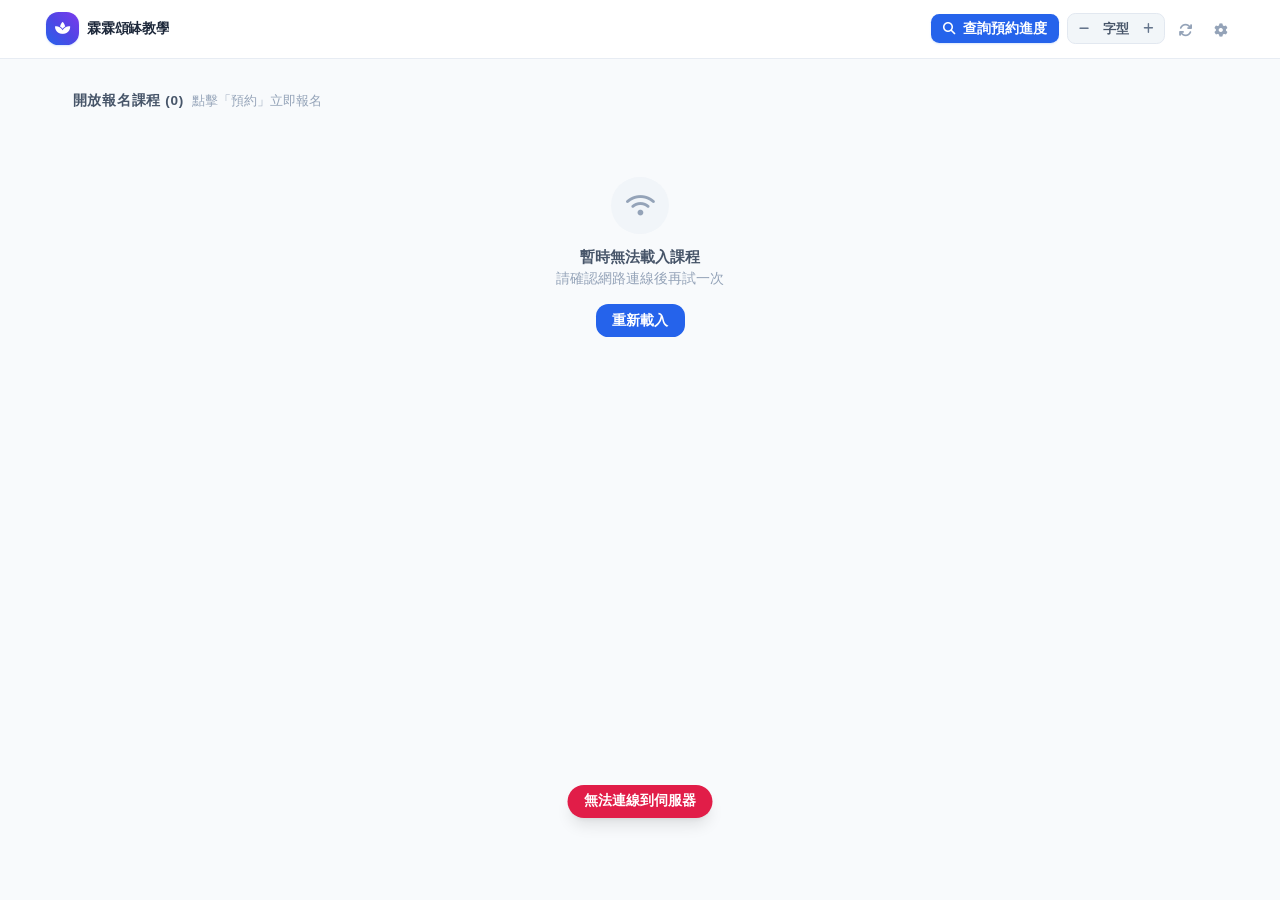
<file: index.html>
<!DOCTYPE html>
<html lang="zh-TW">
<head>
  <meta charset="UTF-8">
  <meta name="viewport" content="width=device-width, initial-scale=1.0">
  <meta name="theme-color" content="#2563eb">
  <title>霖霖的課程預約系統</title>
  <link rel="stylesheet" href="tailwind.css?v=3.7.3">
  <link rel="stylesheet" href="https://cdnjs.cloudflare.com/ajax/libs/font-awesome/6.4.0/css/all.min.css">
  <style>
    :root { --client-font-size: 16px; }
    html  { font-size: var(--client-font-size) !important; }
    @media (min-width: 768px)  { :root { --client-font-size: 16.5px; } }
    @media (min-width: 1024px) { :root { --client-font-size: 17px; } }

    body {
      background-color: #f8fafc;
      font-family: -apple-system, BlinkMacSystemFont, "Segoe UI", Roboto,
        "Noto Sans TC", "Helvetica Neue", Arial, sans-serif;
      -webkit-tap-highlight-color: transparent;
      font-size: 1rem; line-height: 1.5;
    }
    .text-\[9px\]  { font-size: 0.65rem !important; }
    .text-\[10px\] { font-size: 0.70rem !important; }
    .text-\[11px\] { font-size: 0.76rem !important; }
    .text-xs       { font-size: 0.82rem !important; }
    .text-sm       { font-size: 0.90rem !important; }
    .text-base     { font-size: 1.00rem !important; }
    .text-lg       { font-size: 1.12rem !important; }
    .text-xl       { font-size: 1.25rem !important; }
    .text-2xl      { font-size: 1.40rem !important; }

    .custom-scrollbar::-webkit-scrollbar { display: none; }
    .custom-scrollbar { scrollbar-width: none; }

    .glass-nav {
      background: rgba(255,255,255,0.92);
      backdrop-filter: blur(12px);
      -webkit-backdrop-filter: blur(12px);
    }

    @keyframes fadeInUp {
      from { opacity:0; transform:translateY(10px); }
      to   { opacity:1; transform:translateY(0); }
    }
    .toast { animation: fadeInUp .3s ease; }

    @keyframes cardIn {
      from { transform:translateY(6px); opacity:0; }
      to   { transform:none; opacity:1; }
    }
    .card-in { animation: cardIn .25s ease both; }

    @media (prefers-reduced-motion: reduce) {
      .card-in, .toast { animation: none; }
    }

    /* ══ 課程標籤 chip ══ */
    .chip-list {
      display: flex;
      flex-wrap: wrap;
      gap: 0.5rem;
      padding-bottom: 0.25rem;
    }
    @media (min-width: 768px) {
      .chip-list {
        flex-wrap: nowrap;
        overflow-x: auto;
        scrollbar-width: none;
        padding-right: 2rem;
      }
      .chip-list::-webkit-scrollbar { display: none; }
    }

    .course-chip {
      display: inline-flex;
      align-items: center;
      gap: 0.35rem;
      padding: 0.42rem 0.9rem;
      border-radius: 999px;
      border: 2px solid #bfdbfe;
      background: #eff6ff;
      cursor: pointer;
      transition: all .15s ease;
      white-space: nowrap;
      flex-shrink: 0;
      font-size: 0.80rem;
      font-weight: 700;
      color: #1e40af;
      line-height: 1.2;
      -webkit-tap-highlight-color: transparent;
      user-select: none;
      min-height: 2.2rem;
      max-width: calc(100vw - 2.5rem);
    }
    .course-chip:hover  { border-color: #60a5fa; background: #dbeafe; color: #1d4ed8; }
    .course-chip:active { transform: scale(0.96); }
    .course-chip.active {
      border-color: #1d4ed8;
      background: linear-gradient(135deg, #2563eb 0%, #4f46e5 100%);
      color: #fff;
      box-shadow: 0 3px 10px rgba(37,99,235,.35);
    }
    .course-chip.full-chip {
      border-color: #e2e8f0; background: #f8fafc; color: #94a3b8; opacity: 0.75;
    }
    .course-chip.full-chip:hover { border-color: #cbd5e1; background: #f1f5f9; }

    /* chip 文字截斷：需要 display:block + white-space:nowrap 才能生效 */
    .chip-label {
      display: block;
      overflow: hidden;
      text-overflow: ellipsis;
      white-space: nowrap;
      max-width: 14rem;
    }

    .chip-count {
      font-size: 0.65rem;
      font-weight: 800;
      padding: 0.06rem 0.42rem;
      border-radius: 999px;
      background: rgba(0,0,0,0.10);
      line-height: 1.4;
      flex-shrink: 0;
    }
    .course-chip.active    .chip-count { background: rgba(255,255,255,0.28); }
    .course-chip.full-chip .chip-count { background: rgba(0,0,0,0.06); }

    /* ══ 地點篩選 select ══ */
    .location-select-wrap {
      position: relative;
      display: inline-flex;
      align-items: center;
    }
    .location-select-wrap .loc-icon {
      position: absolute;
      left: 0.6rem;
      top: 50%;
      transform: translateY(-50%);
      pointer-events: none;
      font-size: 0.65rem;
      color: #f43f5e;
      z-index: 1;
      line-height: 1;
    }
    .location-select-wrap select {
      padding: 0.4rem 1.8rem 0.4rem 1.75rem;
      font-size: 0.76rem;
      font-weight: 600;
      color: #334155;
      border-radius: 0.75rem;
      border: 1.5px solid #e2e8f0;
      background-color: #fff;
      background-image: url("data:image/svg+xml,%3Csvg xmlns='http://www.w3.org/2000/svg' width='10' height='6' viewBox='0 0 10 6'%3E%3Cpath fill='%2364748b' d='M0 0l5 6 5-6z'/%3E%3C/svg%3E");
      background-repeat: no-repeat;
      background-position: right 0.45rem center;
      appearance: none;
      -webkit-appearance: none;
      outline: none;
      cursor: pointer;
    }
    .location-select-wrap select:focus {
      border-color: #3b82f6;
      box-shadow: 0 0 0 2px rgba(59,130,246,0.2);
    }

    .skeleton-label {
      display: flex; align-items: center; justify-content: center;
      gap: 0.5rem; padding: 0.75rem 0;
      font-size: 0.82rem; font-weight: 700; color: #94a3b8;
    }
    .modal-open { display: flex !important; }
  </style>

  <!-- localStorage 存取包裹 try/catch，防隱私模式／舊版瀏覽器崩潰 -->
  <script>
    (function () {
      var saved = NaN;
      try { saved = parseFloat(localStorage.getItem("custom_font_size")); } catch(e) {}
      window.currentFontSize = (!isNaN(saved) && saved > 0)
        ? saved : (window.innerWidth >= 768 ? 16.5 : 16);
      document.documentElement.style.setProperty(
        "--client-font-size", window.currentFontSize + "px"
      );
    })();
  </script>
</head>
<body class="min-h-screen text-slate-800 pb-20 overflow-x-hidden">

  <header class="sticky top-0 z-30 glass-nav border-b border-slate-200/80
    px-2.5 sm:px-6 py-2 sm:py-2.5">
    <div class="max-w-6xl mx-auto flex items-center justify-between gap-1.5 sm:gap-2">
      <div class="flex items-center gap-1.5 sm:gap-2 min-w-0">
        <div class="w-7 h-7 sm:w-8 sm:h-8 rounded-xl
          bg-gradient-to-tr from-blue-600 via-indigo-600 to-violet-600
          flex items-center justify-center text-white
          shadow-sm shadow-blue-500/20 shrink-0">
          <i class="fa-solid fa-spa text-xs sm:text-sm"></i>
        </div>
        <span id="brandName"
          class="font-extrabold text-xs sm:text-base text-slate-800
            tracking-tight whitespace-nowrap truncate">
          霖霖頌缽教學
        </span>
      </div>
      <div class="flex items-center gap-1 sm:gap-2 shrink-0">
        <button onclick="openMyBookingsModal()"
          class="hidden sm:inline-flex px-3 py-1.5 bg-blue-600 hover:bg-blue-700
            text-white font-bold rounded-lg text-xs transition items-center gap-1.5
            shadow-sm shadow-blue-500/20 whitespace-nowrap">
          <i class="fa-solid fa-magnifying-glass text-[11px]"></i>
          <span>查詢預約進度</span>
        </button>
        <div class="flex items-center bg-slate-100/90 rounded-lg p-0.5
          border border-slate-200 text-xs">
          <button type="button" onclick="adjustFontSize(-1)" aria-label="縮小字型"
            class="px-2 py-1 rounded text-slate-500 font-bold
              hover:text-blue-600 hover:bg-slate-200 transition">
            <i class="fa-solid fa-minus text-[10px]"></i>
          </button>
          <span class="px-1.5 font-bold text-slate-600 select-none text-[11px]">字型</span>
          <button type="button" onclick="adjustFontSize(1)" aria-label="放大字型"
            class="px-2 py-1 rounded text-slate-500 font-bold
              hover:text-blue-600 hover:bg-slate-200 transition">
            <i class="fa-solid fa-plus text-[10px]"></i>
          </button>
        </div>
        <button onclick="loadCourses(true)" title="重新整理" aria-label="重新整理"
          class="p-1 sm:p-1.5 text-slate-400 hover:text-blue-600
            hover:bg-slate-100 rounded-lg transition">
          <i class="fa-solid fa-arrows-rotate text-xs" id="refreshIcon"></i>
        </button>
        <a href="admin.html" target="_blank" title="管理後台" aria-label="管理後台"
          class="p-1 sm:p-1.5 text-slate-400 hover:text-rose-600
            hover:bg-rose-50 rounded-lg transition">
          <i class="fa-solid fa-gear text-xs"></i>
        </a>
      </div>
    </div>
  </header>

  <div id="demoBanner"
    class="hidden bg-amber-50 border-b border-amber-200 text-amber-800
      text-[11px] font-bold px-4 py-2 text-center">
    <i class="fa-solid fa-triangle-exclamation mr-1"></i>
    目前為示範模式（尚未設定 GAS 網址），報名資料不會送出。
  </div>

  <main class="max-w-6xl mx-auto px-3 sm:px-6 pt-3 sm:pt-4 space-y-3 sm:space-y-4">

    <div id="noticeBox"
      class="hidden bg-gradient-to-r from-blue-50 to-indigo-50
        border border-blue-100 rounded-2xl px-3.5 py-2.5
        text-xs text-blue-900 items-start gap-2">
      <i class="fa-solid fa-bell text-blue-500 mt-0.5 shrink-0"></i>
      <p id="noticeText" class="leading-relaxed whitespace-pre-line"></p>
    </div>

    <div id="courseSelectorSection" class="hidden">
      <div class="flex items-center justify-between mb-2 px-0.5 gap-2">
        <span class="text-xs font-extrabold text-slate-500 tracking-wider uppercase shrink-0">
          課程篩選
        </span>
        <div id="locationFilterWrap" class="hidden items-center">
          <div class="location-select-wrap">
            <i class="fa-solid fa-location-dot loc-icon"></i>
            <select id="locationFilter"
              onchange="setCourseFilter('location', this.value)"
              aria-label="篩選地點">
            </select>
          </div>
        </div>
      </div>
      <div class="relative">
        <div class="chip-list" id="courseTitleTabs" role="tablist"></div>
        <div class="hidden md:block pointer-events-none absolute right-0 top-0
          bottom-1 w-8 bg-gradient-to-l from-[#f8fafc] to-transparent"></div>
      </div>
    </div>

    <div class="flex items-center justify-between px-0.5">
      <div class="flex items-baseline gap-2">
        <span class="text-xs font-bold text-slate-600 tracking-wider">
          開放報名課程 (<span id="courseCount">0</span>)
        </span>
        <span class="text-[11px] text-slate-400 hidden sm:inline">
          點擊「預約」立即報名
        </span>
      </div>
      <button onclick="openMyBookingsModal()"
        class="sm:hidden px-2.5 py-1 bg-blue-50 hover:bg-blue-100 text-blue-700
          font-bold rounded-lg text-xs transition flex items-center gap-1.5
          border border-blue-200 shadow-sm whitespace-nowrap">
        <i class="fa-solid fa-magnifying-glass text-[10px]"></i>
        <span>查詢進度</span>
      </button>
    </div>

    <div id="loadingSkeleton" class="space-y-3">
      <div class="skeleton-label">
        <i class="fa-solid fa-circle-notch fa-spin text-blue-400"></i>
        <span>正在從伺服器取得最新課程資料…</span>
      </div>
      <div class="grid grid-cols-1 md:grid-cols-2 lg:grid-cols-3 gap-3">
        <div class="bg-white rounded-2xl p-3.5 border border-slate-200/80
          shadow-sm animate-pulse space-y-2">
          <div class="h-3.5 bg-slate-200 rounded w-1/3"></div>
          <div class="h-4 bg-slate-200 rounded w-2/3"></div>
          <div class="h-3 bg-slate-100 rounded w-1/2"></div>
          <div class="h-1.5 bg-slate-100 rounded w-full"></div>
        </div>
        <div class="bg-white rounded-2xl p-3.5 border border-slate-200/80
          shadow-sm animate-pulse space-y-2">
          <div class="h-3.5 bg-slate-200 rounded w-1/3"></div>
          <div class="h-4 bg-slate-200 rounded w-2/3"></div>
          <div class="h-3 bg-slate-100 rounded w-1/2"></div>
          <div class="h-1.5 bg-slate-100 rounded w-full"></div>
        </div>
      </div>
    </div>

    <div id="courseContainer"
      class="hidden grid grid-cols-1 md:grid-cols-2 lg:grid-cols-3 gap-3">
    </div>

    <div id="noCoursesState" class="hidden text-center py-12 px-4">
      <div class="w-14 h-14 bg-slate-100 rounded-full flex items-center
        justify-center text-slate-400 mx-auto mb-3">
        <i id="emptyIcon" class="fa-regular fa-calendar-xmark text-2xl"></i>
      </div>
      <p id="emptyTitle" class="text-sm font-bold text-slate-600">
        目前暫無開放預約的課程
      </p>
      <p id="emptyDesc" class="text-xs text-slate-400 mt-1">
        請稍後再回來查看最新排程
      </p>
      <button id="emptyRetry" onclick="loadCourses(true)"
        class="hidden mt-4 px-4 py-2 bg-blue-600 text-white
          text-xs font-bold rounded-xl">
        重新載入
      </button>
    </div>
  </main>

  <!-- 報名 Modal -->
  <div id="bookingModal" role="dialog" aria-modal="true"
    aria-labelledby="modalCourseTitle"
    class="hidden fixed inset-0 z-50 items-end sm:items-center justify-center
      bg-slate-900/60 backdrop-blur-sm p-0 sm:p-4"
    onclick="if(event.target===this) closeModal()">
    <div id="bookingModalInner"
      class="bg-white w-full max-w-md rounded-t-3xl sm:rounded-2xl
        p-5 sm:p-6 shadow-2xl border border-slate-100
        max-h-[92vh] sm:max-h-[88vh] overflow-y-auto">
      <div class="flex items-start justify-between pb-3
        border-b border-slate-100 mb-4 gap-3">
        <div class="min-w-0">
          <span class="text-[11px] font-bold tracking-wider text-blue-600">
            COURSE BOOKING
          </span>
          <h2 class="text-lg font-bold text-slate-900 leading-tight"
            id="modalCourseTitle">預約課程</h2>
        </div>
        <button onclick="closeModal()" aria-label="關閉"
          class="w-8 h-8 shrink-0 rounded-full bg-slate-100 text-slate-400
            hover:text-slate-600 flex items-center justify-center transition">
          <i class="fa-solid fa-xmark"></i>
        </button>
      </div>

      <div class="bg-slate-50 rounded-xl p-3.5 mb-4 text-xs text-slate-600
        space-y-1.5 border border-slate-100">
        <div class="flex items-center gap-2">
          <i class="fa-regular fa-clock text-blue-500 w-4 text-center shrink-0"></i>
          <span id="modalDateTime" class="font-semibold text-slate-800"></span>
        </div>
        <div class="flex items-center gap-2">
          <i class="fa-solid fa-location-dot text-blue-500 w-4 text-center shrink-0"></i>
          <span id="modalLocation"></span>
        </div>
        <div class="flex items-center gap-2">
          <i class="fa-solid fa-user-group text-blue-500 w-4 text-center shrink-0"></i>
          <span id="modalSeats"></span>
        </div>
        <div id="modalNotesRow" class="hidden items-start gap-2">
          <i class="fa-solid fa-circle-info text-blue-500 w-4 text-center mt-0.5 shrink-0"></i>
          <span id="modalNotes" class="leading-relaxed"></span>
        </div>
        <div id="modalPriceRow"
          class="hidden items-center gap-2 pt-1.5 border-t
            border-slate-200/70 mt-1.5 flex-wrap">
          <i class="fa-solid fa-tag text-emerald-500 w-4 text-center shrink-0"></i>
          <span id="modalPriceText" class="font-black text-sm"></span>
          <span id="modalPriceOriginal" class="text-[11px] text-slate-400 line-through"></span>
          <span id="modalPriceCountdown" class="text-[11px] font-bold text-rose-600"></span>
        </div>
      </div>

      <form id="bookingForm" onsubmit="handleBookingSubmit(event)" class="space-y-3.5">
        <input type="hidden" id="modalCourseId">
        <div>
          <label for="studentName"
            class="block text-xs font-semibold text-slate-700 mb-1">
            學員姓名 <span class="text-rose-500">*</span>
          </label>
          <input type="text" id="studentName" required maxlength="50"
            autocomplete="name" placeholder="請輸入姓名"
            class="w-full text-sm px-3.5 py-2.5 rounded-xl border border-slate-200
              focus:outline-none focus:ring-2 focus:ring-blue-500
              focus:border-transparent transition">
        </div>
        <div>
          <label for="studentPhone"
            class="block text-xs font-semibold text-slate-700 mb-1">
            聯絡電話 <span class="text-rose-500">*</span>
          </label>
          <input type="tel" id="studentPhone" required maxlength="20"
            autocomplete="off" inputmode="tel" placeholder="例如：0912345678"
            class="w-full text-sm px-3.5 py-2.5 rounded-xl border border-slate-200
              focus:outline-none focus:ring-2 focus:ring-blue-500
              focus:border-transparent transition">
        </div>
        <div>
          <label for="studentLine"
            class="block text-xs font-semibold text-slate-700 mb-1">
            Line ID
            <span class="text-slate-400 font-normal">(用於確認報名成功通知)</span>
          </label>
          <input type="text" id="studentLine" maxlength="50"
            placeholder="請輸入您的 Line ID"
            class="w-full text-sm px-3.5 py-2.5 rounded-xl border border-slate-200
              focus:outline-none focus:ring-2 focus:ring-blue-500
              focus:border-transparent transition">
        </div>
        <div>
          <label for="studentEmail"
            class="block text-xs font-semibold text-slate-700 mb-1">
            Email
            <span class="text-slate-400 font-normal">
              (選填，確認入帳後可收到確認信)
            </span>
          </label>
          <div class="relative">
            <i class="fa-solid fa-envelope absolute left-3.5 top-1/2
              -translate-y-1/2 text-slate-400 text-xs pointer-events-none"></i>
            <input type="email" id="studentEmail" maxlength="100"
              autocomplete="email" placeholder="example@gmail.com"
              class="w-full text-sm pl-9 pr-3.5 py-2.5 rounded-xl
                border border-slate-200 focus:outline-none
                focus:ring-2 focus:ring-blue-500 focus:border-transparent transition">
          </div>
        </div>

        <div class="bg-slate-50 border border-slate-200/90 rounded-2xl p-3.5 space-y-3">
          <div>
            <label class="block text-xs font-bold text-slate-800 mb-1.5">
              付款方式 <span class="text-rose-500">*</span>
            </label>
            <div class="grid grid-cols-2 gap-2.5">
              <button type="button" id="payMethodBank"
                onclick="selectPayMethod('bank')"></button>
              <button type="button" id="payMethodLine"
                onclick="selectPayMethod('line')"></button>
            </div>
          </div>
          <div id="bankCodeContainer" class="space-y-2.5 pt-1">
            <div class="bank-info-box"></div>
            <div>
              <div class="flex items-center justify-between mb-1">
                <label for="studentPaymentCode"
                  class="text-xs font-bold text-slate-700 flex items-center gap-1">
                  <i class="fa-solid fa-hashtag text-blue-600"></i>
                  <span>匯款帳號後五碼</span>
                  <span class="text-rose-500">*</span>
                </label>
                <span class="text-[11px] text-slate-400">必須剛好 5 碼數字</span>
              </div>
              <input type="text" id="studentPaymentCode"
                inputmode="numeric" maxlength="5" placeholder="例如：42919"
                class="w-full text-base px-3.5 py-2 rounded-xl
                  border border-blue-300 bg-white font-mono font-black
                  tracking-widest text-blue-900 focus:outline-none
                  focus:ring-2 focus:ring-blue-500 transition text-center"
                oninput="this.value=this.value.replace(/[^0-9]/g,'').slice(0,5)">
              <p class="text-[11px] text-slate-500 mt-1">
                管理者將以此 5 位數核對您的銀行入帳
              </p>
            </div>
          </div>
          <div id="linePayContainer"
            class="hidden bg-emerald-50 border border-emerald-200
              rounded-xl p-3 text-xs text-emerald-800 space-y-1">
            <p class="font-bold flex items-center gap-1.5 text-emerald-900">
              <i class="fa-brands fa-line text-emerald-600 text-sm"></i>
              <span>已選擇 LINE 轉帳付款</span>
            </p>
            <p class="text-[11px] leading-relaxed">
              請確認上方已填寫正確的 <b>Line ID</b>，
              送出後我們將透過 LINE 與您核對款項並發送報名成功通知！
            </p>
          </div>
        </div>

        <div>
          <label for="studentNotes"
            class="block text-xs font-semibold text-slate-700 mb-1">
            特殊需求 / 其他備註
            <span class="text-slate-400 font-normal">(選填)</span>
          </label>
          <textarea id="studentNotes" rows="2" maxlength="500"
            placeholder="如自備頌缽、特殊身體狀況需留意等..."
            class="w-full text-sm px-3.5 py-2 rounded-xl border border-slate-200
              focus:outline-none focus:ring-2 focus:ring-blue-500
              focus:border-transparent transition resize-none"></textarea>
        </div>

        <div class="sticky bottom-0 -mx-5 -mb-5 sm:-mx-6 sm:-mb-6 p-4
          bg-white/95 backdrop-blur-sm border-t border-slate-100
          rounded-b-3xl sm:rounded-b-2xl">
          <button type="submit" id="submitBtn"
            class="w-full py-2.5 sm:py-3 bg-blue-600 hover:bg-blue-700
              active:bg-blue-800 disabled:opacity-60 text-white font-bold
              rounded-xl shadow-lg shadow-blue-500/25
              flex items-center justify-center gap-2 transition">
            <span>確認預約報名</span>
            <i class="fa-solid fa-arrow-right text-xs"></i>
          </button>
        </div>
      </form>
    </div>
  </div>

  <!-- 成功 Modal -->
  <div id="successModal" role="dialog" aria-modal="true"
    class="hidden fixed inset-0 z-50 items-center justify-center
      bg-slate-900/60 backdrop-blur-sm p-4">
    <div class="bg-white w-full max-w-sm rounded-2xl p-6 shadow-2xl
      text-center max-h-[92vh] overflow-y-auto">
      <div class="w-16 h-16 bg-emerald-100 text-emerald-600 rounded-full
        flex items-center justify-center text-2xl mx-auto mb-4">
        <i class="fa-solid fa-check"></i>
      </div>
      <h3 class="text-lg font-bold text-slate-900 mb-1">預約資料已送出！</h3>
      <p class="text-xs text-slate-500 mb-4">
        管理員核對款項無誤後，狀態將轉為【報名成功】並通知您。
      </p>
      <div class="bg-slate-50 rounded-xl p-3 text-left text-xs
        text-slate-600 mb-3 space-y-1 border border-slate-100">
        <p><span class="text-slate-400">預約編號：</span>
          <span id="succBookingId" class="font-mono font-bold text-slate-800"></span></p>
        <p><span class="text-slate-400">課程名稱：</span>
          <span id="succCourseTitle" class="font-bold text-slate-800"></span></p>
        <p><span class="text-slate-400">上課時間：</span>
          <span id="succDateTime" class="text-slate-800"></span></p>
        <p id="succPriceRow" class="hidden">
          <span class="text-slate-400">繳費金額：</span>
          <span id="succPrice" class="font-black text-emerald-700"></span></p>
      </div>
      <div id="succBankBox" class="hidden text-left mb-4">
        <p class="text-[11px] font-bold text-slate-500 mb-1.5">
          <i class="fa-solid fa-circle-exclamation text-amber-500 mr-1"></i>
          尚未匯款的話，請匯至以下帳戶：
        </p>
        <div class="bank-info-box"></div>
      </div>
      <div class="grid grid-cols-2 gap-2">
        <button onclick="closeSuccessModal(); openMyBookingsModal();"
          class="py-2.5 bg-blue-50 text-blue-700 border border-blue-200
            font-bold rounded-xl hover:bg-blue-100 transition text-xs">
          查詢進度
        </button>
        <button onclick="closeSuccessModal()"
          class="py-2.5 bg-slate-900 text-white font-bold rounded-xl
            hover:bg-slate-800 transition text-xs">
          完成
        </button>
      </div>
    </div>
  </div>

  <!-- 查詢 Modal -->
  <div id="myBookingsModal" role="dialog" aria-modal="true"
    class="hidden fixed inset-0 z-50 items-center justify-center
      bg-slate-900/60 backdrop-blur-sm p-4"
    onclick="if(event.target===this) closeMyBookingsModal()">
    <div class="bg-white rounded-3xl max-w-md w-full p-5 space-y-4
      max-h-[90vh] flex flex-col shadow-2xl">
      <div class="flex items-center justify-between border-b border-slate-100 pb-3">
        <div class="flex items-center gap-2">
          <div class="w-8 h-8 rounded-xl bg-blue-50 text-blue-600
            flex items-center justify-center">
            <i class="fa-solid fa-ticket"></i>
          </div>
          <div>
            <h3 class="text-sm font-bold text-slate-900">查詢我的預約課程</h3>
            <p class="text-[11px] text-slate-400">請輸入報名時填寫的手機號碼與姓名</p>
          </div>
        </div>
        <button onclick="closeMyBookingsModal()" aria-label="關閉"
          class="w-7 h-7 rounded-full bg-slate-100 hover:bg-slate-200
            text-slate-400 hover:text-slate-700
            flex items-center justify-center text-xs transition">
          <i class="fa-solid fa-xmark"></i>
        </button>
      </div>
      <form class="space-y-2" onsubmit="event.preventDefault(); queryMyBookings();">
        <div class="grid grid-cols-2 gap-2">
          <div class="relative">
            <i class="fa-solid fa-phone absolute left-3 top-1/2
              -translate-y-1/2 text-slate-400 text-xs pointer-events-none"></i>
            <input type="tel" id="queryPhoneInput" inputmode="tel"
              autocomplete="off"
              placeholder="手機號碼" aria-label="手機號碼"
              class="w-full pl-8 pr-3 py-2 text-xs rounded-xl
                border border-slate-200 focus:outline-none
                focus:ring-2 focus:ring-blue-500 font-mono">
          </div>
          <div class="relative">
            <i class="fa-solid fa-user absolute left-3 top-1/2
              -translate-y-1/2 text-slate-400 text-xs pointer-events-none"></i>
            <input type="text" id="queryNameInput"
              placeholder="姓名" aria-label="姓名"
              class="w-full pl-8 pr-3 py-2 text-xs rounded-xl
                border border-slate-200 focus:outline-none
                focus:ring-2 focus:ring-blue-500">
          </div>
        </div>
        <button type="submit"
          class="w-full py-2 bg-blue-600 hover:bg-blue-700 text-white
            font-bold text-xs rounded-xl transition shadow-sm">
          <i class="fa-solid fa-magnifying-glass mr-1"></i>查詢
        </button>
      </form>
      <div id="myBookingsList"
        class="flex-1 overflow-y-auto space-y-2.5 pr-1 min-h-[6rem]">
        <div class="text-center py-6 text-slate-400 text-xs">
          輸入手機號碼與姓名後按「查詢」
        </div>
      </div>
    </div>
  </div>

  <div id="toastHost"
    class="fixed bottom-20 left-1/2 -translate-x-1/2 z-[60]
      pointer-events-none flex flex-col items-center gap-1.5">
  </div>

  <script>
  "use strict";

  var GAS_API_URL =
    "https://script.google.com/macros/s/AKfycbz8XO6H117ptrvwJ0gpeehshT2q6k1wuQry-_dduHJWGrwun13r3AiYLxSF2DeZtGaM/exec";

  var APP_VERSION    = "3.7.3";
  var REFRESH_MIN_MS = 30000;
  var CACHE_SETTINGS = "appsheet_public_settings";
  var FETCH_TIMEOUT  = 12000;

  var API_URL          = "";
  var allCourses       = [];
  var sessionCourses   = [];
  var settings         = {};
  var selectedTitle    = "all";
  var selectedLocation = "all";
  var lastLoadAt       = 0;
  var loadingNow       = false;
  var queryingNow      = false;
  var currentPayMethod = "bank";
  var bgRefreshToken   = 0;

  /* ── 顯示控制 ── */
  function hideEl(el) {
    if (!el) return;
    el.classList.add("hidden");
    el.style.display = "";
  }
  function showFlex(el, show) {
    if (!el) return;
    if (show) { el.classList.remove("hidden"); el.style.display = "flex"; }
    else        hideEl(el);
  }
  function showBlock(el, show) {
    if (!el) return;
    if (show) { el.classList.remove("hidden"); el.style.display = "block"; }
    else        hideEl(el);
  }
  function openModal(el) {
    if (!el) return;
    el.classList.remove("hidden");
    el.classList.add("modal-open");
  }
  function closeModalEl(el) {
    if (!el) return;
    el.classList.add("hidden");
    el.classList.remove("modal-open");
  }

  var $ = function(id) { return document.getElementById(id); };

  function esc(s) {
    return String(s == null ? "" : s)
      .replace(/&/g,"&amp;").replace(/</g,"&lt;").replace(/>/g,"&gt;")
      .replace(/"/g,"&quot;").replace(/'/g,"&#39;");
  }

  function readJSON(key, fallback) {
    try {
      var v = localStorage.getItem(key);
      return v ? JSON.parse(v) : fallback;
    } catch(e) { return fallback; }
  }

  /* localStorage 安全寫入：捕捉配額超出或隱私模式例外 */
  function safeSetItem(key, value) {
    try { localStorage.setItem(key, value); }
    catch(e) { console.warn("localStorage 寫入失敗：", e); }
  }

  /* localStorage 安全讀取：捕捉隱私模式／舊版瀏覽器 SecurityError */
  function safeGetItem(key) {
    try { return localStorage.getItem(key) || ""; }
    catch(e) { return ""; }
  }

  function toast(msg, type) {
    var el = document.createElement("div");
    el.className =
      "toast px-4 py-2 rounded-full text-xs font-bold shadow-lg whitespace-nowrap " +
      (type === "error" ? "bg-rose-600 text-white" : "bg-slate-900 text-white");
    el.textContent = msg;
    $("toastHost").appendChild(el);
    setTimeout(function() {
      el.style.transition = "opacity .4s";
      el.style.opacity    = "0";
      setTimeout(function() {
        if (el.parentNode) el.parentNode.removeChild(el);
      }, 400);
    }, 2800);
  }

  /* ── 日期工具 ── */
  function normDate(s) {
    var p = String(s || "").trim().replace(/\//g,"-").split("-");
    if (p.length !== 3) return String(s || "");
    var y = p[0];
    if      (y.length === 1) y = "200" + y;
    else if (y.length === 2) y = "20"  + y;
    else if (y.length === 3) y = "2"   + y;
    return y + "-" + p[1].padStart(2,"0") + "-" + p[2].padStart(2,"0");
  }

  function twMs(dateStr, timeStr) {
    var d = normDate(dateStr);
    if (!d) return null;
    var t     = String(timeStr || "23:59").trim();
    var parts = t.split(":");
    if (parts.length < 2) return null;
    var hh = parts[0].padStart(2,"0");
    var mm = parts[1].slice(0,2).padStart(2,"0");
    var ms = Date.parse(d + "T" + hh + ":" + mm + ":00+08:00");
    return isNaN(ms) ? null : ms;
  }

  function isCourseExpired(c) {
    var end = String(c.endTime || "").trim() || "23:59";
    var ms  = twMs(c.date, end);
    return ms !== null && ms < Date.now();
  }

  function earlyBirdDeadlineMs(d) {
    if (!d) return null;
    var dateStr = normDate(String(d).trim());
    if (!dateStr) return null;
    var ms = Date.parse(dateStr + "T23:59:59+08:00");
    return isNaN(ms) ? null : ms;
  }

  function getEffectivePrice(c) {
    var eb  = Number(c.earlyBirdPrice) || 0;
    var rg  = Number(c.regularPrice)   || 0;
    var dl  = earlyBirdDeadlineMs(c.earlyBirdDeadline);
    var now = Date.now();
    var ebActive = eb > 0 && (dl === null || now <= dl);
    var price = 0, isEarlyBird = false;
    if (ebActive)    { price = eb; isEarlyBird = true; }
    else if (rg > 0) { price = rg; }
    else if (eb > 0) { price = eb; isEarlyBird = true; }
    return {
      price: price, isEarlyBird: isEarlyBird,
      original: (isEarlyBird && rg > price) ? rg : 0,
      showCountdown: isEarlyBird && dl !== null && dl > now,
      remainMs: dl !== null ? dl - now : null
    };
  }

  function formatCountdown(ms) {
    if (ms === null || ms <= 0) return "";
    var m = Math.floor(ms / 60000);
    var d = Math.floor(m / 1440);
    var h = Math.floor((m % 1440) / 60);
    if (d > 0) return "倒數 " + d + "天" + h + "時";
    if (h > 0) return "倒數 " + h + "時" + (m % 60) + "分";
    return "倒數 " + (m % 60) + "分";
  }

  function formatFullDate(dateStr) {
    var n = normDate(dateStr);
    var p = n.split("-");
    if (p.length !== 3) return String(dateStr || "");
    var d  = new Date(+p[0], +p[1]-1, +p[2]);
    var wd = isNaN(d.getDay()) ? "" : "(週" + "日一二三四五六"[d.getDay()] + ")";
    return (+p[1]) + "/" + (+p[2]) + wd;
  }

  function money(n) {
    var num = Number(n);
    return isNaN(num) ? "" : "NT$ " + num.toLocaleString();
  }

  function adjustFontSize(delta) {
    window.currentFontSize =
      Math.min(40, Math.max(12, window.currentFontSize + delta));
    document.documentElement.style.setProperty(
      "--client-font-size", window.currentFontSize + "px"
    );
    safeSetItem("custom_font_size", window.currentFontSize);
  }

  function fetchWithTimeout(url, options, timeoutMs) {
    options   = options   || {};
    timeoutMs = timeoutMs || FETCH_TIMEOUT;
    var controller = new AbortController();
    var timer = setTimeout(function() { controller.abort(); }, timeoutMs);
    var merged = {};
    for (var k in options) {
      if (Object.prototype.hasOwnProperty.call(options, k)) merged[k] = options[k];
    }
    merged.signal = controller.signal;
    return fetch(url, merged).then(
      function(resp) { clearTimeout(timer); return resp; },
      function(err)  {
        clearTimeout(timer);
        if (err.name === "AbortError") {
          var e = new Error("TIMEOUT"); e.isTimeout = true; throw e;
        }
        throw err;
      }
    );
  }

  function normalizeCoursePrices(list) {
    if (!Array.isArray(list)) return list;
    var re =
      /[(（]\s*早鳥價?[\s:：$NT]*([0-9,]+)[\s/／,，]*(?:定價|原價)[\s:：$NT]*([0-9,]+)\s*[)）]/;
    return list.map(function(c) {
      var notes = String(c.notes || "");
      var eb    = c.earlyBirdPrice || "";
      var rg    = c.regularPrice   || "";
      var m     = notes.match(re);
      if (m) {
        if (!eb) eb = m[1].replace(/,/g,"");
        if (!rg) rg = m[2].replace(/,/g,"");
        notes = notes.replace(m[0],"").trim();
      }
      var out = {};
      for (var k in c) {
        if (Object.prototype.hasOwnProperty.call(c,k)) out[k] = c[k];
      }
      out.notes = notes; out.earlyBirdPrice = eb; out.regularPrice = rg;
      return out;
    });
  }

  function cloneArr(arr) {
    return arr.map(function(c) {
      var out = {};
      for (var k in c) {
        if (Object.prototype.hasOwnProperty.call(c,k)) out[k] = c[k];
      }
      return out;
    });
  }

  function cloneObj(obj) {
    var out = {};
    for (var k in obj) {
      if (Object.prototype.hasOwnProperty.call(obj,k)) out[k] = obj[k];
    }
    return out;
  }

  /* ── Demo ── */
  var DEMO_COURSES = [
    { id:"D1", title:"❷ 學習：頌缽入門",
      date:"2027-01-10", startTime:"09:00", endTime:"13:00",
      capacity:6, bookedCount:5, remaining:1, location:"高雄-近高美館",
      notes:"想學頌缽，照顧自己", earlyBirdPrice:"4000", regularPrice:"5000",
      earlyBirdDeadline:"2026-12-31", status:"開啟報名" },
    { id:"D2", title:"❸ 學習：頌缽進階",
      date:"2027-01-24", startTime:"11:00", endTime:"15:00",
      capacity:8, bookedCount:3, remaining:5, location:"台北場地",
      notes:"想進階技能，運用頌缽", earlyBirdPrice:"4000", regularPrice:"5000",
      earlyBirdDeadline:"", status:"開啟報名" },
    { id:"D3", title:"❷ 學習：初進階整日班",
      date:"2027-01-17", startTime:"09:00", endTime:"18:00",
      capacity:4, bookedCount:4, remaining:0, location:"高雄-近高美館",
      notes:"學習整套頌缽使用方式", earlyBirdPrice:"8000", regularPrice:"12000",
      earlyBirdDeadline:"", status:"開啟報名" }
  ];
  var DEMO_SETTINGS = {
    notice:"（示範）課程開始前 2 小時前取消不扣堂數。",
    bankName:"822 中國信託", bankAccount:"1234-5678-9012", bankHolder:"霖霖身心靈工坊"
  };

  /* ── 初始化 ── */
  document.addEventListener("DOMContentLoaded", function() {

    /* 版本更新時清除舊快取（用 safeGetItem 防隱私模式崩潰） */
    if (safeGetItem("app_version") !== APP_VERSION) {
      var staleKeys = [
        "appsheet_shared_courses","appsheet_shared_bookings",
        "appsheet_bank_name","appsheet_bank_account","appsheet_bank_holder",
        "appsheet_public_settings","appsheet_public_settings_v365"
      ];
      for (var i = 0; i < staleKeys.length; i++) {
        try { localStorage.removeItem(staleKeys[i]); } catch(e) {}
      }
      safeSetItem("app_version", APP_VERSION);
    }

    /* API 網址解析（用 safeGetItem 防崩潰） */
    var urlParams = new URLSearchParams(location.search);
    var queryApi  = urlParams.get("sync") || urlParams.get("api");
    if (GAS_API_URL) {
      API_URL = GAS_API_URL;
    } else if (queryApi && queryApi.indexOf("https://") === 0) {
      safeSetItem("appsheet_gas_api", queryApi);
      API_URL = queryApi;
    } else {
      API_URL = safeGetItem("appsheet_gas_api");
    }
    if (queryApi) {
      try {
        history.replaceState({}, document.title, location.origin + location.pathname);
      } catch(e) {}
    }

    var cached = readJSON(CACHE_SETTINGS, null);
    if (cached && typeof cached === "object") { settings = cached; applySettings(); }

    selectPayMethod("bank", false);
    loadCourses(true);

    /* 早鳥倒數每 30 秒更新 */
    setInterval(function() {
      var expired = false;
      var els = document.querySelectorAll(".eb-countdown[data-eb-deadline]");
      for (var i = 0; i < els.length; i++) {
        var el = els[i];
        var dl = earlyBirdDeadlineMs(el.getAttribute("data-eb-deadline"));
        if (dl === null) continue;
        var remain = dl - Date.now();
        if (remain <= 0) { expired = true; continue; }
        if (el.lastElementChild) el.lastElementChild.textContent = formatCountdown(remain);
      }
      if (expired) renderUI();
    }, 30000);

    /* 軟性重整 */
    var softRefresh = function() {
      if (Date.now() - lastLoadAt > REFRESH_MIN_MS) loadCourses(false);
    };
    document.addEventListener("visibilitychange", function() {
      if (!document.hidden) softRefresh();
    });
    window.addEventListener("focus", softRefresh);

    /* ESC 關閉 Modal */
    document.addEventListener("keydown", function(e) {
      if (e.key !== "Escape") return;
      closeModal(); closeSuccessModal(); closeMyBookingsModal();
    });
  });

  /* ── 載入課程 ── */
  function loadCourses(force) {
    if (loadingNow) return;
    if (!force && Date.now() - lastLoadAt < REFRESH_MIN_MS) return;
    loadingNow = true;
    bgRefreshToken++;

    $("loadingSkeleton").classList.remove("hidden");
    hideEl($("courseContainer"));
    hideEl($("noCoursesState"));
    hideEl($("courseSelectorSection"));
    var icon = $("refreshIcon");
    if (icon) icon.classList.add("fa-spin");

    if (!API_URL) {
      $("demoBanner").classList.remove("hidden");
      setTimeout(function() {
        allCourses     = cloneArr(DEMO_COURSES);
        sessionCourses = cloneArr(DEMO_COURSES);
        settings       = cloneObj(DEMO_SETTINGS);
        applySettings(); removeStaleWarning(); renderUI(); finishLoad();
      }, 300);
      return;
    }

    fetchWithTimeout(API_URL + "?action=getCourses").then(function(resp) {
      if (!resp.ok) throw new Error("HTTP " + resp.status);
      return resp.json();
    }).then(function(json) {
      if (!json.success || !Array.isArray(json.courses))
        throw new Error(json.message || "API 回傳異常");
      allCourses     = normalizeCoursePrices(json.courses);
      sessionCourses = cloneArr(allCourses);
      settings       = json.settings || {};
      safeSetItem(CACHE_SETTINGS, JSON.stringify(settings));
      applySettings(); removeStaleWarning(); renderUI();
    }).catch(function(err) {
      console.warn("loadCourses 失敗：", err);
      $("loadingSkeleton").classList.add("hidden");
      toast(err.isTimeout ? "伺服器繁忙，請稍後再試" : "無法連線到伺服器", "error");
      if (sessionCourses.length > 0) {
        allCourses = sessionCourses; renderUI(); showStaleWarning(!!err.isTimeout);
      } else {
        showEmpty(true, false,
          err.isTimeout ? "伺服器回應逾時" : "暫時無法載入課程",
          err.isTimeout
            ? "目前連線人數較多，請稍後點擊「重新載入」再試"
            : "請確認網路連線後再試一次");
      }
    }).then(finishLoad, finishLoad);
  }

  function finishLoad() {
    lastLoadAt = Date.now();
    loadingNow = false;
    var icon = $("refreshIcon");
    if (icon) icon.classList.remove("fa-spin");
  }

  function showStaleWarning(isTimeout) {
    var existing = $("staleWarningBar");
    if (existing && existing.parentNode) existing.parentNode.removeChild(existing);
    var bar = document.createElement("div");
    bar.id        = "staleWarningBar";
    bar.className =
      "bg-amber-50 border border-amber-200 rounded-xl px-3.5 py-2 " +
      "text-[11px] text-amber-800 font-bold flex items-center gap-2 mt-1";
    bar.innerHTML =
      '<i class="fa-solid fa-triangle-exclamation text-amber-500 shrink-0"></i>' +
      '<span>' + (isTimeout ? "伺服器繁忙" : "網路異常") +
      '，以下為稍早載入的課程資料，名額可能有變動。</span>' +
      '<button onclick="loadCourses(true)" class="ml-auto shrink-0 px-2 py-0.5' +
      ' bg-amber-100 hover:bg-amber-200 border border-amber-300 rounded-lg' +
      ' text-[11px] font-bold transition">重試</button>';
    var container = $("courseContainer");
    container.parentNode.insertBefore(bar, container);
  }

  function removeStaleWarning() {
    var bar = $("staleWarningBar");
    if (bar && bar.parentNode) bar.parentNode.removeChild(bar);
  }

  /* ── 設定 ── */
  function applySettings() {
    if (settings.systemName) {
      document.title             = settings.systemName;
      $("brandName").textContent = settings.systemName;
    }
    var notice = (settings.notice || "").trim();
    showFlex($("noticeBox"), !!notice);
    $("noticeText").textContent = notice;

    var hasBank = !!(settings.bankAccount || "").trim();
    var html = hasBank
      ? ('<div class="bg-blue-50/80 border border-blue-200 rounded-xl p-3' +
         ' text-xs text-blue-950 space-y-1.5">' +
         '<div class="flex items-center justify-between gap-1 flex-wrap">' +
         '<span class="font-bold text-blue-900 flex items-center gap-1.5">' +
         '<i class="fa-solid fa-building-columns text-blue-600"></i>收款帳戶資訊</span>' +
         '<button type="button" onclick="copyBankAccount(this)"' +
         ' class="px-2 py-0.5 bg-white hover:bg-blue-100 text-blue-700 border border-blue-300' +
         ' rounded-lg text-[11px] font-bold transition flex items-center gap-1 shadow-sm' +
         ' active:scale-95 shrink-0"><i class="fa-regular fa-copy"></i>' +
         '<span>複製帳號</span></button></div>' +
         '<div class="font-mono text-[11px] sm:text-xs space-y-1 pt-1 border-t border-blue-200/60">' +
         '<div class="flex items-center justify-between gap-2">' +
         '<span class="text-blue-700 shrink-0">銀行機構</span>' +
         '<span class="font-bold text-right">' + esc(settings.bankName) + '</span></div>' +
         '<div class="flex items-center justify-between gap-2">' +
         '<span class="text-blue-700 shrink-0">收款帳號</span>' +
         '<span class="font-black text-sm tracking-wider text-blue-950 text-right">' +
         esc(settings.bankAccount) + '</span></div>' +
         '<div class="flex items-center justify-between gap-2">' +
         '<span class="text-blue-700 shrink-0">戶　名</span>' +
         '<span class="font-bold text-right">' + esc(settings.bankHolder) + '</span></div>' +
         '</div></div>')
      : ('<div class="bg-amber-50 border border-amber-200 rounded-xl p-3 text-xs text-amber-800">' +
         '<i class="fa-solid fa-circle-info mr-1"></i>' +
         '收款帳號載入中或尚未設定，請送出後依管理員通知付款。</div>');

    var boxes = document.querySelectorAll(".bank-info-box");
    for (var i = 0; i < boxes.length; i++) boxes[i].innerHTML = html;
  }

  function copyBankAccount(btn) {
    var num = String(settings.bankAccount || "").replace(/[^0-9]/g,"");
    if (!num) return;
    var done = function() {
      var label = btn ? btn.querySelector("span") : null;
      if (label) {
        var orig = label.textContent;
        label.textContent = "已複製！";
        setTimeout(function() { label.textContent = orig; }, 1800);
      }
      toast("已複製帳號 " + num);
    };
    if (navigator.clipboard && navigator.clipboard.writeText) {
      navigator.clipboard.writeText(num).then(done, function() { fallbackCopy(num, done); });
    } else { fallbackCopy(num, done); }
  }

  function fallbackCopy(text, done) {
    var ta = document.createElement("textarea");
    ta.value = text; ta.style.cssText = "position:fixed;opacity:0";
    document.body.appendChild(ta); ta.select();
    try { document.execCommand("copy"); done(); }
    catch(e) { alert("匯款帳號：" + text); }
    document.body.removeChild(ta);
  }

  /* ── 渲染 ── */
  function showEmpty(isError, noMatch, customTitle, customDesc) {
    $("loadingSkeleton").classList.add("hidden");
    hideEl($("courseContainer")); hideEl($("courseSelectorSection"));
    $("courseContainer").innerHTML = "";
    $("noCoursesState").classList.remove("hidden");
    $("emptyIcon").className =
      isError ? "fa-solid fa-wifi text-2xl"
      : noMatch ? "fa-solid fa-filter text-2xl"
      : "fa-regular fa-calendar-xmark text-2xl";
    $("emptyTitle").textContent =
      customTitle || (isError ? "暫時無法載入課程"
        : noMatch ? "沒有符合篩選條件的課程" : "目前暫無開放預約的課程");
    $("emptyDesc").textContent =
      customDesc || (isError ? "請確認網路連線後再試一次"
        : noMatch ? "換個課程或地點試試看" : "請稍後再回來查看最新排程");
    $("emptyRetry").classList.toggle("hidden", !isError && !noMatch);
    $("emptyRetry").textContent = noMatch ? "顯示全部課程" : "重新載入";
    $("emptyRetry").onclick = noMatch ? clearFilters : function() { loadCourses(true); };
    $("courseCount").textContent = "0";
  }

  function renderUI() {
    $("loadingSkeleton").classList.add("hidden");

    var active = allCourses.filter(function(c) {
      return !isCourseExpired(c) && (c.status === "開啟報名" || !c.status);
    });

    var titles = [], seenT = {};
    for (var i = 0; i < active.length; i++) {
      var t = active[i].title;
      if (t && !seenT[t]) { seenT[t] = true; titles.push(t); }
    }
    titles.sort();

    var locations = [], seenL = {};
    for (var j = 0; j < active.length; j++) {
      var loc = active[j].location || "待定教室";
      if (!seenL[loc]) { seenL[loc] = true; locations.push(loc); }
    }
    locations.sort();

    if (selectedTitle    !== "all" && titles.indexOf(selectedTitle)       < 0) selectedTitle    = "all";
    if (selectedLocation !== "all" && locations.indexOf(selectedLocation) < 0) selectedLocation = "all";

    var tabsEl = $("courseTitleTabs");

    if (titles.length >= 2) {
      showBlock($("courseSelectorSection"), true);
      tabsEl.innerHTML = "";

      for (var ti = 0; ti < titles.length; ti++) {
        (function(title) {
          var courseList = active.filter(function(c) { return c.title === title; });
          var avail      = courseList.filter(function(c) { return !c.isFull && c.remaining > 0; }).length;
          var total      = courseList.length;
          var allFull    = avail === 0;
          var isActive   = selectedTitle === title;

          var btn = document.createElement("button");
          btn.setAttribute("role","tab");
          btn.setAttribute("aria-selected", String(isActive));
          btn.className =
            "course-chip" + (isActive ? " active" : "") + (allFull ? " full-chip" : "");
          btn.onclick = function() {
            selectedTitle = (selectedTitle === title) ? "all" : title;
            renderUI();
          };
          btn.innerHTML =
            '<span class="chip-label">' + esc(title) + '</span>' +
            '<span class="chip-count">' + total + (allFull ? " 滿" : " 場") + "</span>";
          tabsEl.appendChild(btn);
        })(titles[ti]);
      }

      var showLoc = locations.length >= 2;
      showFlex($("locationFilterWrap"), showLoc);
      if (showLoc) {
        var opts = '<option value="all">全部地點</option>';
        for (var li = 0; li < locations.length; li++) {
          opts += '<option value="' + esc(locations[li]) + '"' +
            (locations[li] === selectedLocation ? " selected" : "") +
            ">" + esc(locations[li]) + "</option>";
        }
        $("locationFilter").innerHTML = opts;
      } else {
        selectedLocation = "all";
      }
    } else {
      hideEl($("courseSelectorSection"));
      tabsEl.innerHTML = "";
      selectedTitle = selectedLocation = "all";
    }

    var list = active.filter(function(c) {
      return selectedTitle === "all" || c.title === selectedTitle;
    }).filter(function(c) {
      return selectedLocation === "all" ||
        (c.location || "待定教室") === selectedLocation;
    }).map(function(c) {
      var out = {};
      for (var k in c) { if (Object.prototype.hasOwnProperty.call(c,k)) out[k] = c[k]; }
      out._full = !!(c.isFull || c.remaining <= 0);
      return out;
    }).sort(function(a, b) {
      if (a._full !== b._full) return a._full ? 1 : -1;
      var ka = normDate(a.date) + " " + (a.startTime || "");
      var kb = normDate(b.date) + " " + (b.startTime || "");
      return ka < kb ? -1 : ka > kb ? 1 : 0;
    });

    $("courseCount").textContent = list.length;
    var filtering = selectedTitle !== "all" || selectedLocation !== "all";

    if (!list.length) { showEmpty(false, active.length > 0 && filtering); return; }

    hideEl($("noCoursesState"));
    var container = $("courseContainer");
    container.classList.remove("hidden");
    container.style.display = "";

    var html = "";
    for (var ci = 0; ci < list.length; ci++) html += courseCard(list[ci], ci);
    container.innerHTML = html;

    var btns = container.querySelectorAll(".js-book-btn");
    for (var bi = 0; bi < btns.length; bi++) {
      (function(b) {
        b.addEventListener("click", function() {
          openBookingModal(b.getAttribute("data-course-id"));
        });
      })(btns[bi]);
    }
  }

  function courseCard(c, i) {
    var full      = c._full;
    var remaining = Math.max(0, Number(c.remaining) || 0);
    var eff       = getEffectivePrice(c);
    var cap       = Number(c.capacity) || 0;
    var pct       = cap
      ? Math.min(100, Math.round((Number(c.bookedCount) || 0) / cap * 100))
      : 0;
    var few       = !full && remaining <= 2 && remaining > 0;
    var barColor  = full ? "bg-slate-300" : few ? "bg-rose-500"
                    : pct >= 60 ? "bg-amber-400" : "bg-emerald-500";
    var endDisplay = String(c.endTime || "").trim();

    var priceHtml = "";
    if (eff.price) {
      var pCls = full ? "text-slate-500 bg-slate-100 border-slate-200"
        : eff.isEarlyBird ? "text-emerald-800 bg-emerald-50 border-emerald-200"
        : "text-blue-800 bg-blue-50 border-blue-200";
      priceHtml =
        '<span class="inline-flex items-baseline gap-1 text-[11px] font-black' +
        ' px-2 py-0.5 rounded-md border ' + pCls + '">' +
        '<i class="fa-solid fa-tag text-[9px]"></i>' +
        (eff.isEarlyBird ? "早鳥 " : "") + money(eff.price) +
        (eff.original
          ? '<s class="font-medium text-slate-400 text-[10px]">' + money(eff.original) + '</s>'
          : "") + "</span>";
    }

    var cdHtml = "";
    if (!full && eff.showCountdown) {
      cdHtml =
        '<span class="eb-countdown inline-flex items-center gap-1 text-[11px]' +
        ' font-bold text-rose-700 bg-rose-50 border border-rose-200 px-2 py-0.5 rounded-md"' +
        ' data-eb-deadline="' + esc(c.earlyBirdDeadline) + '">' +
        '<i class="fa-solid fa-hourglass-half text-[9px]"></i>' +
        '<span>' + formatCountdown(eff.remainMs) + '</span></span>';
    }

    var seatText = full
      ? '<span class="text-slate-500 font-bold inline-flex items-center gap-1">' +
        '<i class="fa-solid fa-lock text-[9px]"></i>已額滿</span>'
      : few
        ? '<span class="text-rose-600 font-black inline-flex items-center gap-1">' +
          '<i class="fa-solid fa-fire text-[10px]"></i>最後 ' + remaining + ' 名</span>'
        : '<span class="text-emerald-600 font-bold inline-flex items-center gap-1">' +
          '<i class="fa-solid fa-user-check text-[9px]"></i>剩 ' + remaining + ' 名</span>';

    var bookBtn = full
      ? '<button disabled class="shrink-0 px-4 py-2 bg-slate-100 text-slate-400' +
        ' font-bold rounded-xl text-xs cursor-not-allowed border border-slate-200">額滿</button>'
      : '<button class="js-book-btn shrink-0 px-4 py-2 bg-blue-600 hover:bg-blue-700' +
        ' text-white font-bold rounded-xl text-xs flex items-center gap-1' +
        ' shadow-sm shadow-blue-500/20 active:scale-95 transition"' +
        ' data-course-id="' + esc(c.id) + '">' +
        '<i class="fa-regular fa-pen-to-square text-[11px]"></i><span>預約</span></button>';

    var aCls  = full ? "border-slate-200 bg-slate-50/80"
                     : "border-slate-200/90 hover:shadow-md hover:border-blue-400";
    var tCls  = full ? "text-slate-500" : "text-slate-900";
    var liCls = full ? "text-slate-400" : "text-rose-500";
    var dCls  = full ? "text-slate-600 bg-slate-100 border-slate-200"
                     : "text-blue-700 bg-blue-50 border-blue-100";

    return (
      '<article class="card-in bg-white rounded-2xl p-3.5 border shadow-sm' +
      ' transition-all duration-150 flex flex-col gap-2.5 ' + aCls + '"' +
      ' style="animation-delay:' + (Math.min(i,8)*30) + 'ms">' +
      '<div class="flex items-center gap-1.5 flex-wrap">' +
      '<span class="inline-flex items-center gap-1 text-[11px] font-bold' +
      ' px-2 py-0.5 rounded-md border ' + dCls + '">' +
      '<i class="fa-regular fa-clock text-[10px]"></i>' +
      formatFullDate(c.date) + " " + esc(c.startTime) +
      (endDisplay ? "–" + esc(endDisplay) : "") +
      "</span>" + priceHtml + cdHtml + "</div>" +
      '<div class="min-w-0"><h3 class="text-sm font-black leading-snug ' + tCls + '">' +
      esc(c.title) + "</h3>" +
      (c.notes
        ? '<p class="text-[11px] text-slate-500 mt-0.5 truncate" title="' +
          esc(c.notes) + '">' + esc(c.notes) + "</p>" : "") +
      "</div>" +
      '<div class="flex items-end justify-between gap-3 mt-auto">' +
      '<div class="min-w-0 flex-1 space-y-1.5">' +
      '<div class="flex items-center gap-2 text-[11px] text-slate-500 min-w-0">' +
      '<span class="truncate flex items-center gap-1 min-w-0">' +
      '<i class="fa-solid fa-location-dot ' + liCls + ' text-[10px] shrink-0"></i>' +
      '<span class="truncate text-slate-700 font-medium">' +
      esc(c.location || "待定教室") + "</span></span>" +
      '<span class="text-slate-300 shrink-0">|</span>' +
      '<span class="shrink-0">' + seatText + "</span></div>" +
      '<div class="h-1.5 bg-slate-100 rounded-full overflow-hidden"' +
      ' role="progressbar" aria-valuenow="' + pct +
      '" aria-valuemin="0" aria-valuemax="100" aria-label="報名進度">' +
      '<div class="h-full ' + barColor + ' rounded-full transition-all"' +
      ' style="width:' + pct + '%"></div></div></div>' +
      bookBtn + "</div></article>"
    );
  }

  function setCourseFilter(type, val) {
    if (type === "location") selectedLocation = val;
    renderUI();
  }
  function clearFilters() { selectedTitle = selectedLocation = "all"; renderUI(); }

  /* ── 付款方式 ── */
  function selectPayMethod(method, autoFocus) {
    if (autoFocus === undefined) autoFocus = true;
    currentPayMethod = method;
    var base = "py-2.5 px-3 rounded-xl border-2 font-bold text-xs flex flex-col" +
               " items-center justify-center gap-1 transition";
    $("payMethodBank").className = base + (method === "bank"
      ? " border-blue-600 bg-blue-50/80 text-blue-900 shadow-sm"
      : " border-slate-200 bg-white hover:bg-blue-50 text-slate-700");
    $("payMethodLine").className = base + (method === "line"
      ? " border-emerald-500 bg-emerald-50/80 text-emerald-900 shadow-sm"
      : " border-slate-200 bg-white hover:bg-emerald-50 text-slate-700");
    $("payMethodBank").innerHTML =
      '<i class="fa-solid fa-building-columns text-blue-600 text-sm"></i>' +
      '<span class="whitespace-nowrap">銀行匯款</span>';
    $("payMethodLine").innerHTML =
      '<i class="fa-brands fa-line text-emerald-500 text-base"></i>' +
      '<span class="whitespace-nowrap">LINE 轉帳</span>';
    $("payMethodBank").setAttribute("aria-pressed", String(method === "bank"));
    $("payMethodLine").setAttribute("aria-pressed", String(method === "line"));
    showBlock($("bankCodeContainer"), method === "bank");
    showBlock($("linePayContainer"),  method === "line");
    if (method === "line") $("studentPaymentCode").value = "";
    else if (autoFocus) setTimeout(function() { $("studentPaymentCode").focus(); }, 50);
  }

  /* ── 報名 Modal ── */
  function openBookingModal(courseId) {
    var c = null;
    for (var i = 0; i < allCourses.length; i++) {
      if (String(allCourses[i].id) === String(courseId)) { c = allCourses[i]; break; }
    }
    if (!c) { toast("課程資訊已更新，請重新整理頁面", "error"); loadCourses(true); return; }

    $("modalCourseId").value          = c.id;
    $("modalCourseTitle").textContent = c.title;
    var endDisplay = String(c.endTime || "").trim();
    $("modalDateTime").textContent =
      formatFullDate(c.date) + " " + c.startTime +
      (endDisplay ? " - " + endDisplay : "");
    $("modalLocation").textContent =
      "地點：" + (c.location || "待定");
    $("modalSeats").textContent =
      "剩餘名額：" + Math.max(0, Number(c.remaining)||0) + " / " + (Number(c.capacity)||0);
    showFlex($("modalNotesRow"), !!c.notes);
    $("modalNotes").textContent = c.notes || "";

    var eff = getEffectivePrice(c);
    showFlex($("modalPriceRow"), !!eff.price);
    if (eff.price) {
      $("modalPriceText").textContent =
        money(eff.price) + (eff.isEarlyBird ? "（早鳥價）" : "（定價）");
      $("modalPriceText").className =
        "font-black text-sm " + (eff.isEarlyBird ? "text-emerald-700" : "text-blue-700");
      $("modalPriceOriginal").textContent  = eff.original ? money(eff.original) : "";
      $("modalPriceCountdown").textContent =
        eff.showCountdown ? "⏳ " + formatCountdown(eff.remainMs) : "";
    }

    /* 使用 safeGetItem 讀取已儲存的表單資料 */
    $("studentName").value        = safeGetItem("saved_name");
    $("studentPhone").value       = safeGetItem("saved_phone");
    $("studentLine").value        = safeGetItem("saved_line");
    $("studentEmail").value       = safeGetItem("saved_email");
    $("studentNotes").value       = "";
    $("studentPaymentCode").value = "";
    selectPayMethod("bank", false);
    openModal($("bookingModal"));
    document.body.style.overflow = "hidden";
    setTimeout(function() {
      $("bookingModalInner").scrollTop = 0;
      $("studentName").focus();
    }, 50);
  }

  function closeModal() {
    closeModalEl($("bookingModal"));
    document.body.style.overflow = "";
  }

  /* ── 送出預約 ── */
  function handleBookingSubmit(e) {
    e.preventDefault();
    var courseId = $("modalCourseId").value;
    var name     = $("studentName").value.trim();
    var phone    = $("studentPhone").value.trim();
    var lineId   = $("studentLine").value.trim();
    var email    = $("studentEmail").value.trim();
    var notes    = $("studentNotes").value.trim();
    var code     = $("studentPaymentCode").value.trim();

    if (phone.replace(/\D/g,"").length < 8) {
      alert("請填寫正確的聯絡電話！"); $("studentPhone").focus(); return;
    }
    if (email && !/^[^\s@]+@[^\s@]+\.[^\s@]+$/.test(email)) {
      alert("Email 格式不正確，請重新確認或清空不填！"); $("studentEmail").focus(); return;
    }

    var paymentCode = "";
    if (currentPayMethod === "bank") {
      if (!/^[0-9]{5}$/.test(code)) {
        alert("【銀行匯款】請填寫剛好 5 碼數字的帳號後五碼！");
        $("studentPaymentCode").focus(); return;
      }
      paymentCode = code;
    } else {
      if (!lineId) {
        alert("【LINE 轉帳】請填寫您的 Line ID，以利我們與您對帳！");
        $("studentLine").focus(); return;
      }
      paymentCode = "LINE轉帳";
    }

    safeSetItem("saved_name",  name);
    safeSetItem("saved_phone", phone);
    safeSetItem("saved_line",  lineId);
    if (email) safeSetItem("saved_email", email);

    var course = null;
    for (var i = 0; i < allCourses.length; i++) {
      if (String(allCourses[i].id) === String(courseId)) { course = allCourses[i]; break; }
    }

    var btn = $("submitBtn");
    btn.disabled  = true;
    btn.innerHTML = '<i class="fa-solid fa-circle-notch fa-spin"></i> 預約送出中...';

    function resetBtn() {
      btn.disabled  = false;
      btn.innerHTML =
        '<span>確認預約報名</span><i class="fa-solid fa-arrow-right text-xs"></i>';
    }

    var payload = JSON.stringify({
      action:"bookCourse", courseId:courseId, name:name, phone:phone,
      lineId:lineId, email:email, paymentCode:paymentCode, notes:notes
    });

    var doSubmit = API_URL
      ? fetchWithTimeout(API_URL, {
          method:"POST",
          headers:{"Content-Type":"text/plain;charset=utf-8"},
          body:payload
        }, FETCH_TIMEOUT).then(function(resp) {
          if (!resp.ok) throw new Error("HTTP " + resp.status);
          return resp.json();
        })
      : new Promise(function(resolve) {
          setTimeout(function() {
            resolve({ success:true,
              bookingId:"DEMO-" + Date.now().toString(36),
              courseTitle: course ? course.title : "",
              dateTime: course ? (course.date + " " + course.startTime) : ""
            });
          }, 400);
        });

    doSubmit.then(function(res) {
      if (!res.success) {
        alert(res.message || "預約失敗，請重試！");
        if (/額滿|停止|結束|不存在/.test(res.message || "")) loadCourses(true);
        return;
      }
      if (course) {
        course.bookedCount = (Number(course.bookedCount) || 0) + 1;
        course.remaining   = Math.max(0, (Number(course.remaining) || 0) - 1);
        course.isFull      = course.remaining <= 0;
        sessionCourses     = cloneArr(allCourses);
      }
      closeModal();
      try { showSuccessModal(res, course); } catch(e) { console.error("showSuccessModal:", e); }
      try { renderUI(); } catch(e) { console.error("renderUI:", e); }

      var token = ++bgRefreshToken;
      lastLoadAt = 0;
      if (API_URL) {
        setTimeout(function() {
          fetchWithTimeout(API_URL + "?action=getCourses").then(function(r) {
            return r.json();
          }).then(function(json2) {
            if (token !== bgRefreshToken) return;
            if (json2.success && Array.isArray(json2.courses)) {
              allCourses     = normalizeCoursePrices(json2.courses);
              sessionCourses = cloneArr(allCourses);
              settings       = json2.settings || settings;
              safeSetItem(CACHE_SETTINGS, JSON.stringify(settings));
              lastLoadAt = Date.now();
              applySettings(); removeStaleWarning();
              try { renderUI(); } catch(e) { console.error("bg renderUI:", e); }
            }
          }).catch(function() {});
        }, 3000);
      }
    }).catch(function(err) {
      console.error("bookCourse 失敗：", err);
      alert(err.isTimeout
        ? "伺服器回應逾時，請稍後再試！\n若不確定是否已送出，請先用「查詢預約進度」確認，避免重複報名。"
        : "網路連線異常，請稍後再試！\n若不確定是否已送出，請先用「查詢預約進度」確認，避免重複報名。"
      );
    }).then(resetBtn, resetBtn);
  }

  /* ── 成功 Modal ── */
  function showSuccessModal(res, course) {
    $("succBookingId").textContent   = res.bookingId   || "";
    $("succCourseTitle").textContent = res.courseTitle || (course ? course.title : "") || "";
    var endDisplay = course ? String(course.endTime || "").trim() : "";
    $("succDateTime").textContent = course
      ? formatFullDate(course.date) + " " + course.startTime +
        (endDisplay ? " - " + endDisplay : "")
      : (res.dateTime || "");
    var priceVal = Number(res.price) || 0;
    var eff = priceVal > 0
      ? { price: priceVal }
      : course ? getEffectivePrice(course) : { price: 0 };
    showBlock($("succPriceRow"), eff.price > 0);
    $("succPrice").textContent = eff.price > 0
      ? money(eff.price) + (res.priceLabel ? "（" + res.priceLabel + "）" : "")
      : "";
    showBlock($("succBankBox"), currentPayMethod === "bank");
    openModal($("successModal"));
  }
  function closeSuccessModal() { closeModalEl($("successModal")); }

  /* ── 查詢 Modal ── */
  function openMyBookingsModal() {
    openModal($("myBookingsModal"));
    /* 使用 safeGetItem 讀取已儲存的查詢資料 */
    $("queryPhoneInput").value = safeGetItem("saved_phone");
    $("queryNameInput").value  = safeGetItem("saved_name");
    if ($("queryPhoneInput").value && $("queryNameInput").value) {
      setTimeout(queryMyBookings, 50);
    } else {
      setTimeout(function() { $("queryPhoneInput").focus(); }, 100);
    }
  }
  function closeMyBookingsModal() { closeModalEl($("myBookingsModal")); }

  var STATUS_UI = {
    "報名成功":["bg-emerald-50 text-emerald-700 border-emerald-200","fa-circle-check","報名成功","款項已確認，名額已保留，上課當天抵達教室簽到即可！"],
    "已收訖":  ["bg-emerald-50 text-emerald-700 border-emerald-200","fa-circle-check","報名成功","款項已確認，名額已保留，上課當天抵達教室簽到即可！"],
    "已簽到":  ["bg-blue-50 text-blue-700 border-blue-200","fa-check-double","已簽到出席","您已於課堂現場完成報到簽到！"],
    "已完成":  ["bg-blue-50 text-blue-700 border-blue-200","fa-flag-checkered","課程已完成","感謝您的參與，期待下次再見！"],
    "已取消":  ["bg-slate-100 text-slate-500 border-slate-200","fa-ban","已取消","此預約已取消或名額已釋出。"]
  };
  var STATUS_PENDING = [
    "bg-amber-50 text-amber-700 border-amber-200","fa-hourglass-half",
    "待確認入帳","已收到您的預約，正在核對款項，確認無誤後將更新為報名成功！"
  ];

  function queryMyBookings() {
    if (queryingNow) return;
    var phone = $("queryPhoneInput").value.trim();
    var name  = $("queryNameInput").value.trim();
    var list  = $("myBookingsList");

    if (!phone || !name) {
      list.innerHTML =
        '<div class="text-center py-6 text-rose-500 text-xs font-bold">' +
        '請輸入報名時的手機號碼與姓名！</div>';
      return;
    }
    if (!API_URL) {
      list.innerHTML =
        '<div class="text-center py-6 text-slate-400 text-xs">' +
        '示範模式無法查詢預約紀錄</div>';
      return;
    }

    queryingNow = true;
    list.innerHTML =
      '<div class="text-center py-8 text-slate-500 text-xs flex items-center justify-center gap-2">' +
      '<i class="fa-solid fa-circle-notch fa-spin text-blue-600"></i>查詢中...</div>';

    function unlock() { queryingNow = false; }

    fetchWithTimeout(
      API_URL + "?action=getBookings" +
      "&phone=" + encodeURIComponent(phone) +
      "&name="  + encodeURIComponent(name)
    ).then(function(resp) {
      return resp.json();
    }).then(function(json) {
      if (!json.success) throw new Error(json.message || "查詢失敗");
      var bookings = json.bookings || [];
      if (!bookings.length) {
        list.innerHTML =
          '<div class="text-center py-8 px-4 bg-slate-50 rounded-2xl' +
          ' border border-dashed border-slate-200 space-y-2">' +
          '<div class="w-10 h-10 rounded-full bg-slate-100 text-slate-400' +
          ' flex items-center justify-center mx-auto text-lg">' +
          '<i class="fa-solid fa-receipt"></i></div>' +
          '<p class="text-xs font-bold text-slate-700">查無預約紀錄</p>' +
          '<p class="text-[11px] text-slate-400">請確認手機號碼與姓名是否與報名時一致</p></div>';
        return;
      }
      var html = "";
      for (var i = 0; i < bookings.length; i++) {
        var b   = bookings[i];
        var st  = (b["簽到狀態"] || "待確認").trim();
        var ui  = STATUS_UI[st] || STATUS_PENDING;
        var classDate = b["上課日期"] || "";
        var classLoc  = b["上課地點"] || "";
        var classTime = b["上課時間"] || "";
        var when  = classDate
          ? formatFullDate(classDate) + (classTime ? " " + classTime : "")
          : "";
        var priceStr = b["繳費金額"] ? money(b["繳費金額"]) : "";
        html +=
          '<div class="bg-white rounded-2xl p-4 border border-slate-200/90' +
          ' shadow-sm space-y-2.5' + (st === "已取消" ? " opacity-60" : "") + '">' +
          '<div class="flex items-start justify-between gap-2">' +
          '<div class="min-w-0 flex-1">' +
          '<span class="inline-flex items-center gap-1 text-[11px] font-bold' +
          ' px-2 py-0.5 rounded-full border ' + ui[0] + '">' +
          '<i class="fa-solid ' + ui[1] + '"></i>' + ui[2] + '</span>' +
          '<h4 class="font-bold text-slate-900 text-sm mt-1.5 leading-snug">' +
          esc(b["課程名稱"] || "-") + "</h4>" +
          (when
            ? '<p class="text-[11px] text-blue-700 font-semibold mt-0.5">' +
              '<i class="fa-regular fa-clock mr-1"></i>' + esc(when) + "</p>"
            : "") +
          (classLoc
            ? '<p class="text-[11px] text-slate-500 mt-0.5">' +
              '<i class="fa-solid fa-location-dot text-rose-400 mr-1"></i>' +
              esc(classLoc) + "</p>"
            : "") +
          "</div>" +
          '<span class="text-xs font-bold text-slate-700 shrink-0">' +
          esc(b["學員姓名"] || "") + "</span></div>" +
          '<div class="bg-slate-50 rounded-xl p-2.5 text-xs text-slate-600' +
          ' space-y-1 border border-slate-100">' +
          '<div class="flex items-center justify-between text-[11px]' +
          ' text-slate-500 gap-2 flex-wrap">' +
          "<span>報名：" + esc(b["報名時間"] || "-") + "</span>" +
          "<span>付款：<b>" + esc(b["匯款五碼"] || "未備註") + "</b></span>" +
          (priceStr
            ? '<span class="text-emerald-700 font-bold">繳費：' + esc(priceStr) + "</span>"
            : "") +
          "</div>" +
          '<p class="text-[11px] leading-relaxed pt-1 text-slate-600' +
          ' border-t border-slate-200/60">' + ui[3] + "</p></div></div>";
      }
      list.innerHTML = html;
    }).catch(function(err) {
      var msg = err.isTimeout ? "伺服器繁忙，請稍後再試" : esc(err.message || "查詢失敗");
      list.innerHTML =
        '<div class="text-center py-6 text-rose-500 text-xs font-bold">' +
        '查詢失敗：' + msg + "</div>";
    }).then(unlock, unlock);
  }
  </script>
</body>
</html>
</file>
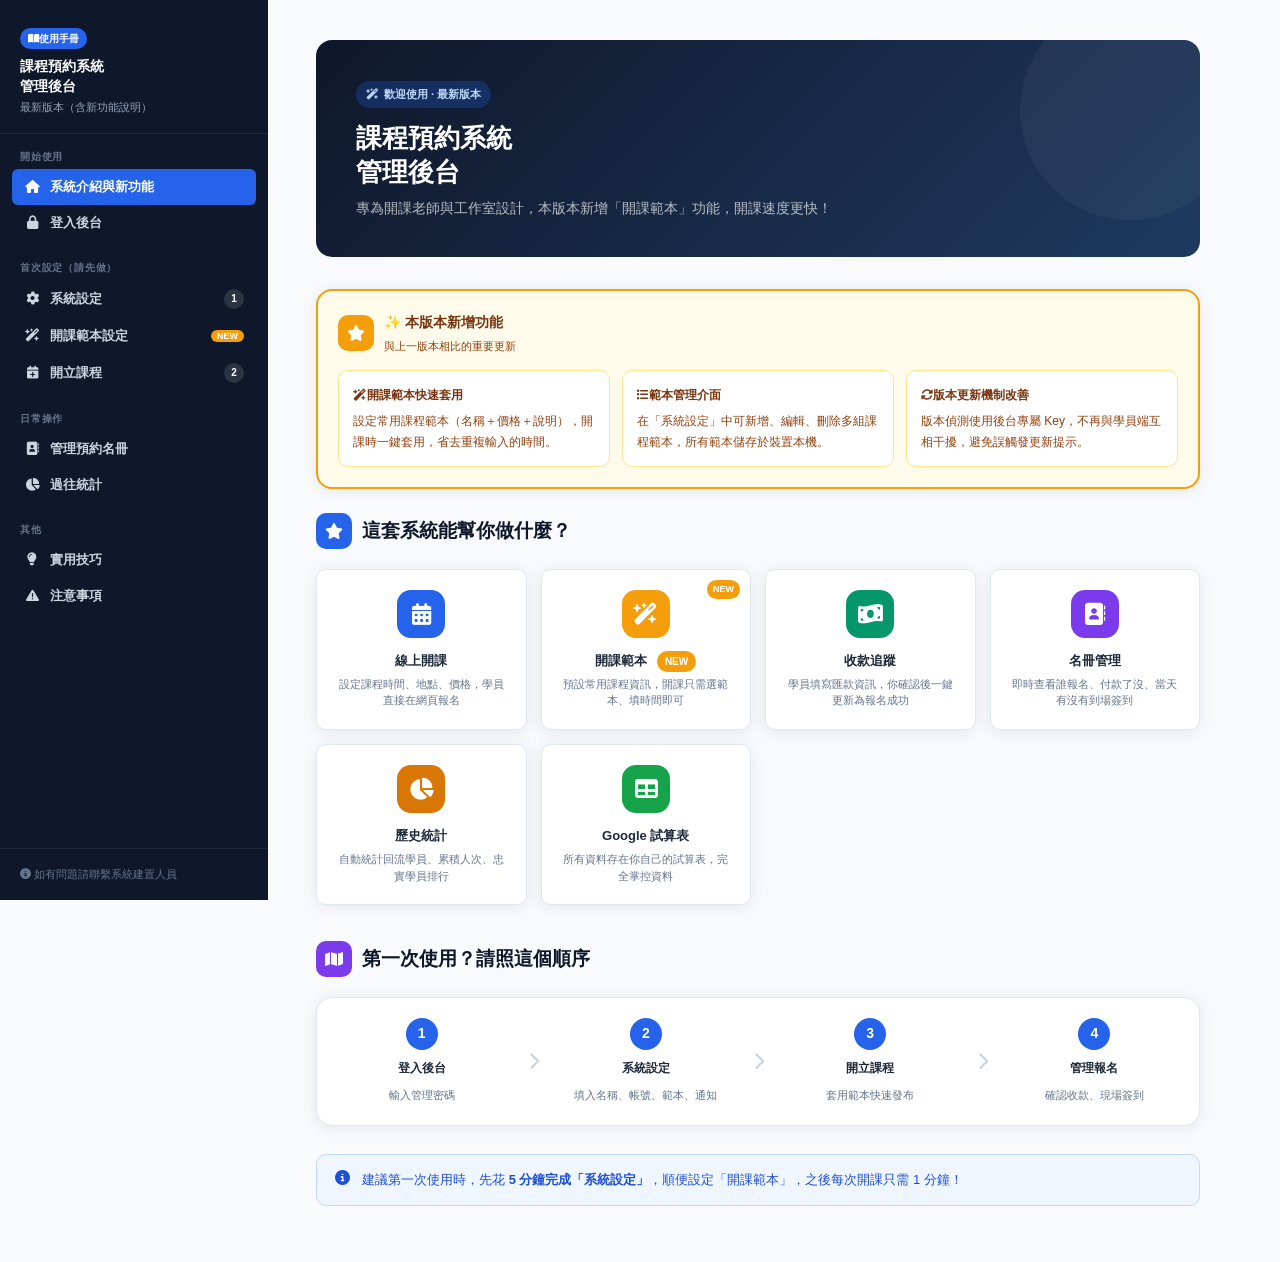
<file: admin_guide.html>
<!DOCTYPE html>
<html lang="zh-TW">
<head>
  <meta charset="UTF-8">
  <meta name="viewport" content="width=device-width, initial-scale=1.0">
  <title>課程預約系統 — 管理後台使用手冊</title>
  <link rel="stylesheet" href="https://cdnjs.cloudflare.com/ajax/libs/font-awesome/6.4.0/css/all.min.css">
  <style>
    :root {
      --blue: #2563eb; --blue-light: #eff6ff; --blue-mid: #bfdbfe;
      --green: #059669; --green-light: #ecfdf5; --green-mid: #a7f3d0;
      --amber: #d97706; --amber-light: #fffbeb; --amber-mid: #fde68a;
      --purple: #7c3aed; --purple-light: #f5f3ff; --purple-mid: #ddd6fe;
      --rose: #e11d48; --rose-light: #fff1f2; --rose-mid: #fecdd3;
      --sky: #0ea5e9; --sky-light: #f0f9ff; --sky-mid: #bae6fd;
      --slate-50: #f8fafc; --slate-100: #f1f5f9; --slate-200: #e2e8f0;
      --slate-300: #cbd5e1; --slate-400: #94a3b8; --slate-500: #64748b;
      --slate-600: #475569; --slate-700: #334155; --slate-800: #1e293b;
      --slate-900: #0f172a;
      --radius: 16px; --radius-sm: 10px; --radius-xs: 6px;
      --shadow: 0 2px 16px 0 rgba(15,23,42,.08);
      --shadow-md: 0 4px 32px 0 rgba(15,23,42,.13);
    }
    *, *::before, *::after { box-sizing: border-box; margin: 0; padding: 0; }
    html { scroll-behavior: smooth; }
    body {
      font-family: -apple-system, BlinkMacSystemFont, "Segoe UI", "PingFang TC",
                   "Microsoft JhengHei", sans-serif;
      background: var(--slate-50); color: var(--slate-800);
      font-size: 15px; line-height: 1.7;
    }

    /* ── Sidebar ── */
    .sidebar {
      position: fixed; top: 0; left: 0; bottom: 0; width: 268px;
      background: var(--slate-900); color: #fff;
      display: flex; flex-direction: column;
      z-index: 100; overflow-y: auto; transition: transform .3s;
    }
    .sidebar-logo {
      padding: 24px 20px 16px;
      border-bottom: 1px solid rgba(255,255,255,.08);
    }
    .sidebar-logo .badge {
      display: inline-block; font-size: 10px; font-weight: 700;
      background: var(--blue); color: #fff;
      padding: 2px 8px; border-radius: 20px; margin-bottom: 8px;
    }
    .sidebar-logo h2 { font-size: 14px; font-weight: 800; line-height: 1.4; }
    .sidebar-logo p { font-size: 11px; color: var(--slate-400); margin-top: 2px; }
    .nav-section { padding: 14px 12px 4px; }
    .nav-section-label {
      font-size: 10px; font-weight: 700; color: var(--slate-500);
      letter-spacing: .08em; padding: 0 8px; margin-bottom: 4px;
      text-transform: uppercase;
    }
    .nav-item {
      display: flex; align-items: center; gap: 10px;
      padding: 9px 12px; border-radius: var(--radius-xs);
      font-size: 13px; font-weight: 600; color: var(--slate-300);
      cursor: pointer; transition: background .15s, color .15s;
      text-decoration: none; border: none; background: none;
      width: 100%; text-align: left;
    }
    .nav-item:hover, .nav-item.active { background: rgba(255,255,255,.08); color: #fff; }
    .nav-item.active { background: var(--blue); color: #fff; }
    .nav-item i { width: 16px; text-align: center; font-size: 13px; }
    .nav-new-badge {
      margin-left: auto; font-size: 9px; font-weight: 800;
      background: #f59e0b; color: #fff;
      padding: 1px 6px; border-radius: 20px; white-space: nowrap;
    }
    .nav-step-num {
      margin-left: auto; min-width: 20px; height: 20px;
      display: flex; align-items: center; justify-content: center;
      border-radius: 50%; font-size: 10px; font-weight: 900;
      background: rgba(255,255,255,.12); color: #fff;
    }
    .sidebar-footer {
      margin-top: auto; padding: 16px 20px;
      border-top: 1px solid rgba(255,255,255,.08);
      font-size: 11px; color: var(--slate-500);
    }

    /* ── Hamburger ── */
    .hamburger {
      display: none; position: fixed; top: 12px; left: 12px;
      z-index: 200; background: var(--slate-900); color: #fff;
      border: none; border-radius: 10px;
      width: 40px; height: 40px; font-size: 16px;
      cursor: pointer; align-items: center; justify-content: center;
    }
    .overlay {
      display: none; position: fixed; inset: 0;
      background: rgba(0,0,0,.5); z-index: 90;
    }

    /* ── Main ── */
    .main { margin-left: 268px; padding: 40px 48px; max-width: 980px; }

    /* ── Sections ── */
    .section { display: none; animation: fadeIn .25s ease; }
    .section.active { display: block; }
    @keyframes fadeIn { from { opacity: 0; transform: translateY(8px); } to { opacity: 1; transform: none; } }

    /* ── Hero ── */
    .page-hero {
      background: linear-gradient(135deg, var(--slate-900) 0%, #1e3a5f 100%);
      color: #fff; border-radius: var(--radius); padding: 40px 40px 36px;
      margin-bottom: 32px; position: relative; overflow: hidden;
    }
    .page-hero::before {
      content: ''; position: absolute; right: -40px; top: -40px;
      width: 220px; height: 220px; border-radius: 50%;
      background: rgba(255,255,255,.04);
    }
    .page-hero .tag {
      display: inline-flex; align-items: center; gap: 6px;
      font-size: 11px; font-weight: 700; color: var(--blue-mid);
      background: rgba(37,99,235,.25); padding: 4px 10px;
      border-radius: 20px; margin-bottom: 14px;
    }
    .page-hero h1 { font-size: 26px; font-weight: 900; line-height: 1.3; }
    .page-hero p { font-size: 14px; color: rgba(255,255,255,.7); margin-top: 8px; max-width: 540px; }
    .new-tag {
      display: inline-flex; align-items: center; gap: 4px;
      font-size: 10px; font-weight: 800; color: #fff;
      background: #f59e0b; padding: 2px 8px; border-radius: 20px;
      vertical-align: middle; margin-left: 6px;
    }

    /* ── Typography ── */
    h2.sec-title {
      font-size: 19px; font-weight: 900; color: var(--slate-900);
      display: flex; align-items: center; gap: 10px; margin-bottom: 20px;
    }
    h2.sec-title .icon {
      width: 36px; height: 36px; border-radius: 10px;
      display: flex; align-items: center; justify-content: center;
      font-size: 16px; color: #fff; flex-shrink: 0;
    }
    h3.sub-title {
      font-size: 15px; font-weight: 800; color: var(--slate-800);
      margin: 24px 0 12px; display: flex; align-items: center;
    }
    h3.sub-title i { margin-right: 8px; }

    /* ── Cards ── */
    .card {
      background: #fff; border-radius: var(--radius);
      border: 1.5px solid var(--slate-200); padding: 24px;
      box-shadow: var(--shadow); margin-bottom: 20px;
    }
    .card-blue   { background: var(--blue-light);   border-color: var(--blue-mid);   }
    .card-green  { background: var(--green-light);  border-color: var(--green-mid);  }
    .card-amber  { background: var(--amber-light);  border-color: var(--amber-mid);  }
    .card-purple { background: var(--purple-light); border-color: var(--purple-mid); }
    .card-rose   { background: var(--rose-light);   border-color: var(--rose-mid);   }
    .card-sky    { background: var(--sky-light);    border-color: var(--sky-mid);    }
    .card-new {
      background: #fffbeb; border: 2px solid #f59e0b;
      border-radius: var(--radius); padding: 20px; margin-bottom: 16px;
      box-shadow: var(--shadow);
    }
    .card-new-header {
      display: flex; align-items: center; gap: 10px; margin-bottom: 14px;
    }
    .card-new-icon {
      width: 36px; height: 36px; border-radius: 10px;
      background: #f59e0b; color: #fff;
      display: flex; align-items: center; justify-content: center;
      font-size: 16px; flex-shrink: 0;
    }
    .card-new-title { font-size: 14px; font-weight: 900; color: #78350f; }
    .card-new-sub   { font-size: 11px; color: #92400e; margin-top: 2px; }

    /* ── Feature Grid ── */
    .feature-grid {
      display: grid; grid-template-columns: repeat(auto-fit, minmax(200px, 1fr));
      gap: 14px; margin-bottom: 24px;
    }
    .feature-item {
      background: #fff; border-radius: var(--radius-sm);
      border: 1.5px solid var(--slate-200);
      padding: 20px 18px; text-align: center;
      box-shadow: var(--shadow); transition: transform .15s, box-shadow .15s;
      position: relative;
    }
    .feature-item:hover { transform: translateY(-2px); box-shadow: var(--shadow-md); }
    .feature-item .fi-icon {
      width: 48px; height: 48px; border-radius: 14px;
      display: flex; align-items: center; justify-content: center;
      font-size: 22px; margin: 0 auto 12px; color: #fff;
    }
    .feature-item h4 { font-size: 13px; font-weight: 800; color: var(--slate-800); }
    .feature-item p  { font-size: 11px; color: var(--slate-500); margin-top: 4px; line-height: 1.5; }
    .feature-item .fi-new {
      position: absolute; top: 10px; right: 10px;
      font-size: 9px; font-weight: 800; background: #f59e0b;
      color: #fff; padding: 2px 6px; border-radius: 20px;
    }

    /* ── Steps ── */
    .steps-row {
      display: flex; align-items: stretch; gap: 0;
      background: #fff; border-radius: var(--radius);
      border: 1.5px solid var(--slate-200);
      box-shadow: var(--shadow); overflow: hidden; margin-bottom: 28px;
    }
    .step-box {
      flex: 1; padding: 20px 16px; text-align: center;
      position: relative; display: flex; flex-direction: column;
      align-items: center; gap: 8px;
    }
    .step-box + .step-box::before {
      content: ''; position: absolute; left: 0; top: 50%;
      transform: translateY(-50%);
      width: 1px; height: 60%; background: var(--slate-200);
    }
    .step-num {
      width: 32px; height: 32px; border-radius: 50%;
      background: var(--blue); color: #fff;
      font-size: 14px; font-weight: 900;
      display: flex; align-items: center; justify-content: center;
    }
    .step-box h4 { font-size: 12px; font-weight: 800; color: var(--slate-800); }
    .step-box p  { font-size: 11px; color: var(--slate-500); }
    .step-arrow {
      display: flex; align-items: center; justify-content: center;
      color: var(--slate-300); font-size: 18px; padding: 0 2px;
    }

    /* ── Table ── */
    .info-table { width: 100%; border-collapse: collapse; font-size: 13px; }
    .info-table th {
      background: var(--slate-100); color: var(--slate-700);
      font-weight: 700; padding: 10px 14px; text-align: left;
      border-bottom: 2px solid var(--slate-200); font-size: 12px;
    }
    .info-table td {
      padding: 10px 14px; border-bottom: 1px solid var(--slate-100);
      vertical-align: top; color: var(--slate-700);
    }
    .info-table tr:last-child td { border-bottom: none; }
    .info-table tr:hover td { background: var(--slate-50); }
    .req { color: var(--rose); font-weight: 700; }

    /* ── Badges ── */
    .badge-blue   { display:inline-flex;align-items:center;gap:4px;font-size:11px;font-weight:700;padding:3px 10px;border-radius:20px;background:var(--blue-light);color:var(--blue);border:1px solid var(--blue-mid); }
    .badge-green  { display:inline-flex;align-items:center;gap:4px;font-size:11px;font-weight:700;padding:3px 10px;border-radius:20px;background:var(--green-light);color:var(--green);border:1px solid var(--green-mid); }
    .badge-amber  { display:inline-flex;align-items:center;gap:4px;font-size:11px;font-weight:700;padding:3px 10px;border-radius:20px;background:var(--amber-light);color:var(--amber);border:1px solid var(--amber-mid); }
    .badge-purple { display:inline-flex;align-items:center;gap:4px;font-size:11px;font-weight:700;padding:3px 10px;border-radius:20px;background:var(--purple-light);color:var(--purple);border:1px solid var(--purple-mid); }
    .badge-rose   { display:inline-flex;align-items:center;gap:4px;font-size:11px;font-weight:700;padding:3px 10px;border-radius:20px;background:var(--rose-light);color:var(--rose);border:1px solid var(--rose-mid); }
    .badge-slate  { display:inline-flex;align-items:center;gap:4px;font-size:11px;font-weight:700;padding:3px 10px;border-radius:20px;background:var(--slate-100);color:var(--slate-600);border:1px solid var(--slate-200); }
    .badge-new    { display:inline-flex;align-items:center;gap:4px;font-size:10px;font-weight:800;padding:2px 8px;border-radius:20px;background:#fef3c7;color:#92400e;border:1px solid #fde68a; }

    /* ── Mock UI ── */
    .mockup {
      background: var(--slate-100); border-radius: var(--radius);
      border: 1.5px solid var(--slate-200); padding: 16px; margin: 16px 0;
    }
    .mockup-bar {
      background: var(--slate-900); border-radius: 10px 10px 0 0;
      padding: 10px 16px; display: flex; align-items: center; gap: 8px;
      margin: -16px -16px 16px; color: #fff; font-size: 12px;
    }
    .mockup-bar .dot { width: 10px; height: 10px; border-radius: 50%; }
    .mock-btn {
      display: inline-flex; align-items: center; gap: 5px;
      padding: 6px 14px; border-radius: 8px; font-size: 12px;
      font-weight: 700; cursor: default;
    }
    .mock-btn-blue   { background: var(--blue);   color: #fff; }
    .mock-btn-green  { background: var(--green);  color: #fff; }
    .mock-btn-amber  { background: var(--amber);  color: #fff; }
    .mock-btn-slate  { background: var(--slate-200); color: var(--slate-700); }
    .mock-btn-rose   { background: var(--rose);   color: #fff; }
    .mock-btn-purple { background: var(--purple); color: #fff; }
    .mock-field {
      background: #fff; border: 1.5px solid var(--slate-200);
      border-radius: 8px; padding: 7px 12px;
      font-size: 12px; color: var(--slate-500);
      display: block; width: 100%; margin-bottom: 8px;
    }
    .mock-field-label {
      font-size: 11px; font-weight: 700; color: var(--slate-600);
      margin-bottom: 3px; display: block;
    }
    .mock-row { display: flex; gap: 10px; margin-bottom: 10px; }
    .mock-row > * { flex: 1; }
    .mock-select {
      background: #fff; border: 1.5px solid var(--blue-mid);
      border-radius: 8px; padding: 7px 12px;
      font-size: 12px; font-weight: 700; color: var(--blue);
      display: block; width: 100%; margin-bottom: 8px;
    }
    .mock-template-row {
      background: #fff; border: 1.5px solid var(--slate-200);
      border-radius: 10px; padding: 12px 14px; margin-bottom: 8px;
    }
    .mock-template-label {
      font-size: 10px; font-weight: 800; color: var(--blue);
      background: var(--blue-light); padding: 2px 8px;
      border-radius: 20px; display: inline-block; margin-bottom: 8px;
    }

    /* ── Flow ── */
    .flow {
      display: flex; flex-direction: column; gap: 0;
      background: #fff; border-radius: var(--radius);
      border: 1.5px solid var(--slate-200);
      overflow: hidden; box-shadow: var(--shadow); margin-bottom: 20px;
    }
    .flow-item {
      display: flex; align-items: flex-start; gap: 16px;
      padding: 18px 20px; position: relative;
    }
    .flow-item + .flow-item { border-top: 1px solid var(--slate-100); }
    .flow-icon {
      width: 36px; height: 36px; border-radius: 10px;
      display: flex; align-items: center; justify-content: center;
      font-size: 16px; color: #fff; flex-shrink: 0; margin-top: 2px;
    }
    .flow-content h4 { font-size: 13px; font-weight: 800; color: var(--slate-900); }
    .flow-content p  { font-size: 12px; color: var(--slate-500); margin-top: 2px; }

    /* ── Alert ── */
    .alert {
      display: flex; gap: 12px; padding: 14px 18px;
      border-radius: var(--radius-sm); font-size: 13px;
      margin-bottom: 16px; align-items: flex-start;
    }
    .alert i { font-size: 15px; margin-top: 1px; flex-shrink: 0; }
    .alert-blue   { background: var(--blue-light);   color: #1d4ed8; border: 1px solid var(--blue-mid); }
    .alert-green  { background: var(--green-light);  color: #065f46; border: 1px solid var(--green-mid); }
    .alert-amber  { background: var(--amber-light);  color: #92400e; border: 1px solid var(--amber-mid); }
    .alert-rose   { background: var(--rose-light);   color: #9f1239; border: 1px solid var(--rose-mid); }

    /* ── Status Flow ── */
    .status-flow {
      display: flex; align-items: center; gap: 6px;
      flex-wrap: wrap; padding: 20px;
      background: var(--slate-50); border-radius: var(--radius-sm);
      border: 1.5px solid var(--slate-200); margin-bottom: 16px;
    }
    .status-node { display: flex; flex-direction: column; align-items: center; gap: 4px; text-align: center; }
    .status-node .sn-box {
      padding: 6px 12px; border-radius: 20px;
      font-size: 11px; font-weight: 800; white-space: nowrap;
    }
    .status-node .sn-label { font-size: 10px; color: var(--slate-400); }
    .status-arrow { color: var(--slate-300); font-size: 18px; }

    /* ── Stat Cards ── */
    .stat-cards { display: grid; grid-template-columns: repeat(3, 1fr); gap: 12px; margin-bottom: 20px; }
    .stat-card { border-radius: var(--radius-sm); padding: 18px; display: flex; flex-direction: column; gap: 6px; }
    .stat-card .sc-num { font-size: 28px; font-weight: 900; }
    .stat-card .sc-label { font-size: 11px; font-weight: 700; }
    .stat-card .sc-desc { font-size: 11px; opacity: .7; }

    /* ── Tip Box ── */
    .tip-box {
      background: #fff; border-radius: var(--radius-sm);
      border-left: 4px solid var(--blue);
      padding: 14px 18px; font-size: 13px;
      color: var(--slate-700); box-shadow: var(--shadow); margin-bottom: 16px;
    }

    /* ── Checklist ── */
    .checklist { list-style: none; display: flex; flex-direction: column; gap: 8px; }
    .checklist li { display: flex; align-items: flex-start; gap: 10px; font-size: 13px; color: var(--slate-700); }
    .checklist li i { color: var(--green); margin-top: 2px; font-size: 14px; flex-shrink: 0; }

    /* ── Tabs ── */
    .tab-nav {
      display: flex; gap: 4px; background: var(--slate-100);
      border-radius: 10px; padding: 4px; margin-bottom: 16px;
    }
    .tab-btn {
      flex: 1; padding: 8px 12px; border-radius: 7px;
      font-size: 12px; font-weight: 700; cursor: pointer;
      border: none; background: none; color: var(--slate-500);
      transition: background .15s, color .15s;
    }
    .tab-btn.active { background: #fff; color: var(--blue); box-shadow: var(--shadow); }
    .tab-panel { display: none; }
    .tab-panel.active { display: block; }

    /* ── Warn List ── */
    .warn-list { display: flex; flex-direction: column; gap: 10px; }
    .warn-item {
      display: flex; align-items: flex-start; gap: 12px;
      background: #fff; border-radius: var(--radius-sm);
      border: 1.5px solid var(--slate-200);
      padding: 14px 16px; font-size: 13px;
    }
    .warn-item i { font-size: 16px; margin-top: 1px; flex-shrink: 0; }

    /* ── Diff Badge ── */
    .diff-box {
      display: inline-flex; align-items: center; gap: 5px;
      font-size: 10px; font-weight: 800;
      padding: 2px 8px; border-radius: 20px;
    }
    .diff-new { background: #fef3c7; color: #78350f; border: 1px solid #fde68a; }
    .diff-updated { background: var(--blue-light); color: var(--blue); border: 1px solid var(--blue-mid); }

    /* ── Responsive ── */
    @media (max-width: 768px) {
      .sidebar { transform: translateX(-100%); }
      .sidebar.open { transform: translateX(0); }
      .overlay.open { display: block; }
      .hamburger { display: flex; }
      .main { margin-left: 0; padding: 60px 16px 32px; }
      .steps-row { flex-direction: column; }
      .step-box + .step-box::before { top: 0; left: 50%; width: 60%; height: 1px; transform: translateX(-50%); }
      .feature-grid { grid-template-columns: repeat(2, 1fr); }
      .stat-cards { grid-template-columns: 1fr; }
      .page-hero { padding: 28px 24px; }
      .page-hero h1 { font-size: 20px; }
      .mock-row { flex-direction: column; gap: 0; }
    }
  </style>
</head>
<body>

<button class="hamburger" id="hamburger" onclick="toggleSidebar()">
  <i class="fa-solid fa-bars"></i>
</button>
<div class="overlay" id="overlay" onclick="toggleSidebar()"></div>

<!-- ══ Sidebar ══ -->
<nav class="sidebar" id="sidebar">
  <div class="sidebar-logo">
    <div class="badge"><i class="fa-solid fa-book-open mr-1"></i>使用手冊</div>
    <h2>課程預約系統<br>管理後台</h2>
    <p>最新版本（含新功能說明）</p>
  </div>

  <div class="nav-section">
    <div class="nav-section-label">開始使用</div>
    <button class="nav-item active" onclick="showSection('intro')">
      <i class="fa-solid fa-house"></i> 系統介紹與新功能
    </button>
    <button class="nav-item" onclick="showSection('login')">
      <i class="fa-solid fa-lock"></i> 登入後台
    </button>
  </div>

  <div class="nav-section">
    <div class="nav-section-label">首次設定（請先做）</div>
    <button class="nav-item" onclick="showSection('setup')">
      <i class="fa-solid fa-gear"></i> 系統設定
      <span class="nav-step-num">1</span>
    </button>
    <button class="nav-item" onclick="showSection('template')">
      <i class="fa-solid fa-wand-magic-sparkles"></i> 開課範本設定
      <span class="nav-new-badge">NEW</span>
    </button>
    <button class="nav-item" onclick="showSection('course')">
      <i class="fa-solid fa-calendar-plus"></i> 開立課程
      <span class="nav-step-num">2</span>
    </button>
  </div>

  <div class="nav-section">
    <div class="nav-section-label">日常操作</div>
    <button class="nav-item" onclick="showSection('booking')">
      <i class="fa-solid fa-address-book"></i> 管理預約名冊
    </button>
    <button class="nav-item" onclick="showSection('history')">
      <i class="fa-solid fa-chart-pie"></i> 過往統計
    </button>
  </div>

  <div class="nav-section">
    <div class="nav-section-label">其他</div>
    <button class="nav-item" onclick="showSection('tips')">
      <i class="fa-solid fa-lightbulb"></i> 實用技巧
    </button>
    <button class="nav-item" onclick="showSection('notice')">
      <i class="fa-solid fa-triangle-exclamation"></i> 注意事項
    </button>
  </div>

  <div class="sidebar-footer">
    <i class="fa-solid fa-circle-info mr-1"></i>
    如有問題請聯繫系統建置人員
  </div>
</nav>

<!-- ══ Main ══ -->
<main class="main">

  <!-- ══════════════════════ 系統介紹 ══════════════════════ -->
  <div class="section active" id="sec-intro">
    <div class="page-hero">
      <div class="tag"><i class="fa-solid fa-wand-magic-sparkles"></i> 歡迎使用 · 最新版本</div>
      <h1>課程預約系統<br>管理後台</h1>
      <p>專為開課老師與工作室設計，本版本新增「開課範本」功能，開課速度更快！</p>
    </div>

    <!-- 新功能亮點 -->
    <div class="card-new" style="margin-bottom:24px">
      <div class="card-new-header">
        <div class="card-new-icon"><i class="fa-solid fa-star"></i></div>
        <div>
          <div class="card-new-title">✨ 本版本新增功能</div>
          <div class="card-new-sub">與上一版本相比的重要更新</div>
        </div>
      </div>
      <div style="display:grid;grid-template-columns:repeat(auto-fit,minmax(220px,1fr));gap:12px">
        <div style="background:#fff;border-radius:10px;border:1.5px solid #fde68a;padding:14px">
          <div style="font-size:12px;font-weight:800;color:#78350f;margin-bottom:6px">
            <i class="fa-solid fa-wand-magic-sparkles text-amber-500 mr-1"></i>開課範本快速套用
          </div>
          <div style="font-size:12px;color:#92400e">設定常用課程範本（名稱＋價格＋說明），開課時一鍵套用，省去重複輸入的時間。</div>
        </div>
        <div style="background:#fff;border-radius:10px;border:1.5px solid #fde68a;padding:14px">
          <div style="font-size:12px;font-weight:800;color:#78350f;margin-bottom:6px">
            <i class="fa-solid fa-list text-amber-500 mr-1"></i>範本管理介面
          </div>
          <div style="font-size:12px;color:#92400e">在「系統設定」中可新增、編輯、刪除多組課程範本，所有範本儲存於裝置本機。</div>
        </div>
        <div style="background:#fff;border-radius:10px;border:1.5px solid #fde68a;padding:14px">
          <div style="font-size:12px;font-weight:800;color:#78350f;margin-bottom:6px">
            <i class="fa-solid fa-rotate text-amber-500 mr-1"></i>版本更新機制改善
          </div>
          <div style="font-size:12px;color:#92400e">版本偵測使用後台專屬 Key，不再與學員端互相干擾，避免誤觸發更新提示。</div>
        </div>
      </div>
    </div>

    <h2 class="sec-title">
      <span class="icon" style="background:var(--blue)"><i class="fa-solid fa-star"></i></span>
      這套系統能幫你做什麼？
    </h2>

    <div class="feature-grid">
      <div class="feature-item">
        <div class="fi-icon" style="background:var(--blue)"><i class="fa-solid fa-calendar-days"></i></div>
        <h4>線上開課</h4>
        <p>設定課程時間、地點、價格，學員直接在網頁報名</p>
      </div>
      <div class="feature-item">
        <div class="fi-icon" style="background:#f59e0b"><i class="fa-solid fa-wand-magic-sparkles"></i></div>
        <h4>開課範本 <span class="new-tag">NEW</span></h4>
        <p>預設常用課程資訊，開課只需選範本、填時間即可</p>
        <div class="fi-new">NEW</div>
      </div>
      <div class="feature-item">
        <div class="fi-icon" style="background:var(--green)"><i class="fa-solid fa-money-bill-wave"></i></div>
        <h4>收款追蹤</h4>
        <p>學員填寫匯款資訊，你確認後一鍵更新為報名成功</p>
      </div>
      <div class="feature-item">
        <div class="fi-icon" style="background:var(--purple)"><i class="fa-solid fa-address-book"></i></div>
        <h4>名冊管理</h4>
        <p>即時查看誰報名、付款了沒、當天有沒有到場簽到</p>
      </div>
      <div class="feature-item">
        <div class="fi-icon" style="background:var(--amber)"><i class="fa-solid fa-chart-pie"></i></div>
        <h4>歷史統計</h4>
        <p>自動統計回流學員、累積人次、忠實學員排行</p>
      </div>
      <div class="feature-item">
        <div class="fi-icon" style="background:#16a34a"><i class="fa-solid fa-table"></i></div>
        <h4>Google 試算表</h4>
        <p>所有資料存在你自己的試算表，完全掌控資料</p>
      </div>
    </div>

    <h2 class="sec-title" style="margin-top:36px">
      <span class="icon" style="background:var(--purple)"><i class="fa-solid fa-map"></i></span>
      第一次使用？請照這個順序
    </h2>

    <div class="steps-row">
      <div class="step-box">
        <div class="step-num">1</div>
        <h4>登入後台</h4>
        <p>輸入管理密碼</p>
      </div>
      <div class="step-arrow"><i class="fa-solid fa-chevron-right"></i></div>
      <div class="step-box">
        <div class="step-num">2</div>
        <h4>系統設定</h4>
        <p>填入名稱、帳號、範本、通知</p>
      </div>
      <div class="step-arrow"><i class="fa-solid fa-chevron-right"></i></div>
      <div class="step-box">
        <div class="step-num">3</div>
        <h4>開立課程</h4>
        <p>套用範本快速發布</p>
      </div>
      <div class="step-arrow"><i class="fa-solid fa-chevron-right"></i></div>
      <div class="step-box">
        <div class="step-num">4</div>
        <h4>管理報名</h4>
        <p>確認收款、現場簽到</p>
      </div>
    </div>

    <div class="alert alert-blue">
      <i class="fa-solid fa-circle-info"></i>
      <div>建議第一次使用時，先花 <strong>5 分鐘完成「系統設定」</strong>，順便設定「開課範本」，之後每次開課只需 1 分鐘！</div>
    </div>
  </div>

  <!-- ══════════════════════ 登入 ══════════════════════ -->
  <div class="section" id="sec-login">
    <div class="page-hero">
      <div class="tag"><i class="fa-solid fa-lock"></i> 安全驗證</div>
      <h1>登入後台</h1>
      <p>進入管理後台前，需要輸入管理密碼進行身份驗證。密碼直接對照 Google 試算表驗證，安全可靠。</p>
    </div>

    <div class="mockup">
      <div class="mockup-bar">
        <div class="dot" style="background:#ff5f56"></div>
        <div class="dot" style="background:#ffbd2e"></div>
        <div class="dot" style="background:#27c93f"></div>
        <span style="margin-left:8px;opacity:.6">管理後台安全驗證</span>
      </div>
      <div style="max-width:360px;margin:0 auto;text-align:center;padding:16px 0">
        <div style="width:52px;height:52px;border-radius:16px;background:var(--blue-light);color:var(--blue);display:flex;align-items:center;justify-content:center;font-size:22px;margin:0 auto 14px">
          <i class="fa-solid fa-lock"></i>
        </div>
        <div style="font-size:15px;font-weight:800;color:var(--slate-900);margin-bottom:4px">管理後台安全驗證</div>
        <div style="font-size:11px;color:var(--slate-400);margin-bottom:16px">請輸入管理密碼以存取課程與預約名冊</div>
        <div class="mock-field" style="text-align:center;letter-spacing:.2em;color:var(--slate-300)">••••••••</div>
        <div class="mock-btn mock-btn-blue" style="width:100%;justify-content:center;margin-top:4px">
          <i class="fa-solid fa-arrow-right-to-bracket"></i> 解鎖進入後台
        </div>
        <div style="margin-top:14px;font-size:11px;color:var(--slate-400)">
          <i class="fa-solid fa-arrow-left mr-1"></i> 返回學員預約端
        </div>
      </div>
    </div>

    <table class="info-table card">
      <thead><tr><th>操作</th><th>說明</th></tr></thead>
      <tbody>
        <tr>
          <td><strong>輸入密碼後按 Enter</strong></td>
          <td>或點「解鎖進入後台」按鈕，系統向 Google 試算表驗證密碼</td>
        </tr>
        <tr>
          <td><strong>密碼錯誤</strong></td>
          <td>畫面出現紅色提示，輸入框清空，可重新輸入</td>
        </tr>
        <tr>
          <td><strong>重新整理不需再登入</strong></td>
          <td>登入狀態保存於 Session，關閉分頁後才需重新登入</td>
        </tr>
        <tr>
          <td><strong>返回學員端</strong></td>
          <td>點畫面下方「返回學員預約端」連結</td>
        </tr>
      </tbody>
    </table>

    <div class="alert alert-amber">
      <i class="fa-solid fa-triangle-exclamation"></i>
      <div><strong>預設密碼請洽系統建置人員。</strong>建議登入後立即到「系統設定」修改為自己的密碼。</div>
    </div>
  </div>

  <!-- ══════════════════════ 系統設定 ══════════════════════ -->
  <div class="section" id="sec-setup">
    <div class="page-hero">
      <div class="tag"><i class="fa-solid fa-gear"></i> 首次必做 · 步驟 1</div>
      <h1>系統設定</h1>
      <p>登入後請先完成這些設定，包含新版「開課範本」管理，讓日後開課更順手。</p>
    </div>

    <div class="alert alert-blue">
      <i class="fa-solid fa-circle-info"></i>
      <div>設定完成後，記得點畫面底部的 <strong>「儲存所有設定」</strong> 按鈕，所有設定才會生效。</div>
    </div>

    <!-- 2-1 基本資訊 -->
    <div class="card card-blue" style="margin-bottom:16px">
      <h3 class="sub-title"><i class="fa-solid fa-pen-to-square" style="color:var(--blue)"></i> 基本資訊</h3>
      <table class="info-table">
        <thead><tr><th>設定項目</th><th>說明</th><th>範例</th></tr></thead>
        <tbody>
          <tr>
            <td><strong>系統前台名稱</strong></td>
            <td>顯示在學員報名頁最上方的標題</td>
            <td style="color:var(--slate-500)">霖霖身心靈工坊課程報名</td>
          </tr>
          <tr>
            <td><strong>前台公告</strong></td>
            <td>學員看得到的注意事項或說明</td>
            <td style="color:var(--slate-500)">報名後請於 3 天內完成匯款</td>
          </tr>
          <tr>
            <td><strong>常用教室選單</strong></td>
            <td>每行一個地點，開新課程時可快速選取</td>
            <td style="color:var(--slate-500)">高雄-近高美館<br>台南安南醫院</td>
          </tr>
          <tr>
            <td><strong>早鳥截止預設天數</strong></td>
            <td>開新課程時，系統自動計算「開課日前 N 天」為早鳥截止日</td>
            <td style="color:var(--slate-500)">7（代表前 7 天）</td>
          </tr>
        </tbody>
      </table>
    </div>

    <!-- 2-2 收款帳號 -->
    <div class="card card-green" style="margin-bottom:16px">
      <h3 class="sub-title"><i class="fa-solid fa-building-columns" style="color:var(--green)"></i> 收款帳號設定</h3>
      <p style="font-size:13px;color:var(--slate-600);margin-bottom:14px">學員報名後需要匯款，這裡設定的資訊會自動顯示在報名完成頁面。</p>
      <div class="mockup">
        <div class="mockup-bar">
          <div class="dot" style="background:#ff5f56"></div><div class="dot" style="background:#ffbd2e"></div><div class="dot" style="background:#27c93f"></div>
          <span style="opacity:.6;font-size:12px">收款帳號設定</span>
        </div>
        <div class="mock-row">
          <div><span class="mock-field-label">銀行代碼與名稱</span><div class="mock-field">822 中國信託</div></div>
          <div><span class="mock-field-label">收款帳號</span><div class="mock-field" style="font-family:monospace;font-weight:700">1234-5678-9012</div></div>
          <div><span class="mock-field-label">戶名</span><div class="mock-field">霖霖身心靈工坊</div></div>
        </div>
      </div>
    </div>

    <!-- 2-3 密碼 -->
    <div class="card" style="margin-bottom:16px">
      <h3 class="sub-title"><i class="fa-solid fa-key" style="color:var(--amber)"></i> 修改管理密碼</h3>
      <p style="font-size:13px;color:var(--slate-600);margin-bottom:14px">在「後台管理登入密碼」區塊輸入新密碼後儲存即可。</p>
      <div class="alert alert-amber" style="margin-bottom:0">
        <i class="fa-solid fa-triangle-exclamation"></i>
        <div><strong>留空代表不變更密碼</strong>，只有輸入新密碼才會更新。建議設定 8 字元以上含英數字。</div>
      </div>
    </div>

    <!-- 2-4 Google 試算表 -->
    <div class="card card-green" style="margin-bottom:16px">
      <h3 class="sub-title"><i class="fa-solid fa-table" style="color:var(--green)"></i> 確認 Google 試算表連線</h3>
      <ul class="checklist">
        <li><i class="fa-solid fa-circle-check"></i>在「Google 試算表雲端資料庫」區塊，點「<strong>測試連線</strong>」按鈕</li>
        <li><i class="fa-solid fa-circle-check"></i>看到 <span class="badge-green"><i class="fa-solid fa-circle-check"></i>連線測試成功</span> 代表正常</li>
        <li><i class="fa-solid fa-circle-check"></i>區塊標題旁會顯示綠色「已串接 Google 試算表」標籤</li>
      </ul>
    </div>

    <!-- 2-5 通知設定 -->
    <div class="card card-blue" style="margin-bottom:16px">
      <h3 class="sub-title"><i class="fa-solid fa-bell" style="color:var(--blue)"></i> 推播通知設定</h3>
      <div class="tab-nav">
        <button class="tab-btn active" onclick="switchTab(this,'notify-tg')">📱 Telegram</button>
        <button class="tab-btn" onclick="switchTab(this,'notify-email')">📧 Email</button>
      </div>
      <div class="tab-panel active" id="notify-tg">
        <table class="info-table">
          <thead><tr><th>步驟</th><th>說明</th></tr></thead>
          <tbody>
            <tr><td><span class="badge-blue">1</span></td><td>在 Telegram 搜尋 <code style="background:var(--slate-100);padding:2px 6px;border-radius:4px">@BotFather</code>，建立 Bot，取得 <strong>Bot Token</strong></td></tr>
            <tr><td><span class="badge-blue">2</span></td><td>取得你要接收通知的 <strong>Chat ID</strong>（個人或群組皆可）</td></tr>
            <tr><td><span class="badge-blue">3</span></td><td>填入後點「<strong>測試 Telegram 推播</strong>」確認收到訊息</td></tr>
          </tbody>
        </table>
      </div>
      <div class="tab-panel" id="notify-email">
        <table class="info-table">
          <thead><tr><th>欄位</th><th>說明</th></tr></thead>
          <tbody>
            <tr><td><strong>管理員收件 Email</strong></td><td>新報名時系統通知這個信箱</td></tr>
            <tr><td><strong>寄件者顯示名稱</strong></td><td>信件上顯示的發件人名稱</td></tr>
            <tr><td><strong>學員確認信開關</strong></td><td>開啟後，確認入帳時詢問是否同時寄信給學員</td></tr>
          </tbody>
        </table>
      </div>
    </div>

    <div class="card" style="text-align:center;padding:28px">
      <div style="font-size:30px;margin-bottom:10px">💾</div>
      <div style="font-size:15px;font-weight:800;color:var(--slate-900);margin-bottom:6px">所有設定填完後</div>
      <div class="mock-btn mock-btn-blue" style="display:inline-flex">
        <i class="fa-solid fa-floppy-disk"></i> 儲存所有設定
      </div>
      <div style="font-size:12px;color:var(--green);margin-top:12px;font-weight:700">
        <i class="fa-solid fa-circle-check mr-1"></i>看到綠色提示「設定已成功儲存」代表完成！
      </div>
    </div>
  </div>

  <!-- ══════════════════════ 開課範本（NEW） ══════════════════════ -->
  <div class="section" id="sec-template">
    <div class="page-hero" style="background:linear-gradient(135deg,#78350f,#b45309)">
      <div class="tag" style="background:rgba(254,243,199,.2);color:#fef3c7">
        <i class="fa-solid fa-wand-magic-sparkles"></i> 全新功能
      </div>
      <h1>開課範本設定</h1>
      <p>預先設定好常用課程的名稱、價格與說明，開課時一鍵套用，省去重複輸入的麻煩！</p>
    </div>

    <div class="card-new">
      <div class="card-new-header">
        <div class="card-new-icon"><i class="fa-solid fa-lightbulb"></i></div>
        <div>
          <div class="card-new-title">什麼是「開課範本」？</div>
          <div class="card-new-sub">開課前必讀，了解如何善用此功能</div>
        </div>
      </div>
      <p style="font-size:13px;color:var(--slate-700);line-height:1.8">
        如果你長期開設固定幾種課程（例如：頌缽入門、頌缽進階、音療體驗），每次開課都要重新輸入課程名稱和價格會很麻煩。<br><br>
        「開課範本」就是讓你把這些固定資訊預先存好，下次開課時從下拉選單選一下，名稱、價格、說明全部自動帶入，你只需要填入日期和時間就完成了！
      </p>
    </div>

    <h2 class="sec-title">
      <span class="icon" style="background:#f59e0b"><i class="fa-solid fa-list-check"></i></span>
      如何設定範本？
    </h2>

    <div class="flow">
      <div class="flow-item">
        <div class="flow-icon" style="background:var(--blue)"><i class="fa-solid fa-gear"></i></div>
        <div class="flow-content">
          <h4>步驟 1：進入「系統設定」頁籤</h4>
          <p>點上方頁籤列的「⚙️ 系統設定」</p>
        </div>
      </div>
      <div class="flow-item">
        <div class="flow-icon" style="background:#f59e0b"><i class="fa-solid fa-wand-magic-sparkles"></i></div>
        <div class="flow-content">
          <h4>步驟 2：找到「開課範本設定」區塊</h4>
          <p>在「早鳥截止預設天數」下方，可以看到範本管理區</p>
        </div>
      </div>
      <div class="flow-item">
        <div class="flow-icon" style="background:var(--green)"><i class="fa-solid fa-plus"></i></div>
        <div class="flow-content">
          <h4>步驟 3：點「＋ 新增」按鈕新增範本</h4>
          <p>每個範本包含：課程名稱、早鳥價、定價、課程說明四個欄位</p>
        </div>
      </div>
      <div class="flow-item">
        <div class="flow-icon" style="background:var(--purple)"><i class="fa-solid fa-floppy-disk"></i></div>
        <div class="flow-content">
          <h4>步驟 4：點「儲存所有設定」</h4>
          <p>範本儲存在裝置本機，下次開啟後台會自動載入</p>
        </div>
      </div>
    </div>

    <!-- Mock 範本設定畫面 -->
    <h2 class="sec-title">
      <span class="icon" style="background:var(--slate-700)"><i class="fa-solid fa-eye"></i></span>
      範本設定畫面長這樣
    </h2>

    <div class="mockup">
      <div class="mockup-bar">
        <div class="dot" style="background:#ff5f56"></div><div class="dot" style="background:#ffbd2e"></div><div class="dot" style="background:#27c93f"></div>
        <span style="opacity:.6;font-size:12px">系統設定 → 開課範本設定</span>
      </div>

      <div style="background:#f8fafc;border:1.5px solid var(--slate-200);border-radius:10px;padding:14px;margin-bottom:12px">
        <div style="display:flex;justify-content:space-between;align-items:center;margin-bottom:12px">
          <div>
            <div style="font-size:12px;font-weight:800;color:var(--slate-900);display:flex;align-items:center;gap:6px">
              <i class="fa-solid fa-wand-magic-sparkles" style="color:var(--blue)"></i> 開課範本設定
            </div>
            <div style="font-size:11px;color:var(--slate-500);margin-top:2px">開立課程時可快速帶入名稱、價格與說明</div>
          </div>
          <div class="mock-btn mock-btn-blue" style="font-size:11px;padding:5px 10px">
            <i class="fa-solid fa-plus"></i> 新增
          </div>
        </div>

        <!-- 範本 1 -->
        <div class="mock-template-row">
          <div class="mock-template-label">範本 #1</div>
          <div class="mock-row">
            <div>
              <span class="mock-field-label">課程名稱</span>
              <div class="mock-field" style="font-weight:700;color:var(--slate-900)">❷ 學習：頌缽入門</div>
            </div>
            <div>
              <span class="mock-field-label" style="color:var(--green)">早鳥價 (NT$)</span>
              <div class="mock-field" style="color:var(--green);font-weight:700">4000</div>
            </div>
            <div>
              <span class="mock-field-label">定價 (NT$)</span>
              <div class="mock-field" style="font-weight:700">5000</div>
            </div>
            <div>
              <span class="mock-field-label">課程說明</span>
              <div class="mock-field">想學頌缽，照顧自己</div>
            </div>
          </div>
        </div>

        <!-- 範本 2 -->
        <div class="mock-template-row">
          <div class="mock-template-label">範本 #2</div>
          <div class="mock-row">
            <div>
              <span class="mock-field-label">課程名稱</span>
              <div class="mock-field" style="font-weight:700;color:var(--slate-900)">❸ 學習：頌缽進階</div>
            </div>
            <div>
              <span class="mock-field-label" style="color:var(--green)">早鳥價 (NT$)</span>
              <div class="mock-field" style="color:var(--green);font-weight:700">4000</div>
            </div>
            <div>
              <span class="mock-field-label">定價 (NT$)</span>
              <div class="mock-field" style="font-weight:700">5000</div>
            </div>
            <div>
              <span class="mock-field-label">課程說明</span>
              <div class="mock-field">想進階技能，運用頌缽</div>
            </div>
          </div>
        </div>
      </div>
    </div>

    <!-- 範本欄位說明 -->
    <h2 class="sec-title" style="margin-top:28px">
      <span class="icon" style="background:var(--blue)"><i class="fa-solid fa-table-list"></i></span>
      範本欄位說明
    </h2>

    <table class="info-table card">
      <thead><tr><th>欄位</th><th>說明</th><th>範例</th></tr></thead>
      <tbody>
        <tr>
          <td><strong>課程名稱</strong></td>
          <td>套用後自動填入「開課表單」的課程名稱欄位</td>
          <td style="color:var(--slate-500)">❷ 學習：頌缽入門</td>
        </tr>
        <tr>
          <td><strong>早鳥價 (NT$)</strong></td>
          <td>套用後自動填入早鳥優惠金額</td>
          <td style="color:var(--green);font-weight:700">4,000</td>
        </tr>
        <tr>
          <td><strong>定價 (NT$)</strong></td>
          <td>套用後自動填入一般定價金額</td>
          <td style="color:var(--slate-700);font-weight:700">5,000</td>
        </tr>
        <tr>
          <td><strong>課程說明</strong></td>
          <td>套用後自動填入課程詳細說明文字</td>
          <td style="color:var(--slate-500)">想學頌缽，照顧自己</td>
        </tr>
      </tbody>
    </table>

    <div class="alert alert-amber">
      <i class="fa-solid fa-triangle-exclamation"></i>
      <div>
        <strong>注意：範本資料儲存在你的裝置本機（瀏覽器），換裝置或換瀏覽器時需要重新設定。</strong><br>
        <span style="font-size:12px">套用範本後，你還是可以手動修改任何欄位，範本只是幫你「預填」，不會鎖定內容。</span>
      </div>
    </div>

    <!-- 開課時如何使用範本 -->
    <h2 class="sec-title" style="margin-top:28px">
      <span class="icon" style="background:#f59e0b"><i class="fa-solid fa-bolt"></i></span>
      開課時如何套用範本？
    </h2>

    <div class="mockup">
      <div class="mockup-bar">
        <div class="dot" style="background:#ff5f56"></div><div class="dot" style="background:#ffbd2e"></div><div class="dot" style="background:#27c93f"></div>
        <span style="opacity:.6;font-size:12px">開立新課程時段 → 快速套用開課範本</span>
      </div>
      <div style="background:#eff6ff;border:1.5px solid var(--blue-mid);border-radius:10px;padding:12px;margin-bottom:12px">
        <span style="font-size:11px;font-weight:800;color:#1d4ed8;display:flex;align-items:center;gap:6px;margin-bottom:8px">
          <i class="fa-solid fa-wand-magic-sparkles"></i> 快速套用開課範本
        </span>
        <div class="mock-select">✨ 選擇常用課程範本...▾</div>
        <div style="font-size:11px;color:var(--blue);margin-top:-4px">👆 從這裡選擇範本，課程名稱、價格、說明會自動填入下方欄位</div>
      </div>
      <div>
        <span class="mock-field-label">課程名稱 <span style="color:red">*</span></span>
        <div class="mock-field" style="font-weight:700;color:var(--slate-900)">❷ 學習：頌缽入門</div>
        <div class="mock-row">
          <div><span class="mock-field-label" style="color:var(--green)">早鳥價 (NT$)</span><div class="mock-field" style="color:var(--green);font-weight:700">4000</div></div>
          <div><span class="mock-field-label">定價 (NT$)</span><div class="mock-field" style="font-weight:700">5000</div></div>
        </div>
        <span class="mock-field-label">課程詳細說明</span>
        <div class="mock-field">想學頌缽，照顧自己</div>
        <div style="font-size:11px;color:var(--green);font-weight:700;text-align:center;margin-top:8px">
          ✅ 以上欄位已自動填入！只需再填入日期與時間即可完成開課
        </div>
      </div>
    </div>

    <div class="tip-box">
      💡 <strong>小技巧：</strong>開課範本只有「快速帶入」的作用，套用後你仍可以自由修改任何欄位。例如這次的早鳥價想特別調整，直接在欄位裡改就好。
    </div>
  </div>

  <!-- ══════════════════════ 開立課程 ══════════════════════ -->
  <div class="section" id="sec-course">
    <div class="page-hero">
      <div class="tag"><i class="fa-solid fa-calendar-plus"></i> 步驟 2</div>
      <h1>開立課程</h1>
      <p>設定好範本後，開課只需選範本、填時間，幾秒鐘就完成！點「課程維護」→「開立新課程時段」。</p>
    </div>

    <!-- Mock 完整開課表單 -->
    <div class="mockup" style="margin-bottom:24px">
      <div class="mockup-bar">
        <div class="dot" style="background:#ff5f56"></div><div class="dot" style="background:#ffbd2e"></div><div class="dot" style="background:#27c93f"></div>
        <span style="opacity:.6;font-size:12px">開立新課程時段</span>
      </div>

      <!-- 範本選取區（NEW） -->
      <div style="background:#eff6ff;border:1.5px solid var(--blue-mid);border-radius:10px;padding:12px;margin-bottom:12px">
        <span style="font-size:11px;font-weight:800;color:#1d4ed8;display:flex;align-items:center;gap:6px;margin-bottom:6px">
          <i class="fa-solid fa-wand-magic-sparkles"></i> 快速套用開課範本
          <span class="new-tag">NEW</span>
        </span>
        <div class="mock-select">【❷ 學習：頌缽入門】早鳥$4000/定價$5000▾</div>
      </div>

      <div>
        <span class="mock-field-label">課程名稱 <span style="color:red">*</span></span>
        <div class="mock-field" style="font-weight:700;color:var(--slate-900)">❷ 學習：頌缽入門工作坊</div>
        <div class="mock-row">
          <div><span class="mock-field-label">開課日期 <span style="color:red">*</span></span><div class="mock-field">2025-08-15</div></div>
          <div><span class="mock-field-label">開始時間 <span style="color:red">*</span></span><div class="mock-field">09:00</div></div>
          <div><span class="mock-field-label">結束時間 <span style="color:red">*</span></span><div class="mock-field">13:00</div></div>
        </div>
        <div class="mock-row">
          <div><span class="mock-field-label">人數上限 <span style="color:red">*</span></span><div class="mock-field" style="font-weight:700">8</div></div>
          <div style="background:var(--amber-light);border-radius:8px;padding:8px"><span class="mock-field-label" style="color:var(--amber)">虛擬報名數 👻</span><div class="mock-field" style="color:var(--amber);font-weight:700;border-color:var(--amber-mid)">3</div></div>
        </div>
        <div class="mock-row">
          <div><span class="mock-field-label" style="color:var(--green)">早鳥價 (NT$)</span><div class="mock-field" style="color:var(--green);font-weight:700">4000</div></div>
          <div><span class="mock-field-label">定價 (NT$)</span><div class="mock-field" style="font-weight:700">5000</div></div>
          <div><span class="mock-field-label" style="color:var(--amber)">早鳥截止日</span><div class="mock-field" style="color:var(--amber);font-weight:700">2025-08-08</div></div>
        </div>
        <div style="display:flex;gap:8px;margin-top:8px">
          <div class="mock-btn mock-btn-slate" style="flex:1;justify-content:center">取消</div>
          <div class="mock-btn mock-btn-blue" style="flex:2;justify-content:center">
            <i class="fa-solid fa-floppy-disk"></i> 確認儲存並同步
          </div>
        </div>
      </div>
    </div>

    <h2 class="sec-title">
      <span class="icon" style="background:var(--blue)"><i class="fa-solid fa-table-list"></i></span>
      課程欄位說明
    </h2>

    <div class="card card-blue" style="margin-bottom:16px">
      <h3 class="sub-title"><i class="fa-solid fa-star" style="color:var(--blue)"></i> 基本資料（必填）</h3>
      <table class="info-table">
        <thead><tr><th>欄位</th><th>說明</th></tr></thead>
        <tbody>
          <tr><td><strong>課程名稱</strong> <span class="req">*</span></td><td>顯示給學員看的課程標題</td></tr>
          <tr><td><strong>人數上限</strong> <span class="req">*</span></td><td>實際可報名的最大人數（系統自動計算剩餘名額）</td></tr>
          <tr><td><strong>開課日期</strong> <span class="req">*</span></td><td>選擇上課日期，早鳥截止日自動計算</td></tr>
          <tr><td><strong>開始 / 結束時間</strong> <span class="req">*</span></td><td>課程的起訖時間</td></tr>
        </tbody>
      </table>
    </div>

    <div class="card card-green" style="margin-bottom:16px">
      <h3 class="sub-title"><i class="fa-solid fa-tag" style="color:var(--green)"></i> 價格設定</h3>
      <table class="info-table">
        <thead><tr><th>欄位</th><th>說明</th></tr></thead>
        <tbody>
          <tr><td><strong>早鳥價</strong></td><td>優惠期間的報名費用（NT$）</td></tr>
          <tr><td><strong>定價</strong></td><td>一般報名費用（NT$）</td></tr>
          <tr><td><strong>早鳥截止日</strong></td><td>填完開課日期後自動計算，可手動調整；超過此日期自動切換為定價，<strong>不需手動操作</strong></td></tr>
        </tbody>
      </table>
    </div>

    <div class="card card-amber" style="margin-bottom:16px">
      <h3 class="sub-title"><i class="fa-solid fa-ghost" style="color:var(--amber)"></i> 進階選項</h3>
      <table class="info-table">
        <thead><tr><th>欄位</th><th>說明</th></tr></thead>
        <tbody>
          <tr>
            <td><strong>虛擬報名數</strong></td>
            <td>顯示給學員的報名人數會加上此數字，讓課程看起來更熱門<br><span style="color:var(--slate-500);font-size:11px">※ 實際名額不受影響，學員看不到此設定</span></td>
          </tr>
          <tr><td><strong>教室 / 上課地點</strong></td><td>從常用清單選取，或自行輸入自訂地點</td></tr>
          <tr><td><strong>報名狀態</strong></td><td><span class="badge-green">開啟報名</span> <span class="badge-slate" style="margin-left:4px">暫停報名</span> <span class="badge-rose" style="margin-left:4px">已結束</span></td></tr>
          <tr><td><strong>課程說明</strong></td><td>顯示在學員報名頁的詳細說明</td></tr>
        </tbody>
      </table>
    </div>

    <div class="card" style="background:var(--green-light);border-color:var(--green-mid);text-align:center;padding:24px">
      <div style="font-size:28px;margin-bottom:8px">🎉</div>
      <div style="font-size:14px;font-weight:800;color:#065f46">儲存後課程立即發布到學員報名頁！</div>
    </div>
  </div>

  <!-- ══════════════════════ 預約名冊 ══════════════════════ -->
  <div class="section" id="sec-booking">
    <div class="page-hero">
      <div class="tag"><i class="fa-solid fa-address-book"></i> 日常操作</div>
      <h1>管理預約名冊</h1>
      <p>課程上線後，學員開始報名，所有報名記錄都在這裡管理。</p>
    </div>

    <h2 class="sec-title">
      <span class="icon" style="background:var(--purple)"><i class="fa-solid fa-route"></i></span>
      學員報名後的標準處理流程
    </h2>

    <div class="flow">
      <div class="flow-item">
        <div class="flow-icon" style="background:var(--slate-600)"><i class="fa-solid fa-user-plus"></i></div>
        <div class="flow-content">
          <h4>學員在報名頁填寫表單</h4>
          <p>填入姓名、電話、Line ID，選擇課程並送出</p>
        </div>
      </div>
      <div class="flow-item">
        <div class="flow-icon" style="background:var(--amber)"><i class="fa-solid fa-bell"></i></div>
        <div class="flow-content">
          <h4>你收到 Telegram / Email 通知</h4>
          <p>後台出現「⏳ 待確認」記錄，學員也會看到匯款帳號</p>
        </div>
      </div>
      <div class="flow-item">
        <div class="flow-icon" style="background:var(--green)"><i class="fa-solid fa-circle-check"></i></div>
        <div class="flow-content">
          <h4>確認學員已匯款 → 點「確認入帳」</h4>
          <p>狀態更新為「✅ 報名成功」，可選擇同時寄確認信給學員</p>
        </div>
      </div>
      <div class="flow-item">
        <div class="flow-icon" style="background:var(--blue)"><i class="fa-solid fa-clipboard-check"></i></div>
        <div class="flow-content">
          <h4>上課當天 → 點「現場簽到」</h4>
          <p>狀態更新為「🎯 已簽到」</p>
        </div>
      </div>
      <div class="flow-item">
        <div class="flow-icon" style="background:var(--slate-400)"><i class="fa-solid fa-flag-checkered"></i></div>
        <div class="flow-content">
          <h4>課程結束 → 自動歸入「過往統計」</h4>
          <p>不需手動操作，系統依課程結束時間自動分類</p>
        </div>
      </div>
    </div>

    <h2 class="sec-title" style="margin-top:28px">
      <span class="icon" style="background:var(--blue)"><i class="fa-solid fa-diagram-project"></i></span>
      預約狀態說明
    </h2>

    <div class="status-flow">
      <div class="status-node"><div class="sn-box badge-amber">⏳ 待確認</div><div class="sn-label">剛報名</div></div>
      <div class="status-arrow"><i class="fa-solid fa-arrow-right"></i></div>
      <div class="status-node"><div class="sn-box badge-green">✅ 報名成功</div><div class="sn-label">已確認收款</div></div>
      <div class="status-arrow"><i class="fa-solid fa-arrow-right"></i></div>
      <div class="status-node"><div class="sn-box badge-blue">🎯 已簽到</div><div class="sn-label">現場到場</div></div>
      <div class="status-arrow"><i class="fa-solid fa-arrow-right"></i></div>
      <div class="status-node"><div class="sn-box badge-slate">🏁 已完成</div><div class="sn-label">課程結束</div></div>
      <div class="status-arrow" style="color:var(--rose-mid)"><i class="fa-solid fa-arrow-down"></i></div>
      <div class="status-node"><div class="sn-box badge-rose">❌ 已取消</div><div class="sn-label">可還原</div></div>
    </div>

    <!-- Mock 名冊 -->
    <div class="mockup" style="margin-bottom:24px">
      <div class="mockup-bar">
        <div class="dot" style="background:#ff5f56"></div><div class="dot" style="background:#ffbd2e"></div><div class="dot" style="background:#27c93f"></div>
        <span style="opacity:.6;font-size:12px">預約名冊</span>
      </div>
      <div style="display:flex;flex-direction:column;gap:10px">
        <div style="background:#fff;border-radius:10px;border:1.5px solid var(--amber-mid);padding:12px 16px">
          <div style="display:flex;justify-content:space-between;align-items:center;flex-wrap:wrap;gap:8px">
            <div>
              <div style="display:flex;align-items:center;gap:6px;margin-bottom:4px">
                <span style="font-size:11px;font-weight:700;color:var(--blue);background:var(--blue-light);padding:2px 8px;border-radius:6px">8/15(五)</span>
                <span class="badge-amber"><i class="fa-solid fa-hourglass-half" style="font-size:9px"></i>待確認</span>
              </div>
              <div style="font-size:14px;font-weight:900;color:var(--slate-900)">王小明 <span style="font-size:11px;font-weight:500;color:var(--slate-500)">頌缽入門工作坊</span></div>
              <div style="font-size:11px;color:var(--slate-500);margin-top:2px">📱 0912-345-678 · 匯款末五碼：<strong>42919</strong></div>
            </div>
            <div style="display:flex;gap:6px;flex-wrap:wrap">
              <div class="mock-btn mock-btn-slate" style="font-size:11px;padding:5px 10px"><i class="fa-solid fa-pen"></i> 修改</div>
              <div class="mock-btn mock-btn-green" style="font-size:11px;padding:5px 12px"><i class="fa-solid fa-circle-check"></i> 確認入帳</div>
              <div class="mock-btn mock-btn-slate" style="font-size:11px;padding:5px 10px">取消</div>
            </div>
          </div>
        </div>
        <div style="background:#fff;border-radius:10px;border:1.5px solid var(--green-mid);padding:12px 16px">
          <div style="display:flex;justify-content:space-between;align-items:center;flex-wrap:wrap;gap:8px">
            <div>
              <div style="display:flex;align-items:center;gap:6px;margin-bottom:4px">
                <span style="font-size:11px;font-weight:700;color:var(--blue);background:var(--blue-light);padding:2px 8px;border-radius:6px">8/15(五)</span>
                <span class="badge-green"><i class="fa-solid fa-circle-check" style="font-size:9px"></i>報名成功</span>
              </div>
              <div style="font-size:14px;font-weight:900;color:var(--slate-900)">李小花 <span style="font-size:11px;font-weight:500;color:var(--slate-500)">頌缽入門工作坊</span></div>
              <div style="font-size:11px;color:var(--slate-500);margin-top:2px">📱 0923-456-789 · NT$ 4,000</div>
            </div>
            <div style="display:flex;gap:6px;flex-wrap:wrap">
              <div class="mock-btn mock-btn-slate" style="font-size:11px;padding:5px 10px"><i class="fa-solid fa-pen"></i> 修改</div>
              <div class="mock-btn mock-btn-blue" style="font-size:11px;padding:5px 12px"><i class="fa-solid fa-clipboard-check"></i> 現場簽到</div>
            </div>
          </div>
        </div>
      </div>
    </div>

    <h2 class="sec-title">
      <span class="icon" style="background:var(--slate-700)"><i class="fa-solid fa-hand-pointer"></i></span>
      操作按鈕說明
    </h2>

    <table class="info-table card">
      <thead><tr><th>按鈕</th><th>何時出現</th><th>用途</th></tr></thead>
      <tbody>
        <tr><td><span class="mock-btn mock-btn-slate" style="font-size:11px;padding:4px 10px"><i class="fa-solid fa-pen"></i> 修改</span></td><td>任何狀態</td><td>修改學員資料、備註、金額、狀態等所有欄位</td></tr>
        <tr><td><span class="mock-btn mock-btn-green" style="font-size:11px;padding:4px 10px"><i class="fa-solid fa-circle-check"></i> 確認入帳</span></td><td>待確認</td><td>確認收到款項，狀態更新為「報名成功」，可選擇寄確認信</td></tr>
        <tr><td><span class="mock-btn mock-btn-blue" style="font-size:11px;padding:4px 10px"><i class="fa-solid fa-clipboard-check"></i> 現場簽到</span></td><td>報名成功</td><td>上課當天學員到場時點此</td></tr>
        <tr><td><span class="mock-btn mock-btn-slate" style="font-size:11px;padding:4px 10px"><i class="fa-solid fa-rotate-left"></i> 取消簽到</span></td><td>已簽到</td><td>誤操作時還原回「報名成功」</td></tr>
        <tr><td><span class="badge-green" style="cursor:default"><i class="fa-brands fa-line"></i> LINE 快捷</span></td><td>有填 Line ID</td><td>複製通知訊息並跳轉至學員 LINE，快速聯繫</td></tr>
        <tr><td><span class="mock-btn mock-btn-slate" style="font-size:11px;padding:4px 10px">取消</span></td><td>非取消狀態</td><td>標記為「已取消」，資料保留，可還原</td></tr>
        <tr><td><span class="mock-btn mock-btn-rose" style="font-size:11px;padding:4px 10px"><i class="fa-solid fa-trash-can"></i> 刪除</span></td><td>已取消</td><td>永久刪除（<strong>不可還原，請謹慎</strong>）</td></tr>
      </tbody>
    </table>

    <h2 class="sec-title" style="margin-top:28px">
      <span class="icon" style="background:var(--blue)"><i class="fa-solid fa-user-pen"></i></span>
      修改學員資料
    </h2>

    <div class="card">
      <div class="mockup">
        <div class="mockup-bar">
          <div class="dot" style="background:#ff5f56"></div><div class="dot" style="background:#ffbd2e"></div><div class="dot" style="background:#27c93f"></div>
          <span style="opacity:.6;font-size:12px">修改預約學員資料</span>
        </div>
        <div class="mock-row">
          <div><span class="mock-field-label">學員姓名</span><div class="mock-field" style="font-weight:700">王小明</div></div>
          <div><span class="mock-field-label">聯絡電話</span><div class="mock-field" style="font-family:monospace">0912-345-678</div></div>
          <div><span class="mock-field-label">Line ID</span><div class="mock-field" style="color:var(--green);font-family:monospace">@mingming</div></div>
        </div>
        <div class="mock-row">
          <div><span class="mock-field-label">繳費金額</span><div class="mock-field" style="font-weight:700;color:var(--green)">4000</div></div>
          <div><span class="mock-field-label">付款 / 匯款末五碼</span><div class="mock-field" style="font-family:monospace">42919</div></div>
          <div><span class="mock-field-label">預約狀態</span><div class="mock-field">✅ 報名成功</div></div>
        </div>
        <div>
          <span class="mock-field-label">學員備註需求</span>
          <div class="mock-field">對花生過敏，請避免含花生食材</div>
        </div>
        <div style="margin-top:8px;background:var(--amber-light);border:1.5px solid var(--amber-mid);border-radius:8px;padding:10px 12px">
          <span class="mock-field-label" style="color:var(--amber)"><i class="fa-solid fa-lock mr-1"></i>管理備註（僅後台可見）</span>
          <div class="mock-field" style="border-color:var(--amber-mid)">已電話確認，匯款確認 OK</div>
        </div>
      </div>
      <div class="alert alert-amber" style="margin-top:14px;margin-bottom:0">
        <i class="fa-solid fa-lock"></i>
        <div><strong>管理備註</strong>只有你看得到，學員完全不知道，可以安心填寫內部備忘。</div>
      </div>
    </div>
  </div>

  <!-- ══════════════════════ 過往統計 ══════════════════════ -->
  <div class="section" id="sec-history">
    <div class="page-hero">
      <div class="tag"><i class="fa-solid fa-chart-pie"></i> 自動統計</div>
      <h1>過往統計</h1>
      <p>課程結束後，資料自動歸入此區，幫你掌握學員輪廓與課程成效。不需手動操作。</p>
    </div>

    <div class="alert alert-blue">
      <i class="fa-solid fa-circle-info"></i>
      <div>課程時間結束後，相關預約記錄會<strong>自動移入「過往統計」</strong>。「預約名冊」只顯示尚未結束的課程。</div>
    </div>

    <div class="stat-cards">
      <div class="stat-card" style="background:var(--blue-light);border:1.5px solid var(--blue-mid)">
        <div class="sc-num" style="color:#1e40af">42</div>
        <div class="sc-label" style="color:#1e40af">👥 獨立學員</div>
        <div class="sc-desc" style="color:#1d4ed8">歷史不重複學員總數</div>
      </div>
      <div class="stat-card" style="background:var(--purple-light);border:1.5px solid var(--purple-mid)">
        <div class="sc-num" style="color:var(--purple)">128</div>
        <div class="sc-label" style="color:var(--purple)">🧾 累積人次</div>
        <div class="sc-desc" style="color:var(--purple)">歷史總報名（不含取消）</div>
      </div>
      <div class="stat-card" style="background:var(--amber-light);border:1.5px solid var(--amber-mid)">
        <div class="sc-num" style="color:var(--amber)">18</div>
        <div class="sc-label" style="color:var(--amber)">❤️ 回流學員</div>
        <div class="sc-desc" style="color:var(--amber)">報名 ≥ 2 次的學員數</div>
      </div>
    </div>

    <div class="tab-nav">
      <button class="tab-btn active" onclick="switchTab(this,'hist-rec')">📋 過往明細</button>
      <button class="tab-btn" onclick="switchTab(this,'hist-stu')">🏆 學員統計</button>
    </div>

    <div class="tab-panel active" id="hist-rec">
      <div class="card">
        <h3 class="sub-title"><i class="fa-solid fa-list-ul" style="color:var(--blue)"></i> 過往明細</h3>
        <p style="font-size:13px;color:var(--slate-600);margin-bottom:14px">所有已結束課程的報名記錄列表，含已取消記錄。可搜尋、排序，並繼續操作。</p>
        <table class="info-table">
          <thead><tr><th>功能</th><th>說明</th></tr></thead>
          <tbody>
            <tr><td>🔍 搜尋</td><td>可搜尋學員姓名、電話、課程名稱、備註</td></tr>
            <tr><td>📅 依開課時間排序</td><td>最近的課程排在最前面</td></tr>
            <tr><td>✅ 確認入帳</td><td>歷史記錄中若有未確認的，仍可補確認</td></tr>
            <tr><td>✏️ 修改</td><td>可修改歷史記錄中的任何欄位</td></tr>
          </tbody>
        </table>
      </div>
    </div>

    <div class="tab-panel" id="hist-stu">
      <div class="card">
        <h3 class="sub-title"><i class="fa-solid fa-trophy" style="color:var(--amber)"></i> 學員統計</h3>
        <div style="display:flex;flex-direction:column;gap:8px;margin-bottom:16px">
          <div style="display:flex;align-items:center;gap:12px;background:var(--amber-light);border:1.5px solid var(--amber-mid);border-radius:10px;padding:12px 16px">
            <div style="font-size:22px">🥇</div>
            <div style="flex:1"><div style="font-weight:800;font-size:14px">林美惠</div><div style="font-size:11px;color:var(--slate-500)">0912-111-222</div></div>
            <div style="text-align:right"><span style="font-size:18px;font-weight:900;color:var(--amber)">7 次</span><div style="font-size:10px;font-weight:700;color:var(--purple);background:var(--purple-light);padding:2px 8px;border-radius:20px;margin-top:2px">★ 核心忠實</div></div>
          </div>
          <div style="display:flex;align-items:center;gap:12px;background:var(--slate-100);border:1.5px solid var(--slate-200);border-radius:10px;padding:12px 16px">
            <div style="font-size:22px">🥈</div>
            <div style="flex:1"><div style="font-weight:800;font-size:14px">陳志豪</div><div style="font-size:11px;color:var(--slate-500)">0923-333-444</div></div>
            <div style="text-align:right"><span style="font-size:18px;font-weight:900;color:var(--slate-600)">3 次</span><div style="font-size:10px;font-weight:700;color:var(--blue);background:var(--blue-light);padding:2px 8px;border-radius:20px;margin-top:2px">回流學員</div></div>
          </div>
        </div>
        <table class="info-table">
          <thead><tr><th>標示</th><th>條件</th><th>說明</th></tr></thead>
          <tbody>
            <tr><td>🥇🥈🥉</td><td>自動</td><td>依報名次數排名前三名</td></tr>
            <tr><td><span class="badge-blue">回流學員</span></td><td>報名 ≥ 2 次</td><td>曾回來上課的學員</td></tr>
            <tr><td><span class="badge-purple">★ 核心忠實</span></td><td>報名 ≥ 3 次</td><td>高忠誠度的鐵粉學員</td></tr>
          </tbody>
        </table>
      </div>
    </div>
  </div>

  <!-- ══════════════════════ 實用技巧 ══════════════════════ -->
  <div class="section" id="sec-tips">
    <div class="page-hero">
      <div class="tag"><i class="fa-solid fa-lightbulb"></i> 進階功能</div>
      <h1>實用技巧</h1>
      <p>掌握這些小技巧，讓你的後台操作更順手。</p>
    </div>

    <div class="card card-blue" style="margin-bottom:16px">
      <h3 class="sub-title"><i class="fa-solid fa-text-height" style="color:var(--blue)"></i> 調整字體大小</h3>
      <p style="font-size:13px;color:var(--slate-600);margin-bottom:14px">右上角標題列提供字體縮放，系統會記住你的偏好設定。</p>
      <div style="display:inline-flex;align-items:center;background:var(--slate-800);border-radius:10px;padding:4px 8px;gap:4px">
        <div style="width:28px;height:28px;border-radius:8px;display:flex;align-items:center;justify-content:center;color:#94a3b8;font-weight:900;font-size:13px">A⁻</div>
        <div style="min-width:40px;text-align:center;font-size:12px;font-weight:700;color:#94a3b8;font-family:monospace">21px</div>
        <div style="width:28px;height:28px;border-radius:8px;display:flex;align-items:center;justify-content:center;color:#94a3b8;font-weight:900;font-size:13px">A⁺</div>
      </div>
    </div>

    <div class="card" style="margin-bottom:16px">
      <h3 class="sub-title"><i class="fa-solid fa-wifi" style="color:var(--green)"></i> 連線狀態燈號</h3>
      <table class="info-table">
        <tbody>
          <tr>
            <td><span style="display:inline-block;width:12px;height:12px;border-radius:50%;background:var(--green);box-shadow:0 0 0 3px rgba(5,150,105,.2)"></span></td>
            <td><strong>綠色閃爍</strong></td><td>已正常連線 Google 試算表</td>
          </tr>
          <tr>
            <td><span style="display:inline-block;width:12px;height:12px;border-radius:50%;background:var(--rose)"></span></td>
            <td><strong>紅色</strong></td><td>連線失敗，點右上角重新整理</td>
          </tr>
          <tr>
            <td><span style="display:inline-block;width:12px;height:12px;border-radius:50%;background:var(--slate-400)"></span></td>
            <td><strong>灰色</strong></td><td>連線中，請稍候</td>
          </tr>
        </tbody>
      </table>
    </div>

    <div class="card card-green" style="margin-bottom:16px">
      <h3 class="sub-title"><i class="fa-solid fa-mobile-screen" style="color:var(--green)"></i> 在其他裝置使用</h3>
      <ul class="checklist">
        <li><i class="fa-solid fa-circle-check"></i>進入「<strong>系統設定</strong>」頁籤</li>
        <li><i class="fa-solid fa-circle-check"></i>點「<strong>複製管理後台網址</strong>」或「<strong>顯示 QR Code</strong>」</li>
        <li><i class="fa-solid fa-circle-check"></i>在新裝置開啟連結，或掃描 QR Code</li>
        <li><i class="fa-solid fa-circle-check"></i>輸入管理密碼，即可正常使用</li>
      </ul>
      <div class="alert alert-amber" style="margin-top:12px;margin-bottom:0">
        <i class="fa-solid fa-triangle-exclamation"></i>
        <div>
          <strong>開課範本不會隨 QR Code 同步！</strong><br>
          <span style="font-size:12px">範本儲存在裝置本機，換到新裝置後需要在「系統設定 → 開課範本設定」重新建立。</span>
        </div>
      </div>
    </div>

    <div class="card" style="margin-bottom:16px">
      <h3 class="sub-title"><i class="fa-solid fa-rotate-right" style="color:var(--slate-600)"></i> 重新整理資料</h3>
      <table class="info-table">
        <thead><tr><th>方式</th><th>說明</th></tr></thead>
        <tbody>
          <tr><td>點右上角 🔄 按鈕</td><td>手動從 Google 試算表載入最新資料</td></tr>
          <tr><td>切換到其他視窗再回來</td><td>系統自動靜默重整（30 秒內不重複請求）</td></tr>
          <tr><td>版本更新橫幅出現</td><td>點「立即更新」重新整理至最新版本</td></tr>
        </tbody>
      </table>
    </div>

    <div class="card card-blue" style="margin-bottom:0">
      <h3 class="sub-title"><i class="fa-solid fa-wand-magic-sparkles" style="color:var(--blue)"></i> 開課範本使用技巧</h3>
      <table class="info-table">
        <thead><tr><th>情境</th><th>建議做法</th></tr></thead>
        <tbody>
          <tr>
            <td>每次開同一門課</td>
            <td>設好一個範本，開課只需選日期和時間即可</td>
          </tr>
          <tr>
            <td>有不同地點的同款課</td>
            <td>設兩個範本（如「頌缽入門-高雄」與「頌缽入門-台南」），或套用後手動改地點</td>
          </tr>
          <tr>
            <td>臨時調整這次的價格</td>
            <td>套用範本後直接在欄位修改，不影響範本本身的設定</td>
          </tr>
          <tr>
            <td>換新手機</td>
            <td>先在新手機重新設定範本，再透過 QR Code 或連結開啟後台</td>
          </tr>
        </tbody>
      </table>
    </div>
  </div>

  <!-- ══════════════════════ 注意事項 ══════════════════════ -->
  <div class="section" id="sec-notice">
    <div class="page-hero" style="background:linear-gradient(135deg,#7f1d1d,#991b1b)">
      <div class="tag" style="background:rgba(254,205,211,.2);color:#fecdd3"><i class="fa-solid fa-triangle-exclamation"></i> 請務必閱讀</div>
      <h1>注意事項</h1>
      <p>操作前請確認這些重要提醒，避免誤操作造成資料遺失。</p>
    </div>

    <div class="warn-list">
      <div class="warn-item">
        <i class="fa-solid fa-trash-can" style="color:var(--rose)"></i>
        <div>
          <strong style="display:block;margin-bottom:2px;color:var(--rose)">刪除預約記錄 — 永久且不可還原</strong>
          <span style="font-size:12px;color:var(--slate-600)">「刪除」按鈕只在「已取消」狀態才出現。請先確認不再需要此筆資料再刪除，刪除後無法找回。若只是不要顯示在名冊，建議使用「取消」而非刪除。</span>
        </div>
      </div>
      <div class="warn-item">
        <i class="fa-solid fa-calendar-xmark" style="color:var(--rose)"></i>
        <div>
          <strong style="display:block;margin-bottom:2px;color:var(--rose)">刪除課程前請注意</strong>
          <span style="font-size:12px;color:var(--slate-600)">若課程仍有有效報名記錄，系統會提醒並要求二次確認。強制刪除後，原有報名記錄的課程資訊將消失。</span>
        </div>
      </div>
      <div class="warn-item">
        <i class="fa-solid fa-wand-magic-sparkles" style="color:var(--amber)"></i>
        <div>
          <strong style="display:block;margin-bottom:2px;color:var(--amber)">開課範本儲存於裝置本機，換裝置需重新設定</strong>
          <span style="font-size:12px;color:var(--slate-600)">範本資料存在瀏覽器，不會上傳至 Google 試算表，也不會隨 QR Code 或連結同步。換手機或換瀏覽器後需重新到「系統設定 → 開課範本設定」建立。</span>
        </div>
      </div>
      <div class="warn-item">
        <i class="fa-solid fa-lock" style="color:var(--amber)"></i>
        <div>
          <strong style="display:block;margin-bottom:2px;color:var(--amber)">管理備註只有你看得到</strong>
          <span style="font-size:12px;color:var(--slate-600)">「管理備註」欄位對學員完全不可見，可以安心填寫內部備忘。</span>
        </div>
      </div>
      <div class="warn-item">
        <i class="fa-solid fa-ghost" style="color:var(--purple)"></i>
        <div>
          <strong style="display:block;margin-bottom:2px;color:var(--purple)">虛擬報名數不影響實際名額</strong>
          <span style="font-size:12px;color:var(--slate-600)">設定虛擬報名數後，學員看到的報名人數會增加，但實際可報名名額不受影響。</span>
        </div>
      </div>
      <div class="warn-item">
        <i class="fa-solid fa-tag" style="color:var(--green)"></i>
        <div>
          <strong style="display:block;margin-bottom:2px;color:var(--green)">早鳥價到期自動切換，不需手動操作</strong>
          <span style="font-size:12px;color:var(--slate-600)">設定早鳥截止日後，到了台灣時間 23:59，前台會自動顯示定價。</span>
        </div>
      </div>
      <div class="warn-item">
        <i class="fa-solid fa-table" style="color:var(--blue)"></i>
        <div>
          <strong style="display:block;margin-bottom:2px;color:var(--blue)">所有課程與報名資料存在你的 Google 試算表</strong>
          <span style="font-size:12px;color:var(--slate-600)">資料不依賴任何第三方平台，可以隨時開啟 Google 試算表查看、備份或匯出。建議定期下載 Excel 備份。</span>
        </div>
      </div>
      <div class="warn-item">
        <i class="fa-solid fa-rotate-right" style="color:var(--slate-600)"></i>
        <div>
          <strong style="display:block;margin-bottom:2px">看到「版本更新」橫幅請立即更新</strong>
          <span style="font-size:12px;color:var(--slate-600)">系統頂部出現藍紫色橫幅時，代表有新版本，點「立即更新」重新整理頁面。</span>
        </div>
      </div>
    </div>

    <div style="margin-top:28px;text-align:center;padding:28px;background:#fff;border-radius:var(--radius);border:1.5px solid var(--slate-200);box-shadow:var(--shadow)">
      <div style="font-size:32px;margin-bottom:12px">🙏</div>
      <div style="font-size:15px;font-weight:800;color:var(--slate-900);margin-bottom:4px">如有任何問題</div>
      <div style="font-size:13px;color:var(--slate-500)">請聯繫系統建置人員，我們會盡快協助您</div>
      <div style="margin-top:16px;font-size:12px;color:var(--slate-400)">
        <i class="fa-solid fa-code-branch mr-1"></i>課程預約系統 管理後台 · 最新版本
      </div>
    </div>
  </div>

</main>

<script>
  function showSection(id) {
    document.querySelectorAll('.section').forEach(s => s.classList.remove('active'));
    document.querySelectorAll('.nav-item').forEach(b => b.classList.remove('active'));
    const sec = document.getElementById('sec-' + id);
    if (sec) sec.classList.add('active');
    const btn = document.querySelector(`.nav-item[onclick="showSection('${id}')"]`);
    if (btn) btn.classList.add('active');
    window.scrollTo({ top: 0, behavior: 'smooth' });
    if (window.innerWidth <= 768) toggleSidebar(false);
  }

  function switchTab(btn, panelId) {
    const nav = btn.closest('.tab-nav');
    nav.querySelectorAll('.tab-btn').forEach(b => b.classList.remove('active'));
    btn.classList.add('active');
    const container = nav.parentElement;
    container.querySelectorAll('.tab-panel').forEach(p => p.classList.remove('active'));
    const target = document.getElementById(panelId);
    if (target) target.classList.add('active');
  }

  function toggleSidebar(forceClose) {
    const sidebar = document.getElementById('sidebar');
    const overlay = document.getElementById('overlay');
    const isOpen = sidebar.classList.contains('open');
    if (forceClose === false || isOpen) {
      sidebar.classList.remove('open');
      overlay.classList.remove('open');
    } else {
      sidebar.classList.add('open');
      overlay.classList.add('open');
    }
  }
</script>
</body>
</html>
</file>
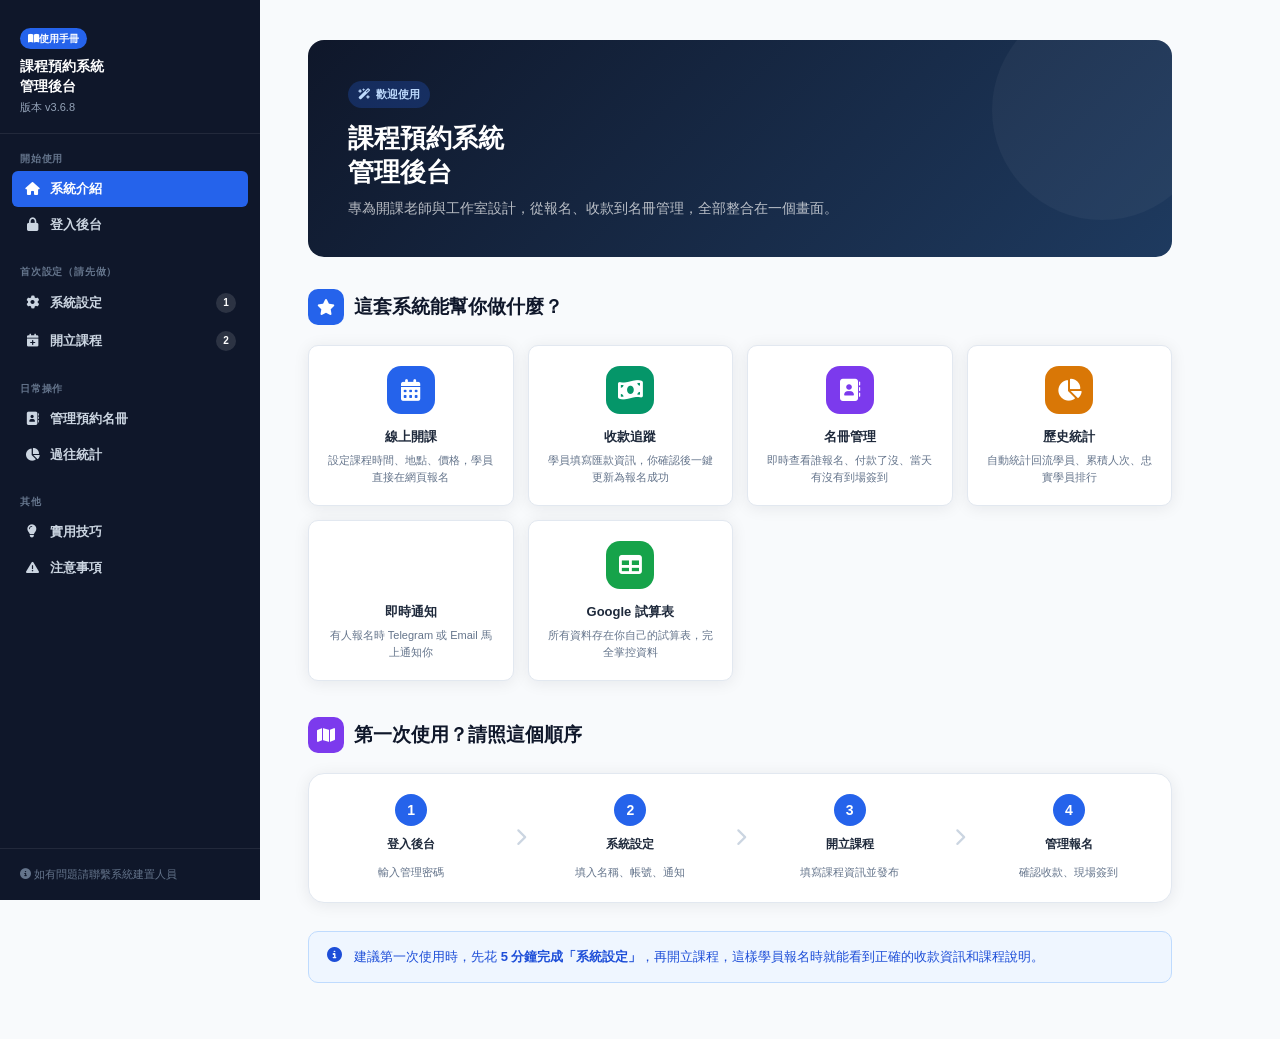
<file: 管理使用說明.html>
<!DOCTYPE html>
<html lang="zh-TW">
<head>
  <meta charset="UTF-8">
  <meta name="viewport" content="width=device-width, initial-scale=1.0">
  <title>課程預約系統 — 管理後台使用手冊 v3.6.8</title>
  <link rel="stylesheet" href="https://cdnjs.cloudflare.com/ajax/libs/font-awesome/6.4.0/css/all.min.css">
  <style>
    :root {
      --blue: #2563eb; --blue-light: #eff6ff; --blue-mid: #bfdbfe;
      --green: #059669; --green-light: #ecfdf5; --green-mid: #a7f3d0;
      --amber: #d97706; --amber-light: #fffbeb; --amber-mid: #fde68a;
      --purple: #7c3aed; --purple-light: #f5f3ff; --purple-mid: #ddd6fe;
      --rose: #e11d48; --rose-light: #fff1f2; --rose-mid: #fecdd3;
      --slate-50: #f8fafc; --slate-100: #f1f5f9; --slate-200: #e2e8f0;
      --slate-300: #cbd5e1; --slate-400: #94a3b8; --slate-500: #64748b;
      --slate-600: #475569; --slate-700: #334155; --slate-800: #1e293b;
      --slate-900: #0f172a;
      --radius: 16px; --radius-sm: 10px; --radius-xs: 6px;
      --shadow: 0 2px 16px 0 rgba(15,23,42,.08);
      --shadow-md: 0 4px 32px 0 rgba(15,23,42,.13);
    }
    *, *::before, *::after { box-sizing: border-box; margin: 0; padding: 0; }
    html { scroll-behavior: smooth; }
    body {
      font-family: -apple-system, BlinkMacSystemFont, "Segoe UI", "PingFang TC",
                   "Microsoft JhengHei", sans-serif;
      background: var(--slate-50); color: var(--slate-800);
      font-size: 15px; line-height: 1.7;
    }

    /* ── Sidebar ── */
    .sidebar {
      position: fixed; top: 0; left: 0; bottom: 0; width: 260px;
      background: var(--slate-900); color: #fff;
      display: flex; flex-direction: column;
      z-index: 100; overflow-y: auto;
      transition: transform .3s;
    }
    .sidebar-logo {
      padding: 24px 20px 16px;
      border-bottom: 1px solid rgba(255,255,255,.08);
    }
    .sidebar-logo .badge {
      display: inline-block; font-size: 10px; font-weight: 700;
      background: var(--blue); color: #fff;
      padding: 2px 8px; border-radius: 20px; margin-bottom: 8px;
    }
    .sidebar-logo h2 { font-size: 14px; font-weight: 800; line-height: 1.4; }
    .sidebar-logo p { font-size: 11px; color: var(--slate-400); margin-top: 2px; }
    .nav-section { padding: 16px 12px 4px; }
    .nav-section-label {
      font-size: 10px; font-weight: 700; color: var(--slate-500);
      letter-spacing: .08em; padding: 0 8px; margin-bottom: 4px;
      text-transform: uppercase;
    }
    .nav-item {
      display: flex; align-items: center; gap: 10px;
      padding: 9px 12px; border-radius: var(--radius-xs);
      font-size: 13px; font-weight: 600; color: var(--slate-300);
      cursor: pointer; transition: background .15s, color .15s;
      text-decoration: none; border: none; background: none; width: 100%;
      text-align: left;
    }
    .nav-item:hover, .nav-item.active {
      background: rgba(255,255,255,.08); color: #fff;
    }
    .nav-item.active { background: var(--blue); color: #fff; }
    .nav-item i { width: 16px; text-align: center; font-size: 13px; }
    .nav-step-num {
      margin-left: auto; min-width: 20px; height: 20px;
      display: flex; align-items: center; justify-content: center;
      border-radius: 50%; font-size: 10px; font-weight: 900;
      background: rgba(255,255,255,.12); color: #fff;
    }
    .sidebar-footer {
      margin-top: auto; padding: 16px 20px;
      border-top: 1px solid rgba(255,255,255,.08);
      font-size: 11px; color: var(--slate-500);
    }

    /* ── Hamburger ── */
    .hamburger {
      display: none; position: fixed; top: 12px; left: 12px;
      z-index: 200; background: var(--slate-900); color: #fff;
      border: none; border-radius: 10px;
      width: 40px; height: 40px; font-size: 16px;
      cursor: pointer; align-items: center; justify-content: center;
    }
    .overlay {
      display: none; position: fixed; inset: 0;
      background: rgba(0,0,0,.5); z-index: 90;
    }

    /* ── Main ── */
    .main { margin-left: 260px; padding: 40px 48px; max-width: 960px; }

    /* ── Sections ── */
    .section { display: none; animation: fadeIn .25s ease; }
    .section.active { display: block; }
    @keyframes fadeIn { from { opacity: 0; transform: translateY(8px); } to { opacity: 1; transform: none; } }

    /* ── Typography ── */
    .page-hero {
      background: linear-gradient(135deg, var(--slate-900) 0%, #1e3a5f 100%);
      color: #fff; border-radius: var(--radius); padding: 40px 40px 36px;
      margin-bottom: 32px; position: relative; overflow: hidden;
    }
    .page-hero::before {
      content: ''; position: absolute; right: -40px; top: -40px;
      width: 220px; height: 220px; border-radius: 50%;
      background: rgba(255,255,255,.04);
    }
    .page-hero .tag {
      display: inline-flex; align-items: center; gap: 6px;
      font-size: 11px; font-weight: 700; color: var(--blue-mid);
      background: rgba(37,99,235,.25); padding: 4px 10px;
      border-radius: 20px; margin-bottom: 14px;
    }
    .page-hero h1 { font-size: 26px; font-weight: 900; line-height: 1.3; }
    .page-hero p { font-size: 14px; color: rgba(255,255,255,.7); margin-top: 8px; max-width: 540px; }

    h2.sec-title {
      font-size: 19px; font-weight: 900; color: var(--slate-900);
      display: flex; align-items: center; gap: 10px; margin-bottom: 20px;
    }
    h2.sec-title .icon {
      width: 36px; height: 36px; border-radius: 10px;
      display: flex; align-items: center; justify-content: center;
      font-size: 16px; color: #fff; flex-shrink: 0;
    }
    h3.sub-title {
      font-size: 15px; font-weight: 800; color: var(--slate-800);
      margin: 28px 0 12px; display: flex; align-items: center; gap-8px;
    }
    h3.sub-title i { margin-right: 8px; }

    /* ── Cards ── */
    .card {
      background: #fff; border-radius: var(--radius);
      border: 1.5px solid var(--slate-200); padding: 24px;
      box-shadow: var(--shadow); margin-bottom: 20px;
    }
    .card-sm {
      background: #fff; border-radius: var(--radius-sm);
      border: 1.5px solid var(--slate-200); padding: 16px 20px;
      box-shadow: var(--shadow); margin-bottom: 12px;
    }
    .card-blue  { background: var(--blue-light);   border-color: var(--blue-mid);   }
    .card-green { background: var(--green-light);  border-color: var(--green-mid);  }
    .card-amber { background: var(--amber-light);  border-color: var(--amber-mid);  }
    .card-purple{ background: var(--purple-light); border-color: var(--purple-mid); }
    .card-rose  { background: var(--rose-light);   border-color: var(--rose-mid);   }

    /* ── Feature Grid ── */
    .feature-grid {
      display: grid; grid-template-columns: repeat(auto-fit, minmax(200px, 1fr));
      gap: 14px; margin-bottom: 24px;
    }
    .feature-item {
      background: #fff; border-radius: var(--radius-sm);
      border: 1.5px solid var(--slate-200);
      padding: 20px 18px; text-align: center;
      box-shadow: var(--shadow); transition: transform .15s, box-shadow .15s;
    }
    .feature-item:hover { transform: translateY(-2px); box-shadow: var(--shadow-md); }
    .feature-item .fi-icon {
      width: 48px; height: 48px; border-radius: 14px;
      display: flex; align-items: center; justify-content: center;
      font-size: 22px; margin: 0 auto 12px; color: #fff;
    }
    .feature-item h4 { font-size: 13px; font-weight: 800; color: var(--slate-800); }
    .feature-item p  { font-size: 11px; color: var(--slate-500); margin-top: 4px; line-height: 1.5; }

    /* ── Steps ── */
    .steps-row {
      display: flex; align-items: stretch; gap: 0;
      background: #fff; border-radius: var(--radius);
      border: 1.5px solid var(--slate-200);
      box-shadow: var(--shadow); overflow: hidden; margin-bottom: 28px;
    }
    .step-box {
      flex: 1; padding: 20px 16px; text-align: center;
      position: relative; display: flex; flex-direction: column;
      align-items: center; gap: 8px;
    }
    .step-box + .step-box::before {
      content: ''; position: absolute; left: 0; top: 50%;
      transform: translateY(-50%);
      width: 1px; height: 60%; background: var(--slate-200);
    }
    .step-num {
      width: 32px; height: 32px; border-radius: 50%;
      background: var(--blue); color: #fff;
      font-size: 14px; font-weight: 900;
      display: flex; align-items: center; justify-content: center;
      flex-shrink: 0;
    }
    .step-box h4 { font-size: 12px; font-weight: 800; color: var(--slate-800); }
    .step-box p  { font-size: 11px; color: var(--slate-500); }
    .step-arrow {
      display: flex; align-items: center; justify-content: center;
      color: var(--slate-300); font-size: 18px; padding: 0 2px;
    }

    /* ── Table ── */
    .info-table { width: 100%; border-collapse: collapse; font-size: 13px; }
    .info-table th {
      background: var(--slate-100); color: var(--slate-700);
      font-weight: 700; padding: 10px 14px; text-align: left;
      border-bottom: 2px solid var(--slate-200); font-size: 12px;
    }
    .info-table td {
      padding: 10px 14px; border-bottom: 1px solid var(--slate-100);
      vertical-align: top; color: var(--slate-700);
    }
    .info-table tr:last-child td { border-bottom: none; }
    .info-table tr:hover td { background: var(--slate-50); }
    .req { color: var(--rose); font-weight: 700; }

    /* ── Badges ── */
    .badge-blue   { display:inline-flex;align-items:center;gap:4px;font-size:11px;font-weight:700;padding:3px 10px;border-radius:20px;background:var(--blue-light);color:var(--blue);border:1px solid var(--blue-mid); }
    .badge-green  { display:inline-flex;align-items:center;gap:4px;font-size:11px;font-weight:700;padding:3px 10px;border-radius:20px;background:var(--green-light);color:var(--green);border:1px solid var(--green-mid); }
    .badge-amber  { display:inline-flex;align-items:center;gap:4px;font-size:11px;font-weight:700;padding:3px 10px;border-radius:20px;background:var(--amber-light);color:var(--amber);border:1px solid var(--amber-mid); }
    .badge-purple { display:inline-flex;align-items:center;gap:4px;font-size:11px;font-weight:700;padding:3px 10px;border-radius:20px;background:var(--purple-light);color:var(--purple);border:1px solid var(--purple-mid); }
    .badge-rose   { display:inline-flex;align-items:center;gap:4px;font-size:11px;font-weight:700;padding:3px 10px;border-radius:20px;background:var(--rose-light);color:var(--rose);border:1px solid var(--rose-mid); }
    .badge-slate  { display:inline-flex;align-items:center;gap:4px;font-size:11px;font-weight:700;padding:3px 10px;border-radius:20px;background:var(--slate-100);color:var(--slate-600);border:1px solid var(--slate-200); }

    /* ── Mock UI ── */
    .mockup {
      background: var(--slate-100); border-radius: var(--radius);
      border: 1.5px solid var(--slate-200); padding: 16px;
      margin: 16px 0;
    }
    .mockup-bar {
      background: var(--slate-900); border-radius: 10px 10px 0 0;
      padding: 10px 16px; display: flex; align-items: center; gap: 10px;
      margin: -16px -16px 16px; color: #fff; font-size: 12px;
    }
    .mockup-bar .dot { width: 10px; height: 10px; border-radius: 50%; }
    .mock-btn {
      display: inline-flex; align-items: center; gap: 5px;
      padding: 6px 14px; border-radius: 8px; font-size: 12px;
      font-weight: 700; cursor: default;
    }
    .mock-btn-blue   { background: var(--blue);   color: #fff; }
    .mock-btn-green  { background: var(--green);  color: #fff; }
    .mock-btn-amber  { background: var(--amber);  color: #fff; }
    .mock-btn-slate  { background: var(--slate-200); color: var(--slate-700); }
    .mock-btn-rose   { background: var(--rose);   color: #fff; }
    .mock-field {
      background: #fff; border: 1.5px solid var(--slate-200);
      border-radius: 8px; padding: 7px 12px;
      font-size: 12px; color: var(--slate-500);
      display: block; width: 100%; margin-bottom: 8px;
    }
    .mock-field-label {
      font-size: 11px; font-weight: 700; color: var(--slate-600);
      margin-bottom: 3px; display: block;
    }
    .mock-row { display: flex; gap: 10px; margin-bottom: 10px; }
    .mock-row > * { flex: 1; }

    /* ── Flow ── */
    .flow {
      display: flex; flex-direction: column; gap: 0;
      background: #fff; border-radius: var(--radius);
      border: 1.5px solid var(--slate-200);
      overflow: hidden; box-shadow: var(--shadow); margin-bottom: 20px;
    }
    .flow-item {
      display: flex; align-items: flex-start; gap: 16px;
      padding: 18px 20px; position: relative;
    }
    .flow-item + .flow-item {
      border-top: 1px solid var(--slate-100);
    }
    .flow-icon {
      width: 36px; height: 36px; border-radius: 10px;
      display: flex; align-items: center; justify-content: center;
      font-size: 16px; color: #fff; flex-shrink: 0; margin-top: 2px;
    }
    .flow-content h4 { font-size: 13px; font-weight: 800; color: var(--slate-900); }
    .flow-content p  { font-size: 12px; color: var(--slate-500); margin-top: 2px; }
    .flow-arrow {
      position: absolute; left: 36px; bottom: -10px;
      width: 36px; display: flex; justify-content: center;
      color: var(--slate-300); font-size: 14px; z-index: 1;
    }

    /* ── Alert ── */
    .alert {
      display: flex; gap: 12px; padding: 14px 18px;
      border-radius: var(--radius-sm); font-size: 13px;
      margin-bottom: 16px; align-items: flex-start;
    }
    .alert i { font-size: 15px; margin-top: 1px; flex-shrink: 0; }
    .alert-blue   { background: var(--blue-light);   color: #1d4ed8; border: 1px solid var(--blue-mid); }
    .alert-green  { background: var(--green-light);  color: #065f46; border: 1px solid var(--green-mid); }
    .alert-amber  { background: var(--amber-light);  color: #92400e; border: 1px solid var(--amber-mid); }
    .alert-rose   { background: var(--rose-light);   color: #9f1239; border: 1px solid var(--rose-mid); }

    /* ── Status Flow ── */
    .status-flow {
      display: flex; align-items: center; gap: 6px;
      flex-wrap: wrap; padding: 20px;
      background: var(--slate-50); border-radius: var(--radius-sm);
      border: 1.5px solid var(--slate-200); margin-bottom: 16px;
    }
    .status-node {
      display: flex; flex-direction: column; align-items: center;
      gap: 4px; text-align: center;
    }
    .status-node .sn-box {
      padding: 6px 12px; border-radius: 20px;
      font-size: 11px; font-weight: 800; white-space: nowrap;
    }
    .status-node .sn-label { font-size: 10px; color: var(--slate-400); }
    .status-arrow { color: var(--slate-300); font-size: 18px; }

    /* ── Stat Cards ── */
    .stat-cards { display: grid; grid-template-columns: repeat(3, 1fr); gap: 12px; margin-bottom: 20px; }
    .stat-card {
      border-radius: var(--radius-sm); padding: 18px;
      display: flex; flex-direction: column; gap: 6px;
    }
    .stat-card .sc-num { font-size: 28px; font-weight: 900; }
    .stat-card .sc-label { font-size: 11px; font-weight: 700; }
    .stat-card .sc-desc { font-size: 11px; opacity: .7; }

    /* ── Tip Box ── */
    .tip-box {
      background: #fff; border-radius: var(--radius-sm);
      border-left: 4px solid var(--blue);
      padding: 14px 18px; font-size: 13px;
      color: var(--slate-700); box-shadow: var(--shadow);
      margin-bottom: 16px;
    }
    .tip-box strong { color: var(--blue); }

    /* ── Checklist ── */
    .checklist { list-style: none; display: flex; flex-direction: column; gap: 8px; }
    .checklist li {
      display: flex; align-items: flex-start; gap: 10px;
      font-size: 13px; color: var(--slate-700);
    }
    .checklist li i { color: var(--green); margin-top: 2px; font-size: 14px; flex-shrink: 0; }

    /* ── Tabs ── */
    .tab-nav {
      display: flex; gap: 4px; background: var(--slate-100);
      border-radius: 10px; padding: 4px; margin-bottom: 16px;
    }
    .tab-btn {
      flex: 1; padding: 8px 12px; border-radius: 7px;
      font-size: 12px; font-weight: 700; cursor: pointer;
      border: none; background: none; color: var(--slate-500);
      transition: background .15s, color .15s;
    }
    .tab-btn.active { background: #fff; color: var(--blue); box-shadow: var(--shadow); }
    .tab-panel { display: none; }
    .tab-panel.active { display: block; }

    /* ── Notice Warn ── */
    .warn-list { display: flex; flex-direction: column; gap: 10px; }
    .warn-item {
      display: flex; align-items: flex-start; gap: 12px;
      background: #fff; border-radius: var(--radius-sm);
      border: 1.5px solid var(--slate-200);
      padding: 14px 16px; font-size: 13px;
    }
    .warn-item i { font-size: 16px; margin-top: 1px; flex-shrink: 0; }

    /* ── Responsive ── */
    @media (max-width: 768px) {
      .sidebar { transform: translateX(-100%); }
      .sidebar.open { transform: translateX(0); }
      .overlay.open { display: block; }
      .hamburger { display: flex; }
      .main { margin-left: 0; padding: 60px 16px 32px; }
      .steps-row { flex-direction: column; }
      .step-box + .step-box::before { top: 0; left: 50%; width: 60%; height: 1px; transform: translateX(-50%); }
      .feature-grid { grid-template-columns: repeat(2, 1fr); }
      .stat-cards { grid-template-columns: 1fr; }
      .page-hero { padding: 28px 24px; }
      .page-hero h1 { font-size: 20px; }
      .mock-row { flex-direction: column; gap: 0; }
    }
  </style>
</head>
<body>

<!-- Hamburger -->
<button class="hamburger" id="hamburger" onclick="toggleSidebar()">
  <i class="fa-solid fa-bars"></i>
</button>
<div class="overlay" id="overlay" onclick="toggleSidebar()"></div>

<!-- Sidebar -->
<nav class="sidebar" id="sidebar">
  <div class="sidebar-logo">
    <div class="badge"><i class="fa-solid fa-book-open mr-1"></i>使用手冊</div>
    <h2>課程預約系統<br>管理後台</h2>
    <p>版本 v3.6.8</p>
  </div>

  <div class="nav-section">
    <div class="nav-section-label">開始使用</div>
    <button class="nav-item active" onclick="showSection('intro')">
      <i class="fa-solid fa-house"></i> 系統介紹
    </button>
    <button class="nav-item" onclick="showSection('login')">
      <i class="fa-solid fa-lock"></i> 登入後台
    </button>
  </div>

  <div class="nav-section">
    <div class="nav-section-label">首次設定（請先做）</div>
    <button class="nav-item" onclick="showSection('setup')">
      <i class="fa-solid fa-gear"></i> 系統設定
      <span class="nav-step-num">1</span>
    </button>
    <button class="nav-item" onclick="showSection('course')">
      <i class="fa-solid fa-calendar-plus"></i> 開立課程
      <span class="nav-step-num">2</span>
    </button>
  </div>

  <div class="nav-section">
    <div class="nav-section-label">日常操作</div>
    <button class="nav-item" onclick="showSection('booking')">
      <i class="fa-solid fa-address-book"></i> 管理預約名冊
    </button>
    <button class="nav-item" onclick="showSection('history')">
      <i class="fa-solid fa-chart-pie"></i> 過往統計
    </button>
  </div>

  <div class="nav-section">
    <div class="nav-section-label">其他</div>
    <button class="nav-item" onclick="showSection('tips')">
      <i class="fa-solid fa-lightbulb"></i> 實用技巧
    </button>
    <button class="nav-item" onclick="showSection('notice')">
      <i class="fa-solid fa-triangle-exclamation"></i> 注意事項
    </button>
  </div>

  <div class="sidebar-footer">
    <i class="fa-solid fa-circle-info mr-1"></i>
    如有問題請聯繫系統建置人員
  </div>
</nav>

<!-- Main -->
<main class="main">

  <!-- ══ 介紹 ══ -->
  <div class="section active" id="sec-intro">
    <div class="page-hero">
      <div class="tag"><i class="fa-solid fa-wand-magic-sparkles"></i> 歡迎使用</div>
      <h1>課程預約系統<br>管理後台</h1>
      <p>專為開課老師與工作室設計，從報名、收款到名冊管理，全部整合在一個畫面。</p>
    </div>

    <h2 class="sec-title">
      <span class="icon" style="background:var(--blue)"><i class="fa-solid fa-star"></i></span>
      這套系統能幫你做什麼？
    </h2>

    <div class="feature-grid">
      <div class="feature-item">
        <div class="fi-icon" style="background:var(--blue)"><i class="fa-solid fa-calendar-days"></i></div>
        <h4>線上開課</h4>
        <p>設定課程時間、地點、價格，學員直接在網頁報名</p>
      </div>
      <div class="feature-item">
        <div class="fi-icon" style="background:var(--green)"><i class="fa-solid fa-money-bill-wave"></i></div>
        <h4>收款追蹤</h4>
        <p>學員填寫匯款資訊，你確認後一鍵更新為報名成功</p>
      </div>
      <div class="feature-item">
        <div class="fi-icon" style="background:var(--purple)"><i class="fa-solid fa-address-book"></i></div>
        <h4>名冊管理</h4>
        <p>即時查看誰報名、付款了沒、當天有沒有到場簽到</p>
      </div>
      <div class="feature-item">
        <div class="fi-icon" style="background:var(--amber)"><i class="fa-solid fa-chart-pie"></i></div>
        <h4>歷史統計</h4>
        <p>自動統計回流學員、累積人次、忠實學員排行</p>
      </div>
      <div class="feature-item">
        <div class="fi-icon" style="background:#0ea5e9)"><i class="fa-brands fa-telegram" style="color:#fff"></i></div>
        <h4>即時通知</h4>
        <p>有人報名時 Telegram 或 Email 馬上通知你</p>
      </div>
      <div class="feature-item">
        <div class="fi-icon" style="background:#16a34a"><i class="fa-solid fa-table"></i></div>
        <h4>Google 試算表</h4>
        <p>所有資料存在你自己的試算表，完全掌控資料</p>
      </div>
    </div>

    <h2 class="sec-title" style="margin-top:36px">
      <span class="icon" style="background:var(--purple)"><i class="fa-solid fa-map"></i></span>
      第一次使用？請照這個順序
    </h2>

    <div class="steps-row">
      <div class="step-box">
        <div class="step-num">1</div>
        <h4>登入後台</h4>
        <p>輸入管理密碼</p>
      </div>
      <div class="step-arrow"><i class="fa-solid fa-chevron-right"></i></div>
      <div class="step-box">
        <div class="step-num">2</div>
        <h4>系統設定</h4>
        <p>填入名稱、帳號、通知</p>
      </div>
      <div class="step-arrow"><i class="fa-solid fa-chevron-right"></i></div>
      <div class="step-box">
        <div class="step-num">3</div>
        <h4>開立課程</h4>
        <p>填寫課程資訊並發布</p>
      </div>
      <div class="step-arrow"><i class="fa-solid fa-chevron-right"></i></div>
      <div class="step-box">
        <div class="step-num">4</div>
        <h4>管理報名</h4>
        <p>確認收款、現場簽到</p>
      </div>
    </div>

    <div class="alert alert-blue">
      <i class="fa-solid fa-circle-info"></i>
      <div>建議第一次使用時，先花 <strong>5 分鐘完成「系統設定」</strong>，再開立課程，這樣學員報名時就能看到正確的收款資訊和課程說明。</div>
    </div>
  </div>

  <!-- ══ 登入 ══ -->
  <div class="section" id="sec-login">
    <div class="page-hero">
      <div class="tag"><i class="fa-solid fa-lock"></i> 安全驗證</div>
      <h1>登入後台</h1>
      <p>進入管理後台前，需要輸入管理密碼進行身份驗證。</p>
    </div>

    <!-- Mock 登入畫面 -->
    <div class="mockup">
      <div class="mockup-bar">
        <div class="dot" style="background:#ff5f56"></div>
        <div class="dot" style="background:#ffbd2e"></div>
        <div class="dot" style="background:#27c93f"></div>
        <span style="margin-left:8px;opacity:.6">管理後台安全驗證</span>
      </div>
      <div style="max-width:360px;margin:0 auto;text-align:center;padding:16px 0">
        <div style="width:52px;height:52px;border-radius:16px;background:var(--blue-light);color:var(--blue);display:flex;align-items:center;justify-content:center;font-size:22px;margin:0 auto 14px">
          <i class="fa-solid fa-lock"></i>
        </div>
        <div style="font-size:15px;font-weight:800;color:var(--slate-900);margin-bottom:4px">管理後台安全驗證</div>
        <div style="font-size:11px;color:var(--slate-400);margin-bottom:16px">請輸入管理密碼以存取課程與預約名冊</div>
        <div class="mock-field" style="text-align:center;letter-spacing:.2em;color:var(--slate-300)">••••••••</div>
        <div class="mock-btn mock-btn-blue" style="width:100%;justify-content:center;margin-top:4px">
          <i class="fa-solid fa-arrow-right-to-bracket"></i> 解鎖進入後台
        </div>
        <div style="margin-top:14px;font-size:11px;color:var(--slate-400)">
          <i class="fa-solid fa-arrow-left mr-1"></i> 返回學員預約端
        </div>
      </div>
    </div>

    <h2 class="sec-title" style="margin-top:28px">
      <span class="icon" style="background:var(--slate-700)"><i class="fa-solid fa-circle-question"></i></span>
      登入操作說明
    </h2>

    <table class="info-table card">
      <thead><tr><th>操作</th><th>說明</th></tr></thead>
      <tbody>
        <tr>
          <td><strong>輸入密碼後按 Enter</strong></td>
          <td>或點「解鎖進入後台」按鈕，系統會向 Google 試算表驗證密碼</td>
        </tr>
        <tr>
          <td><strong>密碼錯誤</strong></td>
          <td>畫面出現紅色提示，輸入框清空，可重新輸入</td>
        </tr>
        <tr>
          <td><strong>返回學員端</strong></td>
          <td>點畫面下方「返回學員預約端」連結</td>
        </tr>
      </tbody>
    </table>

    <div class="alert alert-amber">
      <i class="fa-solid fa-triangle-exclamation"></i>
      <div><strong>預設密碼請洽系統建置人員。</strong>建議登入後立即到「系統設定」修改為自己的密碼，避免他人存取。</div>
    </div>
  </div>

  <!-- ══ 系統設定 ══ -->
  <div class="section" id="sec-setup">
    <div class="page-hero">
      <div class="tag"><i class="fa-solid fa-gear"></i> 首次必做 · 步驟 1</div>
      <h1>系統設定</h1>
      <p>登入後請先完成這些設定，學員報名時才能看到正確的資訊。</p>
    </div>

    <div class="alert alert-blue">
      <i class="fa-solid fa-circle-info"></i>
      <div>設定完成後，記得點畫面底部的 <strong>「儲存所有設定」</strong> 按鈕，所有設定才會生效。</div>
    </div>

    <!-- 設定清單 -->
    <h2 class="sec-title">
      <span class="icon" style="background:var(--blue)"><i class="fa-solid fa-list-check"></i></span>
      設定項目一覽
    </h2>

    <!-- 2-1 基本資訊 -->
    <div class="card card-blue" style="margin-bottom:16px">
      <h3 class="sub-title"><i class="fa-solid fa-pen-to-square" style="color:var(--blue)"></i> 2-1 基本資訊</h3>
      <table class="info-table">
        <thead><tr><th>設定項目</th><th>說明</th><th>範例</th></tr></thead>
        <tbody>
          <tr>
            <td><strong>系統前台名稱</strong></td>
            <td>顯示在學員報名頁最上方的標題</td>
            <td style="color:var(--slate-500)">霖霖身心靈工坊課程報名</td>
          </tr>
          <tr>
            <td><strong>前台公告</strong></td>
            <td>學員看得到的注意事項或說明</td>
            <td style="color:var(--slate-500)">報名後請於 3 天內完成匯款</td>
          </tr>
          <tr>
            <td><strong>常用教室選單</strong></td>
            <td>每行一個地點，開新課程時可快速選取</td>
            <td style="color:var(--slate-500)">高雄-近高美館<br>台南安南醫院</td>
          </tr>
          <tr>
            <td><strong>早鳥截止預設天數</strong></td>
            <td>開新課程時，系統自動計算「開課日前 N 天」為早鳥截止日</td>
            <td style="color:var(--slate-500)">7（代表前 7 天）</td>
          </tr>
        </tbody>
      </table>
    </div>

    <!-- 2-2 收款帳號 -->
    <div class="card card-green" style="margin-bottom:16px">
      <h3 class="sub-title"><i class="fa-solid fa-building-columns" style="color:var(--green)"></i> 2-2 收款帳號設定</h3>
      <p style="font-size:13px;color:var(--slate-600);margin-bottom:14px">學員報名後需要匯款，這裡設定的資訊會自動顯示在報名完成頁面。</p>

      <div class="mockup">
        <div class="mockup-bar">
          <div class="dot" style="background:#ff5f56"></div>
          <div class="dot" style="background:#ffbd2e"></div>
          <div class="dot" style="background:#27c93f"></div>
          <span style="opacity:.6;font-size:12px">收款帳號設定區塊</span>
        </div>
        <div class="mock-row">
          <div>
            <span class="mock-field-label">銀行代碼與名稱</span>
            <div class="mock-field">822 中國信託</div>
          </div>
          <div>
            <span class="mock-field-label">收款帳號</span>
            <div class="mock-field" style="font-family:monospace;font-weight:700">1234-5678-9012</div>
          </div>
          <div>
            <span class="mock-field-label">戶名</span>
            <div class="mock-field">霖霖身心靈工坊</div>
          </div>
        </div>
      </div>
    </div>

    <!-- 2-3 密碼 -->
    <div class="card" style="margin-bottom:16px">
      <h3 class="sub-title"><i class="fa-solid fa-key" style="color:var(--amber)"></i> 2-3 修改管理密碼</h3>
      <p style="font-size:13px;color:var(--slate-600);margin-bottom:14px">在「後台管理登入密碼」區塊輸入新密碼後儲存即可。</p>
      <div class="alert alert-amber" style="margin-bottom:0">
        <i class="fa-solid fa-triangle-exclamation"></i>
        <div><strong>留空代表不變更密碼</strong>，只有輸入新密碼才會更新。建議設定 8 字元以上，包含英數字。</div>
      </div>
    </div>

    <!-- 2-4 Google 試算表 -->
    <div class="card card-green" style="margin-bottom:16px">
      <h3 class="sub-title"><i class="fa-solid fa-table" style="color:var(--green)"></i> 2-4 確認 Google 試算表連線</h3>
      <ul class="checklist" style="margin-bottom:14px">
        <li><i class="fa-solid fa-circle-check"></i>在「Google 試算表雲端資料庫」區塊，點「<strong>測試連線</strong>」按鈕</li>
        <li><i class="fa-solid fa-circle-check"></i>看到 <span class="badge-green"><i class="fa-solid fa-circle-check"></i>連線測試成功</span> 代表正常</li>
        <li><i class="fa-solid fa-circle-check"></i>區塊標題旁會顯示綠色「已串接 Google 試算表」標籤</li>
      </ul>
      <div class="alert alert-rose" style="margin-bottom:0">
        <i class="fa-solid fa-circle-exclamation"></i>
        <div>若顯示連線失敗，請確認網路是否正常，或聯繫系統建置人員確認 GAS 設定。</div>
      </div>
    </div>

    <!-- 2-5 通知設定 -->
    <div class="card card-blue" style="margin-bottom:16px">
      <h3 class="sub-title"><i class="fa-solid fa-bell" style="color:var(--blue)"></i> 2-5 推播通知設定（強烈建議開啟）</h3>
      <p style="font-size:13px;color:var(--slate-600);margin-bottom:16px">有人報名時，系統可以主動通知你，不用一直盯著畫面。</p>

      <div class="tab-nav">
        <button class="tab-btn active" onclick="switchTab(this,'notify-tab')">📱 Telegram 通知</button>
        <button class="tab-btn" onclick="switchTab(this,'email-tab')">📧 Email 通知</button>
      </div>

      <div class="tab-panel active" id="notify-tab">
        <table class="info-table">
          <thead><tr><th>步驟</th><th>說明</th></tr></thead>
          <tbody>
            <tr>
              <td><span class="badge-blue">步驟 1</span></td>
              <td>在 Telegram 搜尋 <code style="background:var(--slate-100);padding:2px 6px;border-radius:4px">@BotFather</code>，建立一個 Bot，取得 <strong>Bot Token</strong></td>
            </tr>
            <tr>
              <td><span class="badge-blue">步驟 2</span></td>
              <td>取得你要接收通知的 <strong>Chat ID</strong>（個人或群組皆可）</td>
            </tr>
            <tr>
              <td><span class="badge-blue">步驟 3</span></td>
              <td>填入 Bot Token 與 Chat ID 後，點「<strong>測試 Telegram 推播</strong>」確認是否收到訊息</td>
            </tr>
          </tbody>
        </table>
        <div class="alert alert-green" style="margin-top:12px;margin-bottom:0">
          <i class="fa-solid fa-circle-check"></i>
          <div>Telegram 通知免費使用，訊息秒到，是最推薦的即時通知方式。</div>
        </div>
      </div>

      <div class="tab-panel" id="email-tab">
        <table class="info-table">
          <thead><tr><th>欄位</th><th>說明</th></tr></thead>
          <tbody>
            <tr><td><strong>管理員收件 Email</strong> <span class="req">*</span></td><td>新報名時系統通知這個信箱</td></tr>
            <tr><td><strong>寄件者顯示名稱</strong></td><td>信件上顯示的發件人名稱，例如「霖霖課程系統」</td></tr>
            <tr><td><strong>學員確認信開關</strong></td><td>開啟後，每次「確認入帳」會詢問是否同時寄信給學員</td></tr>
          </tbody>
        </table>
        <p style="font-size:12px;color:var(--slate-500);margin-top:10px">填完後點「<strong>發送測試 Email</strong>」確認可以正常收信。</p>
      </div>
    </div>

    <div class="card" style="text-align:center;padding:28px">
      <div style="font-size:30px;margin-bottom:10px">💾</div>
      <div style="font-size:15px;font-weight:800;color:var(--slate-900);margin-bottom:6px">所有設定填完後</div>
      <div style="font-size:13px;color:var(--slate-500);margin-bottom:16px">點畫面底部的按鈕儲存</div>
      <div class="mock-btn mock-btn-blue" style="display:inline-flex">
        <i class="fa-solid fa-floppy-disk"></i> 儲存所有設定
      </div>
      <div style="font-size:12px;color:var(--green);margin-top:12px;font-weight:700">
        <i class="fa-solid fa-circle-check mr-1"></i>看到綠色提示「設定已成功儲存」代表完成！
      </div>
    </div>
  </div>

  <!-- ══ 開立課程 ══ -->
  <div class="section" id="sec-course">
    <div class="page-hero">
      <div class="tag"><i class="fa-solid fa-calendar-plus"></i> 步驟 2</div>
      <h1>開立課程</h1>
      <p>設定完成後，就可以開始建立課程。點「課程維護」頁籤，再點「開立新課程時段」。</p>
    </div>

    <!-- Mock 課程表單 -->
    <div class="mockup" style="margin-bottom:24px">
      <div class="mockup-bar">
        <div class="dot" style="background:#ff5f56"></div>
        <div class="dot" style="background:#ffbd2e"></div>
        <div class="dot" style="background:#27c93f"></div>
        <span style="opacity:.6;font-size:12px">開立新課程時段</span>
      </div>
      <div>
        <span class="mock-field-label">課程名稱 <span class="req">*</span></span>
        <div class="mock-field" style="font-weight:700;color:var(--slate-800)">❷ 學習：頌缽入門工作坊</div>

        <div class="mock-row">
          <div>
            <span class="mock-field-label">開課日期 <span class="req">*</span></span>
            <div class="mock-field">2025-08-15</div>
          </div>
          <div>
            <span class="mock-field-label">開始時間 <span class="req">*</span></span>
            <div class="mock-field">09:00</div>
          </div>
          <div>
            <span class="mock-field-label">結束時間 <span class="req">*</span></span>
            <div class="mock-field">13:00</div>
          </div>
        </div>

        <div class="mock-row">
          <div>
            <span class="mock-field-label">人數上限 <span class="req">*</span></span>
            <div class="mock-field" style="font-weight:700">8</div>
          </div>
          <div>
            <span class="mock-field-label">虛擬報名數</span>
            <div class="mock-field" style="color:var(--amber);font-weight:700">3</div>
          </div>
        </div>

        <div class="mock-row">
          <div>
            <span class="mock-field-label">早鳥價 (NT$)</span>
            <div class="mock-field" style="color:var(--green);font-weight:800">4,000</div>
          </div>
          <div>
            <span class="mock-field-label">定價 (NT$)</span>
            <div class="mock-field" style="font-weight:800">5,000</div>
          </div>
          <div>
            <span class="mock-field-label">早鳥截止日</span>
            <div class="mock-field" style="color:var(--amber)">2025-08-08</div>
          </div>
        </div>

        <div style="display:flex;gap:8px;margin-top:8px">
          <div class="mock-btn mock-btn-slate" style="flex:1;justify-content:center">取消</div>
          <div class="mock-btn mock-btn-blue" style="flex:2;justify-content:center">
            <i class="fa-solid fa-floppy-disk"></i> 確認儲存並同步
          </div>
        </div>
      </div>
    </div>

    <h2 class="sec-title">
      <span class="icon" style="background:var(--blue)"><i class="fa-solid fa-table-list"></i></span>
      課程欄位說明
    </h2>

    <div class="card card-blue" style="margin-bottom:16px">
      <h3 class="sub-title"><i class="fa-solid fa-star" style="color:var(--blue)"></i> 基本資料（必填）</h3>
      <table class="info-table">
        <thead><tr><th>欄位</th><th>說明</th></tr></thead>
        <tbody>
          <tr><td><strong>課程名稱</strong> <span class="req">*</span></td><td>顯示給學員看的課程標題</td></tr>
          <tr><td><strong>人數上限</strong> <span class="req">*</span></td><td>實際可報名的最大人數（系統自動計算剩餘名額）</td></tr>
          <tr><td><strong>開課日期</strong> <span class="req">*</span></td><td>選擇上課日期，早鳥截止日會自動計算</td></tr>
          <tr><td><strong>開始 / 結束時間</strong> <span class="req">*</span></td><td>課程的起訖時間</td></tr>
        </tbody>
      </table>
    </div>

    <div class="card card-green" style="margin-bottom:16px">
      <h3 class="sub-title"><i class="fa-solid fa-tag" style="color:var(--green)"></i> 價格設定</h3>
      <table class="info-table">
        <thead><tr><th>欄位</th><th>說明</th></tr></thead>
        <tbody>
          <tr><td><strong>早鳥價</strong></td><td>優惠期間的報名費用（NT$）</td></tr>
          <tr><td><strong>定價</strong></td><td>一般報名費用（NT$）</td></tr>
          <tr><td><strong>早鳥截止日</strong></td><td>填完開課日期後自動計算，可手動調整；超過此日期自動切換為定價，<strong>不需手動操作</strong></td></tr>
        </tbody>
      </table>
    </div>

    <div class="card card-amber" style="margin-bottom:16px">
      <h3 class="sub-title"><i class="fa-solid fa-ghost" style="color:var(--amber)"></i> 進階選項</h3>
      <table class="info-table">
        <thead><tr><th>欄位</th><th>說明</th></tr></thead>
        <tbody>
          <tr>
            <td><strong>虛擬報名數</strong></td>
            <td>顯示給學員的報名人數會加上此數字，讓課程看起來更熱門<br><span style="color:var(--slate-500);font-size:11px">※ 實際名額不受影響，學員看不到此設定</span></td>
          </tr>
          <tr>
            <td><strong>教室 / 上課地點</strong></td>
            <td>從常用清單選取（在系統設定中管理），或自行輸入自訂地點</td>
          </tr>
          <tr>
            <td><strong>報名狀態</strong></td>
            <td>
              <span class="badge-green"><i class="fa-solid fa-circle"></i>開啟報名</span>
              <span class="badge-slate" style="margin-left:4px">暫停報名</span>
              <span class="badge-rose" style="margin-left:4px">已結束</span>
            </td>
          </tr>
          <tr><td><strong>課程說明</strong></td><td>課程特色、注意事項等詳細描述，顯示在學員報名頁</td></tr>
        </tbody>
      </table>
    </div>

    <div class="card" style="background:var(--green-light);border-color:var(--green-mid);text-align:center;padding:24px">
      <div style="font-size:28px;margin-bottom:8px">🎉</div>
      <div style="font-size:14px;font-weight:800;color:#065f46">儲存後課程立即發布到學員報名頁！</div>
      <div style="font-size:12px;color:#047857;margin-top:4px">學員馬上可以看到並報名</div>
    </div>

    <!-- 課程列表說明 -->
    <h2 class="sec-title" style="margin-top:36px">
      <span class="icon" style="background:var(--slate-700)"><i class="fa-solid fa-list"></i></span>
      課程列表與狀態標示
    </h2>

    <div class="mockup">
      <div class="mockup-bar">
        <div class="dot" style="background:#ff5f56"></div>
        <div class="dot" style="background:#ffbd2e"></div>
        <div class="dot" style="background:#27c93f"></div>
        <span style="opacity:.6;font-size:12px">課程維護列表</span>
      </div>
      <div style="display:flex;flex-direction:column;gap:10px">
        <!-- 課程卡 1 -->
        <div style="background:#fff;border-radius:10px;border:1.5px solid var(--slate-200);padding:12px 16px;display:flex;align-items:center;justify-content:space-between;gap:10px">
          <div>
            <div style="display:flex;align-items:center;gap:8px;margin-bottom:4px">
              <span style="font-size:11px;font-weight:700;color:var(--blue);background:var(--blue-light);padding:2px 8px;border-radius:6px">8/15(五) 09:00</span>
              <span class="badge-green"><i class="fa-solid fa-circle" style="font-size:8px"></i>開啟報名</span>
            </div>
            <div style="font-size:13px;font-weight:800;color:var(--slate-900)">❷ 學習：頌缽入門工作坊</div>
            <div style="font-size:11px;color:var(--slate-500);margin-top:2px"><i class="fa-solid fa-location-dot text-rose-400 mr-1"></i>高雄-近高美館 · 已報 <strong style="color:var(--blue)">5</strong>/8</div>
          </div>
          <div style="display:flex;gap:6px">
            <div class="mock-btn mock-btn-slate" style="font-size:11px;padding:5px 10px"><i class="fa-solid fa-pen"></i> 編輯</div>
            <div class="mock-btn" style="background:var(--rose-light);color:var(--rose);font-size:11px;padding:5px 10px"><i class="fa-solid fa-trash-can"></i></div>
          </div>
        </div>
        <!-- 課程卡 2（額滿）-->
        <div style="background:#fff;border-radius:10px;border:1.5px solid var(--slate-200);padding:12px 16px;display:flex;align-items:center;justify-content:space-between;gap:10px">
          <div>
            <div style="display:flex;align-items:center;gap:8px;margin-bottom:4px">
              <span style="font-size:11px;font-weight:700;color:var(--blue);background:var(--blue-light);padding:2px 8px;border-radius:6px">9/20(六) 14:00</span>
              <span class="badge-rose"><i class="fa-solid fa-lock" style="font-size:8px"></i>已額滿</span>
            </div>
            <div style="font-size:13px;font-weight:800;color:var(--slate-900)">❶ 體驗：靜心冥想入門</div>
            <div style="font-size:11px;color:var(--slate-500);margin-top:2px"><i class="fa-solid fa-location-dot mr-1"></i>台南安南醫院 · 已報 <strong style="color:var(--rose)">8</strong>/8</div>
          </div>
          <div style="display:flex;gap:6px">
            <div class="mock-btn mock-btn-slate" style="font-size:11px;padding:5px 10px"><i class="fa-solid fa-pen"></i> 編輯</div>
            <div class="mock-btn" style="background:var(--rose-light);color:var(--rose);font-size:11px;padding:5px 10px"><i class="fa-solid fa-trash-can"></i></div>
          </div>
        </div>
      </div>
    </div>

    <table class="info-table card" style="margin-top:16px">
      <thead><tr><th>狀態</th><th>說明</th></tr></thead>
      <tbody>
        <tr><td><span class="badge-green"><i class="fa-solid fa-circle" style="font-size:8px"></i>開啟報名</span></td><td>學員可正常報名</td></tr>
        <tr><td><span class="badge-slate">暫停報名</span></td><td>暫時關閉，學員無法報名</td></tr>
        <tr><td><span class="badge-rose"><i class="fa-solid fa-lock" style="font-size:8px"></i>已額滿</span></td><td>報名人數達上限，自動顯示</td></tr>
        <tr><td><span class="badge-slate"><i class="fa-solid fa-clock-rotate-left" style="font-size:8px"></i>已結束</span></td><td>課程時間過後自動歸入「過往統計」</td></tr>
      </tbody>
    </table>
  </div>

  <!-- ══ 預約名冊 ══ -->
  <div class="section" id="sec-booking">
    <div class="page-hero">
      <div class="tag"><i class="fa-solid fa-address-book"></i> 日常操作</div>
      <h1>管理預約名冊</h1>
      <p>課程上線後，學員開始報名，所有報名記錄都在這裡管理。</p>
    </div>

    <h2 class="sec-title">
      <span class="icon" style="background:var(--purple)"><i class="fa-solid fa-route"></i></span>
      學員報名後的標準處理流程
    </h2>

    <div class="flow">
      <div class="flow-item">
        <div class="flow-icon" style="background:var(--slate-600)"><i class="fa-solid fa-user-plus"></i></div>
        <div class="flow-content">
          <h4>學員在報名頁填寫表單</h4>
          <p>填入姓名、電話、Line ID，選擇課程並送出</p>
        </div>
      </div>
      <div class="flow-item">
        <div class="flow-icon" style="background:var(--amber)"><i class="fa-solid fa-bell"></i></div>
        <div class="flow-content">
          <h4>你收到 Telegram / Email 通知</h4>
          <p>後台出現「⏳ 待確認」記錄，學員也會看到匯款帳號</p>
        </div>
      </div>
      <div class="flow-item">
        <div class="flow-icon" style="background:var(--green)"><i class="fa-solid fa-circle-check"></i></div>
        <div class="flow-content">
          <h4>確認學員已匯款 → 點「確認入帳」</h4>
          <p>狀態更新為「✅ 報名成功」，可選擇同時寄確認信給學員</p>
        </div>
      </div>
      <div class="flow-item">
        <div class="flow-icon" style="background:var(--blue)"><i class="fa-solid fa-clipboard-check"></i></div>
        <div class="flow-content">
          <h4>上課當天 → 點「現場簽到」</h4>
          <p>狀態更新為「🎯 已簽到」，確認學員到場</p>
        </div>
      </div>
      <div class="flow-item">
        <div class="flow-icon" style="background:var(--slate-400)"><i class="fa-solid fa-flag-checkered"></i></div>
        <div class="flow-content">
          <h4>課程結束 → 自動歸入「過往統計」</h4>
          <p>不需手動操作，系統依課程結束時間自動分類</p>
        </div>
      </div>
    </div>

    <!-- 狀態流程圖 -->
    <h2 class="sec-title" style="margin-top:32px">
      <span class="icon" style="background:var(--blue)"><i class="fa-solid fa-diagram-project"></i></span>
      預約狀態說明
    </h2>

    <div class="status-flow">
      <div class="status-node">
        <div class="sn-box badge-amber">⏳ 待確認</div>
        <div class="sn-label">剛報名</div>
      </div>
      <div class="status-arrow"><i class="fa-solid fa-arrow-right"></i></div>
      <div class="status-node">
        <div class="sn-box badge-green">✅ 報名成功</div>
        <div class="sn-label">已確認收款</div>
      </div>
      <div class="status-arrow"><i class="fa-solid fa-arrow-right"></i></div>
      <div class="status-node">
        <div class="sn-box badge-blue">🎯 已簽到</div>
        <div class="sn-label">現場到場</div>
      </div>
      <div class="status-arrow"><i class="fa-solid fa-arrow-right"></i></div>
      <div class="status-node">
        <div class="sn-box badge-slate">🏁 已完成</div>
        <div class="sn-label">課程結束</div>
      </div>
      <div class="status-arrow" style="color:var(--rose-mid)"><i class="fa-solid fa-arrow-down"></i></div>
      <div class="status-node">
        <div class="sn-box badge-rose">❌ 已取消</div>
        <div class="sn-label">可還原</div>
      </div>
    </div>

    <!-- Mock 名冊 -->
    <div class="mockup" style="margin-bottom:24px">
      <div class="mockup-bar">
        <div class="dot" style="background:#ff5f56"></div>
        <div class="dot" style="background:#ffbd2e"></div>
        <div class="dot" style="background:#27c93f"></div>
        <span style="opacity:.6;font-size:12px">預約名冊</span>
      </div>
      <div style="display:flex;flex-direction:column;gap:10px">
        <!-- 待確認 -->
        <div style="background:#fff;border-radius:10px;border:1.5px solid var(--amber-mid);padding:12px 16px">
          <div style="display:flex;justify-content:space-between;align-items:center;flex-wrap:wrap;gap:8px">
            <div>
              <div style="display:flex;align-items:center;gap:6px;margin-bottom:4px">
                <span style="font-size:11px;font-weight:700;color:var(--blue);background:var(--blue-light);padding:2px 8px;border-radius:6px">8/15(五)</span>
                <span class="badge-amber"><i class="fa-solid fa-hourglass-half" style="font-size:9px"></i>待確認</span>
              </div>
              <div style="font-size:14px;font-weight:900;color:var(--slate-900)">王小明 <span style="font-size:11px;font-weight:500;color:var(--slate-500)">頌缽入門工作坊</span></div>
              <div style="font-size:11px;color:var(--slate-500);margin-top:2px">📱 0912-345-678 · 匯款末五碼：<strong>42919</strong></div>
            </div>
            <div style="display:flex;gap:6px;flex-wrap:wrap">
              <div class="mock-btn mock-btn-slate" style="font-size:11px;padding:5px 10px"><i class="fa-solid fa-pen"></i> 修改</div>
              <div class="mock-btn mock-btn-green" style="font-size:11px;padding:5px 12px"><i class="fa-solid fa-circle-check"></i> 確認入帳</div>
              <div class="mock-btn" style="background:var(--slate-100);color:var(--slate-500);font-size:11px;padding:5px 10px">取消</div>
            </div>
          </div>
        </div>
        <!-- 報名成功 -->
        <div style="background:#fff;border-radius:10px;border:1.5px solid var(--green-mid);padding:12px 16px">
          <div style="display:flex;justify-content:space-between;align-items:center;flex-wrap:wrap;gap:8px">
            <div>
              <div style="display:flex;align-items:center;gap:6px;margin-bottom:4px">
                <span style="font-size:11px;font-weight:700;color:var(--blue);background:var(--blue-light);padding:2px 8px;border-radius:6px">8/15(五)</span>
                <span class="badge-green"><i class="fa-solid fa-circle-check" style="font-size:9px"></i>報名成功</span>
              </div>
              <div style="font-size:14px;font-weight:900;color:var(--slate-900)">李小花 <span style="font-size:11px;font-weight:500;color:var(--slate-500)">頌缽入門工作坊</span></div>
              <div style="font-size:11px;color:var(--slate-500);margin-top:2px">📱 0923-456-789 · NT$ 4,000</div>
            </div>
            <div style="display:flex;gap:6px;flex-wrap:wrap">
              <div class="mock-btn mock-btn-slate" style="font-size:11px;padding:5px 10px"><i class="fa-solid fa-pen"></i> 修改</div>
              <div class="mock-btn mock-btn-blue" style="font-size:11px;padding:5px 12px"><i class="fa-solid fa-clipboard-check"></i> 現場簽到</div>
            </div>
          </div>
        </div>
      </div>
    </div>

    <h2 class="sec-title">
      <span class="icon" style="background:var(--slate-700)"><i class="fa-solid fa-hand-pointer"></i></span>
      操作按鈕說明
    </h2>

    <table class="info-table card">
      <thead><tr><th>按鈕</th><th>何時出現</th><th>用途</th></tr></thead>
      <tbody>
        <tr>
          <td><span class="mock-btn mock-btn-slate" style="font-size:11px;padding:4px 10px"><i class="fa-solid fa-pen text-blue-600"></i> 修改</span></td>
          <td>任何狀態</td>
          <td>修改學員資料、備註、金額、狀態等所有欄位</td>
        </tr>
        <tr>
          <td><span class="mock-btn mock-btn-green" style="font-size:11px;padding:4px 10px"><i class="fa-solid fa-circle-check"></i> 確認入帳</span></td>
          <td>待確認</td>
          <td>確認收到款項，狀態更新為「報名成功」，可選擇寄確認信</td>
        </tr>
        <tr>
          <td><span class="mock-btn mock-btn-blue" style="font-size:11px;padding:4px 10px"><i class="fa-solid fa-clipboard-check"></i> 現場簽到</span></td>
          <td>報名成功</td>
          <td>上課當天學員到場時點此</td>
        </tr>
        <tr>
          <td><span class="mock-btn mock-btn-slate" style="font-size:11px;padding:4px 10px"><i class="fa-solid fa-rotate-left"></i> 取消簽到</span></td>
          <td>已簽到</td>
          <td>誤操作時還原回「報名成功」</td>
        </tr>
        <tr>
          <td><span class="badge-green" style="cursor:default"><i class="fa-brands fa-line"></i> LINE 快捷</span></td>
          <td>有填 Line ID</td>
          <td>複製通知訊息並跳轉至學員 LINE，快速聯繫</td>
        </tr>
        <tr>
          <td><span class="mock-btn mock-btn-slate" style="font-size:11px;padding:4px 10px">取消</span></td>
          <td>非取消狀態</td>
          <td>標記為「已取消」，資料保留，可隨時還原</td>
        </tr>
        <tr>
          <td><span class="mock-btn mock-btn-rose" style="font-size:11px;padding:4px 10px"><i class="fa-solid fa-trash-can"></i> 刪除</span></td>
          <td>已取消</td>
          <td>永久刪除此筆記錄（<strong>不可還原，請謹慎操作</strong>）</td>
        </tr>
      </tbody>
    </table>

    <h2 class="sec-title" style="margin-top:28px">
      <span class="icon" style="background:var(--blue)"><i class="fa-solid fa-user-pen"></i></span>
      修改學員資料
    </h2>

    <div class="card">
      <p style="font-size:13px;color:var(--slate-600);margin-bottom:16px">點「✏️ 修改」按鈕後，可以修改以下所有欄位：</p>
      <div class="mockup">
        <div class="mockup-bar">
          <div class="dot" style="background:#ff5f56"></div><div class="dot" style="background:#ffbd2e"></div><div class="dot" style="background:#27c93f"></div>
          <span style="opacity:.6;font-size:12px">修改預約學員資料</span>
        </div>
        <div class="mock-row">
          <div><span class="mock-field-label">學員姓名</span><div class="mock-field" style="font-weight:700">王小明</div></div>
          <div><span class="mock-field-label">聯絡電話</span><div class="mock-field" style="font-family:monospace">0912-345-678</div></div>
          <div><span class="mock-field-label">Line ID</span><div class="mock-field" style="color:var(--green);font-family:monospace">@mingming</div></div>
        </div>
        <div class="mock-row">
          <div><span class="mock-field-label">繳費金額</span><div class="mock-field" style="font-weight:700;color:var(--green)">4000</div></div>
          <div><span class="mock-field-label">付款 / 匯款末五碼</span><div class="mock-field" style="font-family:monospace">42919</div></div>
          <div><span class="mock-field-label">預約狀態</span><div class="mock-field">✅ 報名成功</div></div>
        </div>
        <div>
          <span class="mock-field-label">學員備註需求</span>
          <div class="mock-field">對花生過敏，請避免含花生食材</div>
        </div>
        <div style="margin-top:8px;background:var(--amber-light);border:1.5px solid var(--amber-mid);border-radius:8px;padding:10px 12px">
          <span class="mock-field-label" style="color:var(--amber)"><i class="fa-solid fa-lock mr-1"></i>管理備註（僅後台可見）</span>
          <div class="mock-field" style="border-color:var(--amber-mid)">已電話確認，匯款確認 OK</div>
        </div>
      </div>
      <div class="alert alert-amber" style="margin-top:14px;margin-bottom:0">
        <i class="fa-solid fa-lock"></i>
        <div><strong>管理備註</strong>只有你看得到，學員完全不知道，可以放心填寫內部備忘，例如：已私訊確認、已開立收據等。</div>
      </div>
    </div>
  </div>

  <!-- ══ 過往統計 ══ -->
  <div class="section" id="sec-history">
    <div class="page-hero">
      <div class="tag"><i class="fa-solid fa-chart-pie"></i> 自動統計</div>
      <h1>過往統計</h1>
      <p>課程結束後，資料自動歸入此區，幫你掌握學員輪廓與課程成效。</p>
    </div>

    <div class="alert alert-blue">
      <i class="fa-solid fa-circle-info"></i>
      <div>課程時間結束後，相關預約記錄會<strong>自動移入「過往統計」</strong>，不需手動操作。「預約名冊」只顯示尚未結束的課程。</div>
    </div>

    <!-- 統計卡片 -->
    <h2 class="sec-title">
      <span class="icon" style="background:var(--purple)"><i class="fa-solid fa-chart-bar"></i></span>
      頂部三大關鍵數字
    </h2>

    <div class="stat-cards">
      <div class="stat-card" style="background:var(--blue-light);border:1.5px solid var(--blue-mid)">
        <div class="sc-num" style="color:#1e40af">42</div>
        <div class="sc-label" style="color:#1e40af">👥 獨立學員</div>
        <div class="sc-desc" style="color:#1d4ed8">歷史不重複學員總數</div>
      </div>
      <div class="stat-card" style="background:var(--purple-light);border:1.5px solid var(--purple-mid)">
        <div class="sc-num" style="color:var(--purple)">128</div>
        <div class="sc-label" style="color:var(--purple)">🧾 累積人次</div>
        <div class="sc-desc" style="color:var(--purple)">歷史總報名（不含取消）</div>
      </div>
      <div class="stat-card" style="background:var(--amber-light);border:1.5px solid var(--amber-mid)">
        <div class="sc-num" style="color:var(--amber)">18</div>
        <div class="sc-label" style="color:var(--amber)">❤️ 回流學員</div>
        <div class="sc-desc" style="color:var(--amber)">報名 ≥ 2 次的學員數</div>
      </div>
    </div>

    <!-- 兩個子模式 -->
    <h2 class="sec-title" style="margin-top:8px">
      <span class="icon" style="background:var(--blue)"><i class="fa-solid fa-layer-group"></i></span>
      兩種檢視模式
    </h2>

    <div class="tab-nav">
      <button class="tab-btn active" onclick="switchTab(this,'hist-records')">📋 過往明細</button>
      <button class="tab-btn" onclick="switchTab(this,'hist-students')">🏆 學員統計</button>
    </div>

    <div class="tab-panel active" id="hist-records">
      <div class="card">
        <h3 class="sub-title"><i class="fa-solid fa-list-ul" style="color:var(--blue)"></i> 過往明細</h3>
        <p style="font-size:13px;color:var(--slate-600);margin-bottom:14px">所有已結束課程的報名記錄列表，含已取消記錄。可搜尋、排序，並繼續操作（確認入帳、修改）。</p>
        <table class="info-table">
          <thead><tr><th>功能</th><th>說明</th></tr></thead>
          <tbody>
            <tr><td>🔍 搜尋</td><td>可搜尋學員姓名、電話、課程名稱、備註</td></tr>
            <tr><td>📅 依開課時間排序</td><td>最近的課程排在最前面</td></tr>
            <tr><td>🕒 依報名時間排序</td><td>最新報名的記錄排在最前面</td></tr>
            <tr><td>✅ 確認入帳</td><td>歷史記錄中若有未確認的，仍可補確認</td></tr>
            <tr><td>✏️ 修改</td><td>可修改歷史記錄中的任何欄位</td></tr>
          </tbody>
        </table>
      </div>
    </div>

    <div class="tab-panel" id="hist-students">
      <div class="card">
        <h3 class="sub-title"><i class="fa-solid fa-trophy" style="color:var(--amber)"></i> 學員統計</h3>
        <p style="font-size:13px;color:var(--slate-600);margin-bottom:14px">以學員為單位統計歷史參與次數，快速看出誰是你的忠實鐵粉。</p>

        <!-- Mock 學員排行 -->
        <div style="display:flex;flex-direction:column;gap:8px;margin-bottom:16px">
          <div style="display:flex;align-items:center;gap:12px;background:var(--amber-light);border:1.5px solid var(--amber-mid);border-radius:10px;padding:12px 16px">
            <div style="font-size:22px">🥇</div>
            <div style="flex:1"><div style="font-weight:800;font-size:14px">林美惠</div><div style="font-size:11px;color:var(--slate-500)">0912-111-222</div></div>
            <div style="text-align:right"><span style="font-size:18px;font-weight:900;color:var(--amber)">7 次</span><div style="font-size:10px;font-weight:700;color:var(--purple);background:var(--purple-light);padding:2px 8px;border-radius:20px;margin-top:2px">★ 核心忠實</div></div>
          </div>
          <div style="display:flex;align-items:center;gap:12px;background:var(--slate-100);border:1.5px solid var(--slate-200);border-radius:10px;padding:12px 16px">
            <div style="font-size:22px">🥈</div>
            <div style="flex:1"><div style="font-weight:800;font-size:14px">陳志豪</div><div style="font-size:11px;color:var(--slate-500)">0923-333-444</div></div>
            <div style="text-align:right"><span style="font-size:18px;font-weight:900;color:var(--slate-600)">3 次</span><div style="font-size:10px;font-weight:700;color:var(--blue);background:var(--blue-light);padding:2px 8px;border-radius:20px;margin-top:2px">回流學員</div></div>
          </div>
          <div style="display:flex;align-items:center;gap:12px;background:#fff;border:1.5px solid var(--slate-200);border-radius:10px;padding:12px 16px">
            <div style="font-size:22px">🥉</div>
            <div style="flex:1"><div style="font-weight:800;font-size:14px">張淑芬</div><div style="font-size:11px;color:var(--slate-500)">0934-555-666</div></div>
            <div style="text-align:right"><span style="font-size:18px;font-weight:900;color:var(--slate-600)">2 次</span><div style="font-size:10px;font-weight:700;color:var(--blue);background:var(--blue-light);padding:2px 8px;border-radius:20px;margin-top:2px">回流學員</div></div>
          </div>
        </div>

        <table class="info-table">
          <thead><tr><th>標示</th><th>條件</th><th>說明</th></tr></thead>
          <tbody>
            <tr><td>🥇🥈🥉</td><td>自動</td><td>依報名次數排名前三名</td></tr>
            <tr><td><span class="badge-blue">回流學員</span></td><td>報名 ≥ 2 次</td><td>曾回來上課的學員</td></tr>
            <tr><td><span class="badge-purple">★ 核心忠實</span></td><td>報名 ≥ 3 次</td><td>高忠誠度的鐵粉學員</td></tr>
          </tbody>
        </table>
      </div>
    </div>
  </div>

  <!-- ══ 實用技巧 ══ -->
  <div class="section" id="sec-tips">
    <div class="page-hero">
      <div class="tag"><i class="fa-solid fa-lightbulb"></i> 進階功能</div>
      <h1>實用技巧</h1>
      <p>掌握這些小技巧，讓你的後台操作更順手。</p>
    </div>

    <!-- 字體調整 -->
    <div class="card card-blue" style="margin-bottom:16px">
      <h3 class="sub-title"><i class="fa-solid fa-text-height" style="color:var(--blue)"></i> 調整字體大小</h3>
      <p style="font-size:13px;color:var(--slate-600);margin-bottom:14px">右上角標題列提供字體縮放，系統會記住你的偏好設定，下次開啟自動套用。</p>
      <div style="display:inline-flex;align-items:center;background:var(--slate-800);border-radius:10px;padding:4px 8px;gap:4px">
        <div style="width:28px;height:28px;border-radius:8px;display:flex;align-items:center;justify-content:center;color:#94a3b8;font-weight:900;cursor:pointer;font-size:13px">A⁻</div>
        <div style="min-width:40px;text-align:center;font-size:12px;font-weight:700;color:#94a3b8;font-family:monospace">21px</div>
        <div style="width:28px;height:28px;border-radius:8px;display:flex;align-items:center;justify-content:center;color:#94a3b8;font-weight:900;cursor:pointer;font-size:13px">A⁺</div>
      </div>
    </div>

    <!-- 連線狀態 -->
    <div class="card" style="margin-bottom:16px">
      <h3 class="sub-title"><i class="fa-solid fa-wifi" style="color:var(--green)"></i> 連線狀態燈號</h3>
      <p style="font-size:13px;color:var(--slate-600);margin-bottom:14px">標題列左側的小圓點隨時顯示目前連線狀態。</p>
      <table class="info-table">
        <tbody>
          <tr>
            <td><span style="display:inline-block;width:12px;height:12px;border-radius:50%;background:var(--green);box-shadow:0 0 0 3px rgba(5,150,105,.2)"></span></td>
            <td><strong>綠色閃爍</strong></td>
            <td>已正常連線 Google 試算表</td>
          </tr>
          <tr>
            <td><span style="display:inline-block;width:12px;height:12px;border-radius:50%;background:var(--rose)"></span></td>
            <td><strong>紅色</strong></td>
            <td>連線失敗，點右上角重新整理</td>
          </tr>
          <tr>
            <td><span style="display:inline-block;width:12px;height:12px;border-radius:50%;background:var(--slate-400)"></span></td>
            <td><strong>灰色</strong></td>
            <td>連線中，請稍候</td>
          </tr>
        </tbody>
      </table>
    </div>

    <!-- 跨裝置 -->
    <div class="card card-green" style="margin-bottom:16px">
      <h3 class="sub-title"><i class="fa-solid fa-mobile-screen" style="color:var(--green)"></i> 在其他裝置使用</h3>
      <p style="font-size:13px;color:var(--slate-600);margin-bottom:14px">想在其他手機或電腦開啟後台，不需要重新設定，只要掃描 QR Code 即可。</p>
      <ul class="checklist">
        <li><i class="fa-solid fa-circle-check"></i>進入「<strong>系統設定</strong>」頁籤</li>
        <li><i class="fa-solid fa-circle-check"></i>點「<strong>複製管理後台網址</strong>」或「<strong>顯示 QR Code</strong>」</li>
        <li><i class="fa-solid fa-circle-check"></i>在新裝置開啟連結，或掃描 QR Code</li>
        <li><i class="fa-solid fa-circle-check"></i>輸入管理密碼，即可正常使用</li>
      </ul>
      <div class="tip-box" style="margin-top:14px;margin-bottom:0;border-left-color:var(--green)">
        💡 同理，可以切換到「<strong>學員報名頁</strong>」模式，產生分享給學員的 QR Code 或連結。
      </div>
    </div>

    <!-- 重新整理 -->
    <div class="card" style="margin-bottom:16px">
      <h3 class="sub-title"><i class="fa-solid fa-rotate-right" style="color:var(--slate-600)"></i> 重新整理資料</h3>
      <table class="info-table">
        <thead><tr><th>方式</th><th>說明</th></tr></thead>
        <tbody>
          <tr><td>點右上角 🔄 按鈕</td><td>手動從 Google 試算表載入最新資料</td></tr>
          <tr><td>切換到其他視窗再回來</td><td>系統自動靜默重整（30 秒內不重複請求）</td></tr>
          <tr><td>版本更新橫幅出現</td><td>點「立即更新」重新整理至最新版本</td></tr>
        </tbody>
      </table>
    </div>
  </div>

  <!-- ══ 注意事項 ══ -->
  <div class="section" id="sec-notice">
    <div class="page-hero" style="background:linear-gradient(135deg,#7f1d1d,#991b1b)">
      <div class="tag" style="background:rgba(254,205,211,.2);color:#fecdd3"><i class="fa-solid fa-triangle-exclamation"></i> 請務必閱讀</div>
      <h1>注意事項</h1>
      <p>操作前請確認這些重要提醒，避免誤操作造成資料遺失。</p>
    </div>

    <div class="warn-list">
      <div class="warn-item">
        <i class="fa-solid fa-trash-can" style="color:var(--rose)"></i>
        <div>
          <strong style="display:block;margin-bottom:2px;color:var(--rose)">刪除預約記錄 — 永久且不可還原</strong>
          <span style="font-size:12px;color:var(--slate-600)">「刪除」按鈕只在「已取消」狀態才出現。請先確認不再需要此筆資料，刪除後無法找回。若只是不要顯示在名冊，建議使用「取消」而非刪除。</span>
        </div>
      </div>
      <div class="warn-item">
        <i class="fa-solid fa-calendar-xmark" style="color:var(--rose)"></i>
        <div>
          <strong style="display:block;margin-bottom:2px;color:var(--rose)">刪除課程前請注意</strong>
          <span style="font-size:12px;color:var(--slate-600)">若課程仍有有效報名記錄，系統會提醒並要求二次確認。強制刪除後，原有報名記錄的課程資訊將消失。</span>
        </div>
      </div>
      <div class="warn-item">
        <i class="fa-solid fa-lock" style="color:var(--amber)"></i>
        <div>
          <strong style="display:block;margin-bottom:2px;color:var(--amber)">管理備註只有你看得到</strong>
          <span style="font-size:12px;color:var(--slate-600)">「管理備註」欄位對學員完全不可見，可以安心填寫內部備忘，例如：已私訊確認、已開立收據、特殊注意事項等。</span>
        </div>
      </div>
      <div class="warn-item">
        <i class="fa-solid fa-ghost" style="color:var(--purple)"></i>
        <div>
          <strong style="display:block;margin-bottom:2px;color:var(--purple)">虛擬報名數不影響實際名額</strong>
          <span style="font-size:12px;color:var(--slate-600)">設定虛擬報名數後，學員看到的報名人數會增加，但實際可報名名額不受影響。例如：上限 8 人、虛擬 3 人，學員看到「已報 3/8」，實際可再接受 8 位真實學員。</span>
        </div>
      </div>
      <div class="warn-item">
        <i class="fa-solid fa-tag" style="color:var(--green)"></i>
        <div>
          <strong style="display:block;margin-bottom:2px;color:var(--green)">早鳥價到期自動切換，不需手動操作</strong>
          <span style="font-size:12px;color:var(--slate-600)">設定早鳥截止日後，到了台灣時間 23:59，前台會自動顯示定價，不需要你回來手動修改。</span>
        </div>
      </div>
      <div class="warn-item">
        <i class="fa-solid fa-table" style="color:var(--blue)"></i>
        <div>
          <strong style="display:block;margin-bottom:2px;color:var(--blue)">所有資料存在你的 Google 試算表</strong>
          <span style="font-size:12px;color:var(--slate-600)">資料不依賴任何第三方平台，可以隨時開啟 Google 試算表查看、備份或匯出。建議定期下載備份 Excel 檔案。</span>
        </div>
      </div>
      <div class="warn-item">
        <i class="fa-solid fa-rotate-right" style="color:var(--slate-600)"></i>
        <div>
          <strong style="display:block;margin-bottom:2px">看到「版本更新」橫幅請立即更新</strong>
          <span style="font-size:12px;color:var(--slate-600)">系統頂部出現藍紫色橫幅時，代表有新版本，點「立即更新」重新整理頁面，以確保所有功能正常運作。</span>
        </div>
      </div>
    </div>

    <div style="margin-top:28px;text-align:center;padding:28px;background:#fff;border-radius:var(--radius);border:1.5px solid var(--slate-200);box-shadow:var(--shadow)">
      <div style="font-size:32px;margin-bottom:12px">🙏</div>
      <div style="font-size:15px;font-weight:800;color:var(--slate-900);margin-bottom:4px">如有任何問題</div>
      <div style="font-size:13px;color:var(--slate-500)">請聯繫系統建置人員，我們會盡快協助您</div>
      <div style="margin-top:16px;font-size:12px;color:var(--slate-400)">
        <i class="fa-solid fa-code-branch mr-1"></i>課程預約系統 管理後台 · 版本 v3.6.8
      </div>
    </div>
  </div>

</main>

<script>
  // Section 切換
  function showSection(id) {
    document.querySelectorAll('.section').forEach(s => s.classList.remove('active'));
    document.querySelectorAll('.nav-item').forEach(b => b.classList.remove('active'));
    const sec = document.getElementById('sec-' + id);
    if (sec) sec.classList.add('active');
    const btn = document.querySelector(`.nav-item[onclick="showSection('${id}')"]`);
    if (btn) btn.classList.add('active');
    window.scrollTo({ top: 0, behavior: 'smooth' });
    // 手機：收起 sidebar
    if (window.innerWidth <= 768) toggleSidebar(false);
  }

  // Tab 切換（通用）
  function switchTab(btn, panelId) {
    const nav = btn.closest('.tab-nav');
    nav.querySelectorAll('.tab-btn').forEach(b => b.classList.remove('active'));
    btn.classList.add('active');
    // 找同層的 tab-panel
    const container = nav.nextElementSibling?.parentElement || nav.parentElement;
    container.querySelectorAll('.tab-panel').forEach(p => p.classList.remove('active'));
    const target = document.getElementById(panelId);
    if (target) target.classList.add('active');
  }

  // Sidebar 開關
  function toggleSidebar(forceClose) {
    const sidebar = document.getElementById('sidebar');
    const overlay = document.getElementById('overlay');
    const isOpen = sidebar.classList.contains('open');
    if (forceClose === false || isOpen) {
      sidebar.classList.remove('open');
      overlay.classList.remove('open');
    } else {
      sidebar.classList.add('open');
      overlay.classList.add('open');
    }
  }
</script>
</body>
</html>
</file>
